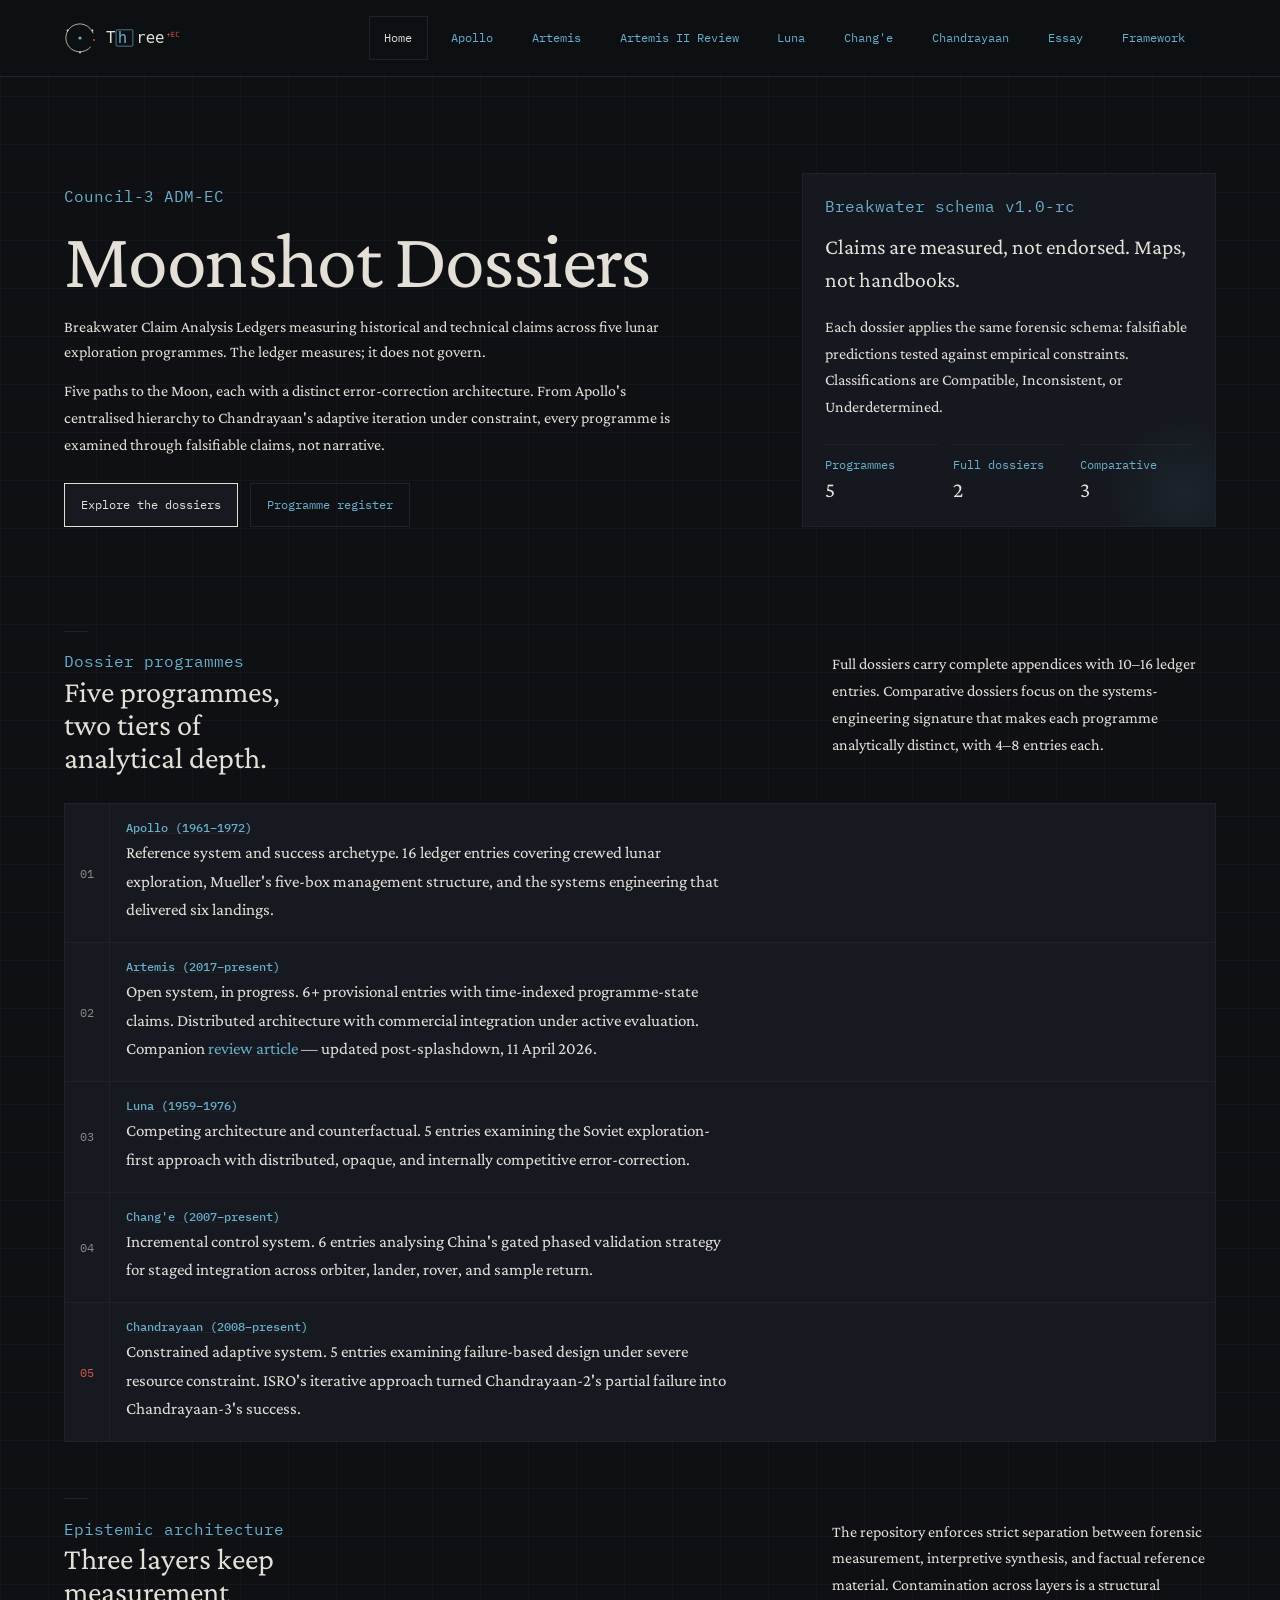
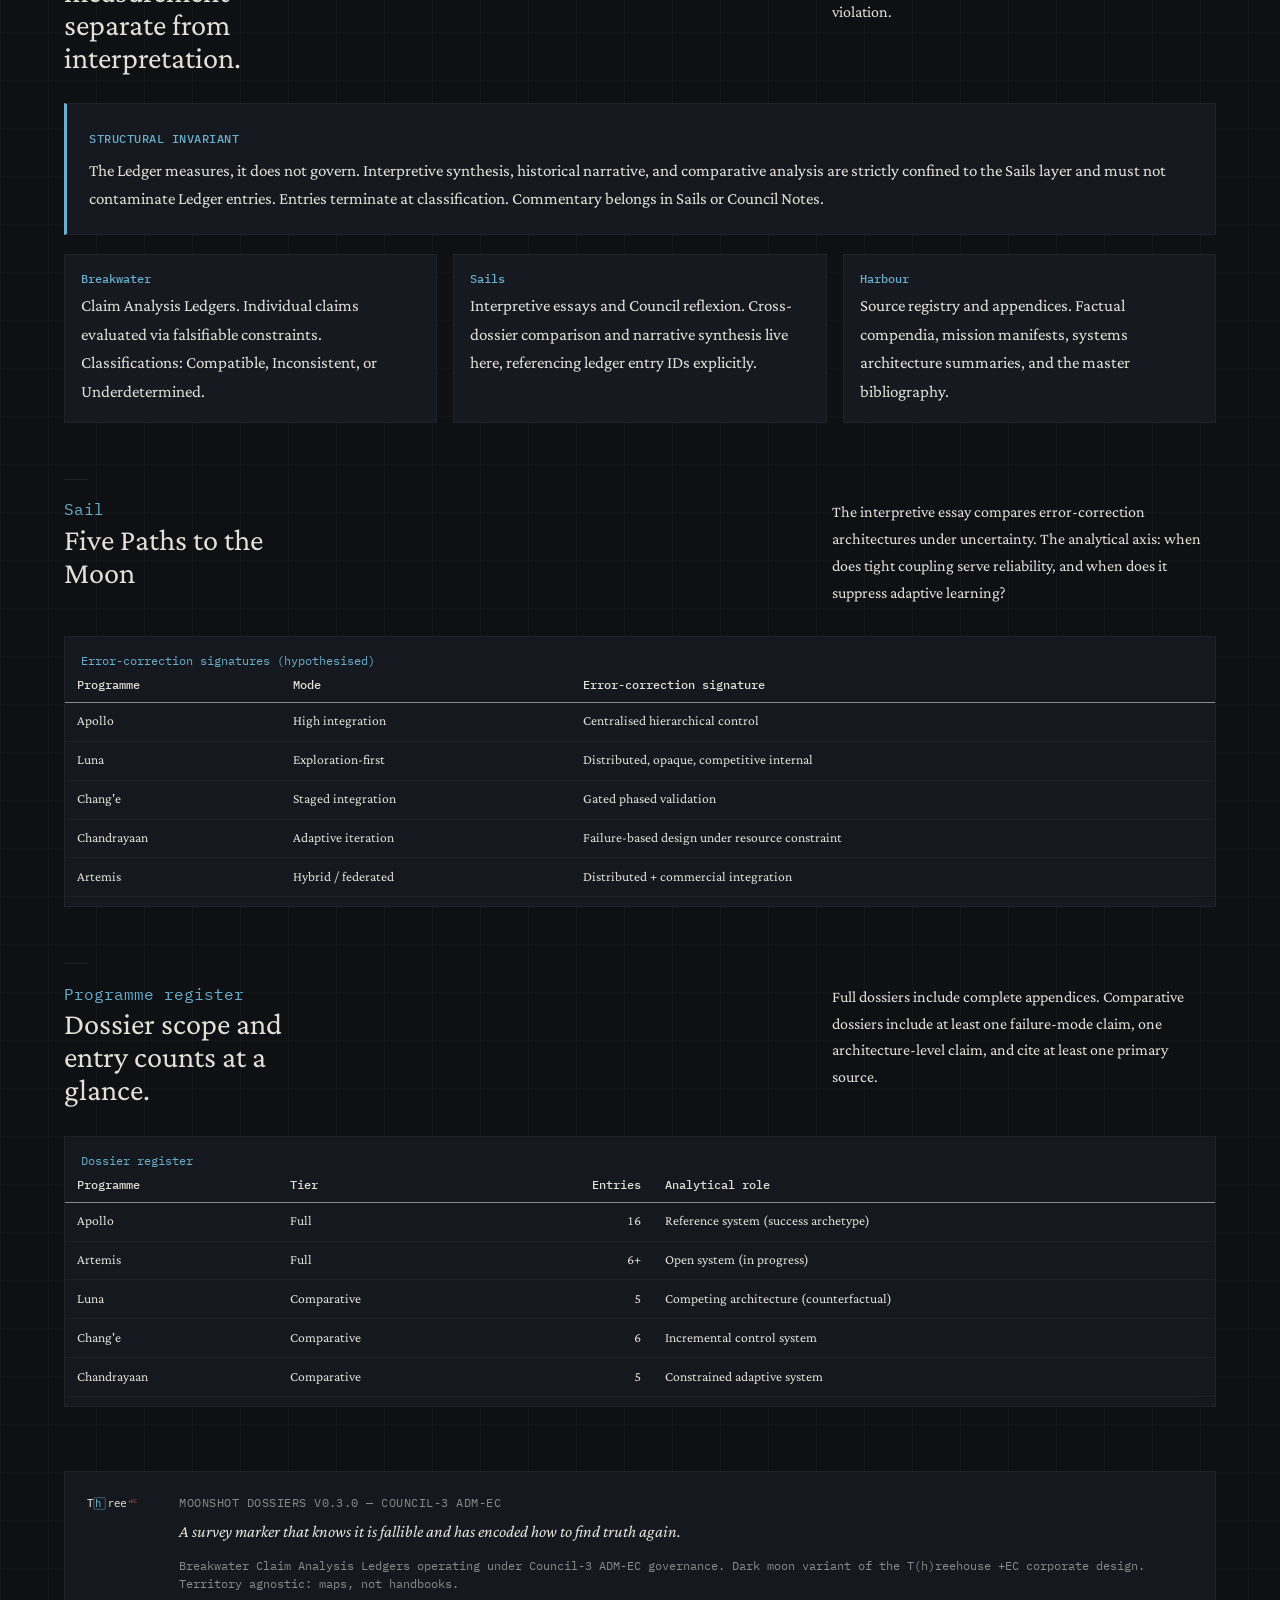
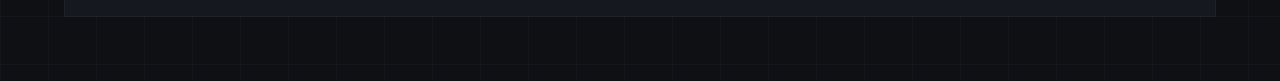
<file: docs/index.html>
<!DOCTYPE html>
<html lang="en">
<head>
  <meta charset="UTF-8">
  <meta name="viewport" content="width=device-width, initial-scale=1.0">
  <title>Moonshot Dossiers — Breakwater Claim Analysis</title>
  <link rel="icon" type="image/svg+xml" href="emblem-16.svg">
  <link rel="preconnect" href="https://fonts.googleapis.com">
  <link rel="preconnect" href="https://fonts.gstatic.com" crossorigin>
  <link rel="stylesheet" href="tokens.css">
  <style>
    :root {
      color-scheme: dark;
    }

    * {
      box-sizing: border-box;
    }

    html,
    body {
      margin: 0;
      min-height: 100%;
      background: var(--parchment);
      color: var(--ink);
    }

    body {
      font-family: var(--font-serif);
      font-size: 17px;
      line-height: 1.68;
      background-image:
        linear-gradient(to right, rgba(31, 34, 40, 0.35) 1px, transparent 1px),
        linear-gradient(to bottom, rgba(31, 34, 40, 0.35) 1px, transparent 1px);
      background-size: 3rem 3rem;
    }

    @media (max-width: 640px) {
      body {
        font-size: 16px;
      }
    }

    a,
    button,
    [role="button"],
    input,
    select,
    textarea {
      min-height: var(--min-target-aa);
    }

    a {
      color: var(--sea);
      text-decoration-color: var(--grid);
    }

    a:hover {
      text-decoration-color: var(--sea);
    }

    :focus-visible {
      outline: var(--focus-ring);
      outline-offset: var(--focus-offset);
    }

    @media (prefers-reduced-motion: no-preference) {
      html {
        scroll-behavior: smooth;
      }

      .reveal {
        opacity: 0;
        transform: translateY(1.1rem);
        animation: rise 720ms cubic-bezier(0.22, 1, 0.36, 1) forwards;
      }

      .reveal-delay-1 {
        animation-delay: 100ms;
      }

      .reveal-delay-2 {
        animation-delay: 200ms;
      }

      .reveal-delay-3 {
        animation-delay: 300ms;
      }
    }

    @media (prefers-reduced-motion: reduce) {
      *,
      *::before,
      *::after {
        animation-duration: 0.01ms !important;
        animation-iteration-count: 1 !important;
        transition-duration: 0.01ms !important;
        scroll-behavior: auto !important;
      }
    }

    @keyframes rise {
      from {
        opacity: 0;
        transform: translateY(1.1rem);
      }

      to {
        opacity: 1;
        transform: translateY(0);
      }
    }

    .skip-link {
      position: absolute;
      top: -100%;
      left: 0;
      padding: 0.75rem 1.5rem;
      background: var(--ink);
      color: var(--parchment);
      font-family: var(--font-mono);
      font-size: 0.75rem;
      z-index: 1000;
    }

    .skip-link:focus {
      top: 0;
    }

    .site-shell {
      width: min(calc(100% - 3rem), 72rem);
      margin: 0 auto;
    }

    .site-header {
      position: sticky;
      top: 0;
      z-index: 20;
      backdrop-filter: blur(10px);
      background: rgba(14, 16, 20, 0.88);
      border-bottom: 1px solid var(--grid);
    }

    @media (prefers-reduced-motion: no-preference) {
      .site-header {
        transition: transform 220ms ease;
      }
    }

    .site-header.is-hidden {
      transform: translateY(calc(-100% - 1px));
    }

    .site-header__inner {
      width: min(calc(100% - 3rem), 72rem);
      margin: 0 auto;
      display: grid;
      grid-template-columns: auto 1fr auto;
      gap: 1rem;
      align-items: center;
      padding: 1rem 0;
    }

    .brand-lockup {
      display: inline-flex;
      align-items: center;
      gap: 0.6rem;
      min-height: 44px;
      text-decoration: none;
      color: inherit;
    }

    .brand-lockup img:first-child {
      width: 32px;
      height: 32px;
      flex: none;
    }

    .brand-lockup img:last-child {
      width: 7.05rem;
      height: auto;
      flex: none;
    }

    .site-nav {
      justify-self: end;
    }

    .site-nav__list {
      display: flex;
      gap: 0.5rem;
      list-style: none;
      margin: 0;
      padding: 0;
    }

    .site-nav a,
    .nav-toggle {
      display: inline-flex;
      align-items: center;
      justify-content: center;
      min-height: var(--min-target);
      padding: 0.5rem 0.9rem;
      font-family: var(--font-mono);
      font-size: 0.75rem;
      line-height: 1.3;
      color: var(--sea);
      text-decoration: none;
      border: 1px solid transparent;
      background: transparent;
    }

    .site-nav a:hover,
    .site-nav a:focus-visible,
    .nav-toggle:hover,
    .nav-toggle:focus-visible {
      border-color: var(--grid);
      background: rgba(22, 25, 32, 0.88);
    }

    .site-nav a[aria-current="page"] {
      color: var(--ink);
      border-color: var(--grid);
    }

    .nav-toggle {
      display: none;
      cursor: pointer;
      justify-self: end;
    }

    main {
      display: block;
      padding: 0 0 4rem;
    }

    .hero {
      padding: 6rem 0 3rem;
      display: grid;
      grid-template-columns: minmax(0, 1.45fr) minmax(16rem, 0.85fr);
      gap: 2rem;
      align-items: end;
    }

    .eyebrow,
    .section-heading,
    .label,
    .research-callout__label,
    .hero-metrics dt,
    .table-caption {
      font-family: var(--font-mono);
      font-size: 0.75rem;
      line-height: 1.3;
    }

    .eyebrow,
    .section-heading,
    .label,
    .hero-metrics dt,
    .table-caption {
      color: var(--sea);
    }

    .hero h1 {
      max-width: 16ch;
      margin: 1rem 0 1rem;
      font-family: var(--font-serif);
      font-size: clamp(2.6rem, 7vw, 5rem);
      line-height: 0.96;
      font-weight: 400;
      letter-spacing: -0.02em;
    }

    .hero p {
      max-width: var(--measure);
      margin: 0 0 0.85rem;
      font-size: 1rem;
    }

    .hero-intro {
      font-size: 1.15rem;
      line-height: 1.55;
    }

    .hero-actions {
      display: flex;
      flex-wrap: wrap;
      gap: 0.75rem;
      margin-top: 1.5rem;
    }

    .button-link {
      display: inline-flex;
      align-items: center;
      justify-content: center;
      min-height: var(--min-target);
      padding: 0.65rem 1rem;
      border: 1px solid var(--ink);
      background: var(--warm-white);
      color: var(--ink);
      font-family: var(--font-mono);
      font-size: 0.75rem;
      line-height: 1.3;
      text-decoration: none;
    }

    .button-link--secondary {
      border-color: var(--grid);
      color: var(--sea);
      background: transparent;
    }

    .hero-panel,
    .research-callout,
    .demonstrator-table,
    .colophon {
      background: rgba(22, 25, 32, 0.92);
      border: 1px solid var(--grid);
    }

    .hero-panel {
      padding: 1.4rem;
      position: relative;
      overflow: clip;
    }

    .hero-panel::before {
      content: "";
      position: absolute;
      inset: auto -3rem -3rem auto;
      width: 10rem;
      height: 10rem;
      border-radius: 50%;
      background:
        radial-gradient(circle, rgba(106, 175, 204, 0.08) 0%, rgba(106, 175, 204, 0) 72%);
      pointer-events: none;
    }

    .hero-panel h2,
    .section-header p,
    .layer-copy p,
    .research-callout p,
    td {
      margin: 0;
    }

    .hero-panel h2 {
      font-family: var(--font-serif);
      font-size: 1.35rem;
      line-height: 1.55;
      font-weight: 400;
      margin-top: 0.4rem;
      margin-bottom: 1rem;
    }

    .hero-metrics {
      display: grid;
      grid-template-columns: repeat(3, minmax(0, 1fr));
      gap: 0.9rem;
      margin: 1.4rem 0 0;
    }

    .hero-metrics div {
      padding-top: 0.8rem;
      border-top: 1px solid var(--grid);
    }

    .hero-metrics dt {
      margin-bottom: 0.3rem;
    }

    .hero-metrics dd {
      margin: 0;
      font-family: var(--font-serif);
      font-size: 1.35rem;
      line-height: 1.2;
      color: var(--ink);
    }

    section {
      padding-top: 3.5rem;
    }

    .section-rule {
      width: 1.5rem;
      height: 1px;
      margin: 0 0 1.2rem;
      border: 0;
      background: var(--grid);
    }

    .section-header {
      display: grid;
      grid-template-columns: minmax(0, 1fr) minmax(15rem, 24rem);
      gap: 2rem;
      align-items: start;
      margin-bottom: 1.8rem;
    }

    .section-header h2 {
      margin: 0.25rem 0 0;
      font-family: var(--font-serif);
      font-size: 1.9rem;
      line-height: 1.08;
      font-weight: 400;
      max-width: 14ch;
    }

    .section-header p {
      max-width: 32rem;
      font-size: 1rem;
    }

    .layer-stack {
      display: grid;
      gap: 1px;
      border: 1px solid var(--grid);
      background: var(--grid);
    }

    .layer-row {
      display: grid;
      grid-template-columns: 2.8rem minmax(0, 1fr);
      background: var(--warm-white);
    }

    .layer-marker {
      display: flex;
      align-items: center;
      justify-content: center;
      border-right: 1px solid var(--grid);
      font-family: var(--font-mono);
      font-size: 0.75rem;
      line-height: 1.3;
      color: var(--stone);
    }

    .layer-row--gate .layer-marker,
    .layer-row--gate .label {
      color: var(--signal);
    }

    .layer-copy {
      padding: 1rem 1rem 1.1rem;
    }

    .layer-copy h3 {
      margin: 0 0 0.2rem;
      font-family: var(--font-mono);
      font-size: 0.75rem;
      line-height: 1.3;
      font-weight: 500;
    }

    .layer-copy p + p {
      margin-top: 0.55rem;
    }

    .layer-copy p {
      max-width: var(--measure);
    }

    .research-callout {
      padding: 1.25rem 1.25rem 1.25rem 1.4rem;
      border-left: 3px solid var(--sea);
    }

    .research-callout__label {
      display: inline-block;
      margin-bottom: 0.6rem;
      color: var(--sea);
      font-weight: 500;
      letter-spacing: 0.04em;
      text-transform: uppercase;
    }

    .evidence-grid {
      display: grid;
      grid-template-columns: repeat(3, minmax(0, 1fr));
      gap: 1rem;
      margin-top: 1.2rem;
    }

    .evidence-card {
      padding: 1rem;
      background: var(--warm-white);
      border: 1px solid var(--grid);
    }

    .evidence-card h3 {
      margin: 0 0 0.35rem;
      font-family: var(--font-mono);
      font-size: 0.75rem;
      line-height: 1.3;
      font-weight: 500;
      color: var(--sea);
    }

    .evidence-card p {
      margin: 0;
    }

    .table-wrap {
      overflow-x: auto;
      -webkit-overflow-scrolling: touch;
      margin-inline: calc(-1 * var(--gutter));
      padding-inline: var(--gutter);
    }

    .table-wrap:focus-visible {
      outline: var(--focus-ring);
      outline-offset: 0.25rem;
    }

    .table-wrap::after {
      content: "";
      position: sticky;
      right: 0;
      display: block;
      width: 1.5rem;
      height: 1px;
      margin-left: auto;
      background: linear-gradient(to left, var(--parchment), transparent);
      pointer-events: none;
    }

    .table-caption {
      display: block;
      padding: 1rem 1rem 0;
      color: var(--sea);
    }

    table {
      width: 100%;
      border-collapse: collapse;
      border-spacing: 0;
      font-variant-numeric: tabular-nums;
      margin: 0;
    }

    thead th {
      font-family: var(--font-mono);
      font-weight: 500;
      font-size: 0.75rem;
      line-height: 1.3;
      color: var(--ink);
      text-align: left;
      padding: 0.55rem 0.75rem;
      border-bottom: 1px solid var(--stone);
      vertical-align: bottom;
    }

    tbody td {
      font-family: var(--font-serif);
      font-size: 0.85rem;
      line-height: 1.5;
      color: var(--ink);
      padding: 0.55rem 0.75rem;
      border-bottom: 1px solid var(--grid);
      vertical-align: top;
    }

    th.num,
    td.num {
      text-align: right;
      font-variant-numeric: tabular-nums;
    }

    @media (hover: hover) {
      tbody tr:hover {
        background: var(--warm-white);
      }
    }

    .demonstrator-table {
      padding-bottom: 0.5rem;
    }

    .colophon {
      margin-top: 4rem;
      padding: 1.4rem;
      display: grid;
      grid-template-columns: auto 1fr;
      gap: 1rem;
      align-items: start;
    }

    .colophon img {
      width: 4.75rem;
      height: auto;
    }

    .colophon p {
      margin: 0;
    }

    .colophon .status {
      font-family: var(--font-mono);
      font-size: 0.75rem;
      line-height: 1.3;
      letter-spacing: 0.04em;
      text-transform: uppercase;
      color: var(--stone);
    }

    .colophon .maxim {
      margin-top: 0.45rem;
      font-style: italic;
    }

    .colophon .meta {
      margin-top: 0.7rem;
      font-family: var(--font-mono);
      font-size: 0.75rem;
      line-height: 1.5;
      color: var(--stone);
    }

    @media (max-width: 880px) {
      .hero,
      .section-header,
      .evidence-grid {
        grid-template-columns: 1fr;
      }
    }

    @media (max-width: 640px) {
      .site-shell,
      .site-header__inner {
        width: min(calc(100% - 2.5rem), 72rem);
      }

      .site-header__inner {
        padding: 0.7rem 0;
      }

      .site-header__inner {
        grid-template-columns: auto auto;
      }

      .site-nav {
        grid-column: 1 / -1;
        justify-self: stretch;
      }

      .site-nav[data-open="false"] {
        display: none;
      }

      .site-nav__list {
        flex-direction: column;
        gap: 0.35rem;
        padding-top: 0.4rem;
      }

      .site-nav a {
        justify-content: flex-start;
      }

      .nav-toggle {
        display: inline-flex;
      }

      .hero {
        padding-top: 4rem;
      }

      section {
        padding-top: 2.5rem;
      }

      .section-rule {
        margin-bottom: 1rem;
      }

      .layer-row {
        grid-template-columns: 2.2rem minmax(0, 1fr);
      }

      .hero-metrics {
        grid-template-columns: 1fr;
      }

      table.stackable thead {
        display: none;
      }

      table.stackable tr {
        display: block;
        padding: 0.75rem 0;
        border-bottom: 1px solid var(--grid);
      }

      table.stackable td {
        display: block;
        padding: 0.4rem 0.75rem;
        border: none;
        font-size: 0.85rem;
      }

      table.stackable td::before {
        content: attr(data-label);
        display: block;
        font-family: var(--font-mono);
        font-size: 0.75rem;
        line-height: 1.3;
        font-weight: 500;
        color: var(--stone);
        margin-bottom: 0.15rem;
      }

      .colophon {
        grid-template-columns: 1fr;
      }
    }
  </style>
</head>
<body>
  <a href="#content" class="skip-link">Skip to content</a>
  <header class="site-header">
    <div class="site-header__inner">
      <a class="brand-lockup" href="#top" aria-label="Moonshot Dossiers home">
        <img src="emblem-64.svg" alt="T(h)reehouse +EC emblem">
        <img src="wordmark-full.svg" alt="T[h]ree +EC wordmark">
      </a>
      <button
        class="nav-toggle"
        type="button"
        aria-expanded="false"
        aria-controls="site-nav"
        aria-label="Toggle navigation"
      >
        Menu
      </button>
      <nav class="site-nav" id="site-nav" aria-label="Primary" data-open="true">
        <ul class="site-nav__list">
          <li><a href="index.html" aria-current="page">Home</a></li>
          <li><a href="apollo.html">Apollo</a></li>
          <li><a href="artemis.html">Artemis</a></li>
          <li><a href="artemis-review.html">Artemis II Review</a></li>
          <li><a href="luna.html">Luna</a></li>
          <li><a href="change.html">Chang'e</a></li>
          <li><a href="chandrayaan.html">Chandrayaan</a></li>
          <li><a href="five-paths.html">Essay</a></li>
          <li><a href="framework.html">Framework</a></li>
        </ul>
      </nav>
    </div>
  </header>

  <main id="content">
    <div class="site-shell">
      <section class="hero" id="top" aria-labelledby="hero-title">
        <div class="reveal">
          <p class="eyebrow">Council-3 ADM-EC</p>
          <h1 id="hero-title">Moonshot Dossiers</h1>
          <p class="hero-intro">
            Breakwater Claim Analysis Ledgers measuring historical and technical claims
            across five lunar exploration programmes. The ledger measures; it does not govern.
          </p>
          <p>
            Five paths to the Moon, each with a distinct error-correction architecture.
            From Apollo's centralised hierarchy to Chandrayaan's adaptive iteration under constraint,
            every programme is examined through falsifiable claims, not narrative.
          </p>
          <div class="hero-actions">
            <a class="button-link" href="#dossiers">Explore the dossiers</a>
            <a class="button-link button-link--secondary" href="#register">Programme register</a>
          </div>
        </div>

        <aside class="hero-panel reveal reveal-delay-1" aria-labelledby="hero-panel-title">
          <p class="label">Breakwater schema v1.0-rc</p>
          <h2 id="hero-panel-title">Claims are measured, not endorsed. Maps, not handbooks.</h2>
          <p>
            Each dossier applies the same forensic schema: falsifiable predictions tested against
            empirical constraints. Classifications are Compatible, Inconsistent, or Underdetermined.
          </p>
          <dl class="hero-metrics" aria-label="Dossier metrics">
            <div>
              <dt>Programmes</dt>
              <dd>5</dd>
            </div>
            <div>
              <dt>Full dossiers</dt>
              <dd>2</dd>
            </div>
            <div>
              <dt>Comparative</dt>
              <dd>3</dd>
            </div>
          </dl>
        </aside>
      </section>

      <section id="dossiers" aria-labelledby="dossiers-title">
        <hr class="section-rule">
        <div class="section-header reveal reveal-delay-1">
          <div>
            <p class="section-heading">Dossier programmes</p>
            <h2 id="dossiers-title">Five programmes, two tiers of analytical depth.</h2>
          </div>
          <p>
            Full dossiers carry complete appendices with 10&ndash;16 ledger entries.
            Comparative dossiers focus on the systems-engineering signature that makes each
            programme analytically distinct, with 4&ndash;8 entries each.
          </p>
        </div>

        <div class="layer-stack reveal reveal-delay-2" aria-label="Programme layer stack">
          <article class="layer-row">
            <div class="layer-marker">01</div>
            <div class="layer-copy">
              <h3 class="label"><a href="apollo.html">Apollo (1961&ndash;1972)</a></h3>
              <p>
                Reference system and success archetype. 16 ledger entries covering crewed lunar exploration,
                Mueller's five-box management structure, and the systems engineering that delivered six landings.
              </p>
            </div>
          </article>
          <article class="layer-row">
            <div class="layer-marker">02</div>
            <div class="layer-copy">
              <h3 class="label"><a href="artemis.html">Artemis (2017&ndash;present)</a></h3>
              <p>
                Open system, in progress. 6+ provisional entries with time-indexed programme-state claims.
                Distributed architecture with commercial integration under active evaluation.
                Companion <a href="artemis-review.html">review article</a> &mdash; updated post-splashdown,
                11 April 2026.
              </p>
            </div>
          </article>
          <article class="layer-row">
            <div class="layer-marker">03</div>
            <div class="layer-copy">
              <h3 class="label"><a href="luna.html">Luna (1959&ndash;1976)</a></h3>
              <p>
                Competing architecture and counterfactual. 5 entries examining the Soviet exploration-first
                approach with distributed, opaque, and internally competitive error-correction.
              </p>
            </div>
          </article>
          <article class="layer-row">
            <div class="layer-marker">04</div>
            <div class="layer-copy">
              <h3 class="label"><a href="change.html">Chang'e (2007&ndash;present)</a></h3>
              <p>
                Incremental control system. 6 entries analysing China's gated phased validation
                strategy for staged integration across orbiter, lander, rover, and sample return.
              </p>
            </div>
          </article>
          <article class="layer-row layer-row--gate">
            <div class="layer-marker">05</div>
            <div class="layer-copy">
              <h3 class="label"><a href="chandrayaan.html">Chandrayaan (2008&ndash;present)</a></h3>
              <p>
                Constrained adaptive system. 5 entries examining failure-based design under severe resource
                constraint. ISRO's iterative approach turned Chandrayaan-2's partial failure into
                Chandrayaan-3's success.
              </p>
            </div>
          </article>
        </div>
      </section>

      <section id="architecture" aria-labelledby="architecture-title">
        <hr class="section-rule">
        <div class="section-header reveal">
          <div>
            <p class="section-heading">Epistemic architecture</p>
            <h2 id="architecture-title">Three layers keep measurement separate from interpretation.</h2>
          </div>
          <p>
            The repository enforces strict separation between forensic measurement, interpretive
            synthesis, and factual reference material. Contamination across layers is a structural violation.
          </p>
        </div>

        <div class="research-callout reveal reveal-delay-1">
          <span class="research-callout__label">Structural invariant</span>
          <p>
            The Ledger measures, it does not govern. Interpretive synthesis, historical narrative, and
            comparative analysis are strictly confined to the Sails layer and must not contaminate
            Ledger entries. Entries terminate at classification. Commentary belongs in Sails or Council Notes.
          </p>
        </div>

        <div class="evidence-grid reveal reveal-delay-2" id="layers">
          <article class="evidence-card">
            <h3>Breakwater</h3>
            <p>
              Claim Analysis Ledgers. Individual claims evaluated via falsifiable constraints.
              Classifications: Compatible, Inconsistent, or Underdetermined.
            </p>
          </article>
          <article class="evidence-card">
            <h3>Sails</h3>
            <p>
              Interpretive essays and Council reflexion. Cross-dossier comparison and narrative
              synthesis live here, referencing ledger entry IDs explicitly.
            </p>
          </article>
          <article class="evidence-card">
            <h3>Harbour</h3>
            <p>
              Source registry and appendices. Factual compendia, mission manifests, systems architecture
              summaries, and the master bibliography.
            </p>
          </article>
        </div>
      </section>

      <section id="essay" aria-labelledby="essay-title">
        <hr class="section-rule">
        <div class="section-header reveal">
          <div>
            <p class="section-heading">Sail</p>
            <h2 id="essay-title">Five Paths to the Moon</h2>
          </div>
          <p>
            The interpretive essay compares error-correction architectures under uncertainty.
            The analytical axis: when does tight coupling serve reliability, and when does it suppress adaptive learning?
          </p>
        </div>

        <div class="demonstrator-table reveal reveal-delay-1">
          <span class="table-caption" id="ec-caption">Error-correction signatures (hypothesised)</span>
          <div class="table-wrap" role="region" aria-labelledby="ec-caption" tabindex="0">
            <table class="stackable">
              <thead>
                <tr>
                  <th scope="col">Programme</th>
                  <th scope="col">Mode</th>
                  <th scope="col">Error-correction signature</th>
                </tr>
              </thead>
              <tbody>
                <tr>
                  <td data-label="Programme">Apollo</td>
                  <td data-label="Mode">High integration</td>
                  <td data-label="EC signature">Centralised hierarchical control</td>
                </tr>
                <tr>
                  <td data-label="Programme">Luna</td>
                  <td data-label="Mode">Exploration-first</td>
                  <td data-label="EC signature">Distributed, opaque, competitive internal</td>
                </tr>
                <tr>
                  <td data-label="Programme">Chang'e</td>
                  <td data-label="Mode">Staged integration</td>
                  <td data-label="EC signature">Gated phased validation</td>
                </tr>
                <tr>
                  <td data-label="Programme">Chandrayaan</td>
                  <td data-label="Mode">Adaptive iteration</td>
                  <td data-label="EC signature">Failure-based design under resource constraint</td>
                </tr>
                <tr>
                  <td data-label="Programme">Artemis</td>
                  <td data-label="Mode">Hybrid / federated</td>
                  <td data-label="EC signature">Distributed + commercial integration</td>
                </tr>
              </tbody>
            </table>
          </div>
        </div>
      </section>

      <section id="register" aria-labelledby="register-title">
        <hr class="section-rule">
        <div class="section-header reveal">
          <div>
            <p class="section-heading">Programme register</p>
            <h2 id="register-title">Dossier scope and entry counts at a glance.</h2>
          </div>
          <p>
            Full dossiers include complete appendices. Comparative dossiers include at least one
            failure-mode claim, one architecture-level claim, and cite at least one primary source.
          </p>
        </div>

        <div class="demonstrator-table reveal reveal-delay-1">
          <span class="table-caption" id="register-caption">Dossier register</span>
          <div class="table-wrap" role="region" aria-labelledby="register-caption" tabindex="0">
            <table class="stackable">
              <thead>
                <tr>
                  <th scope="col">Programme</th>
                  <th scope="col">Tier</th>
                  <th scope="col" class="num">Entries</th>
                  <th scope="col">Analytical role</th>
                </tr>
              </thead>
              <tbody>
                <tr>
                  <td data-label="Programme">Apollo</td>
                  <td data-label="Tier">Full</td>
                  <td data-label="Entries" class="num">16</td>
                  <td data-label="Role">Reference system (success archetype)</td>
                </tr>
                <tr>
                  <td data-label="Programme">Artemis</td>
                  <td data-label="Tier">Full</td>
                  <td data-label="Entries" class="num">6+</td>
                  <td data-label="Role">Open system (in progress)</td>
                </tr>
                <tr>
                  <td data-label="Programme">Luna</td>
                  <td data-label="Tier">Comparative</td>
                  <td data-label="Entries" class="num">5</td>
                  <td data-label="Role">Competing architecture (counterfactual)</td>
                </tr>
                <tr>
                  <td data-label="Programme">Chang'e</td>
                  <td data-label="Tier">Comparative</td>
                  <td data-label="Entries" class="num">6</td>
                  <td data-label="Role">Incremental control system</td>
                </tr>
                <tr>
                  <td data-label="Programme">Chandrayaan</td>
                  <td data-label="Tier">Comparative</td>
                  <td data-label="Entries" class="num">5</td>
                  <td data-label="Role">Constrained adaptive system</td>
                </tr>
              </tbody>
            </table>
          </div>
        </div>
      </section>

      <footer class="colophon reveal reveal-delay-2">
        <img src="wordmark-full.svg" alt="T[h]ree +EC wordmark">
        <div>
          <p class="status">Moonshot Dossiers v0.3.0 &mdash; Council-3 ADM-EC</p>
          <p class="maxim">A survey marker that knows it is fallible and has encoded how to find truth again.</p>
          <p class="meta">
            Breakwater Claim Analysis Ledgers operating under Council-3 ADM-EC governance.
            Dark moon variant of the T(h)reehouse +EC corporate design.
            Territory agnostic: maps, not handbooks.
          </p>
        </div>
      </footer>
    </div>
  </main>

  <script>
    const header = document.querySelector(".site-header");
    const toggle = document.querySelector(".nav-toggle");
    const nav = document.querySelector("#site-nav");
    const mobileQuery = window.matchMedia("(max-width: 640px)");
    let lastScrollY = window.scrollY;

    const syncNavState = () => {
      const mobile = mobileQuery.matches;
      const expanded = toggle.getAttribute("aria-expanded") === "true";

      if (!mobile) {
        nav.dataset.open = "true";
        header.classList.remove("is-hidden");
        return;
      }

      nav.dataset.open = expanded ? "true" : "false";

      if (expanded) {
        header.classList.remove("is-hidden");
      }
    };

    toggle.addEventListener("click", () => {
      const expanded = toggle.getAttribute("aria-expanded") === "true";
      toggle.setAttribute("aria-expanded", String(!expanded));
      syncNavState();
    });

    const revealHeader = () => {
      header.classList.remove("is-hidden");
    };

    nav.addEventListener("focusin", revealHeader);
    toggle.addEventListener("focus", revealHeader);

    window.addEventListener("scroll", () => {
      if (!mobileQuery.matches) {
        lastScrollY = window.scrollY;
        return;
      }

      const expanded = toggle.getAttribute("aria-expanded") === "true";
      const currentScrollY = window.scrollY;

      if (expanded || currentScrollY <= 8 || currentScrollY < lastScrollY) {
        header.classList.remove("is-hidden");
      } else if (currentScrollY > lastScrollY + 8) {
        header.classList.add("is-hidden");
      }

      lastScrollY = currentScrollY;
    }, { passive: true });

    window.addEventListener("resize", syncNavState);
    syncNavState();
  </script>
</body>
</html>
</file>
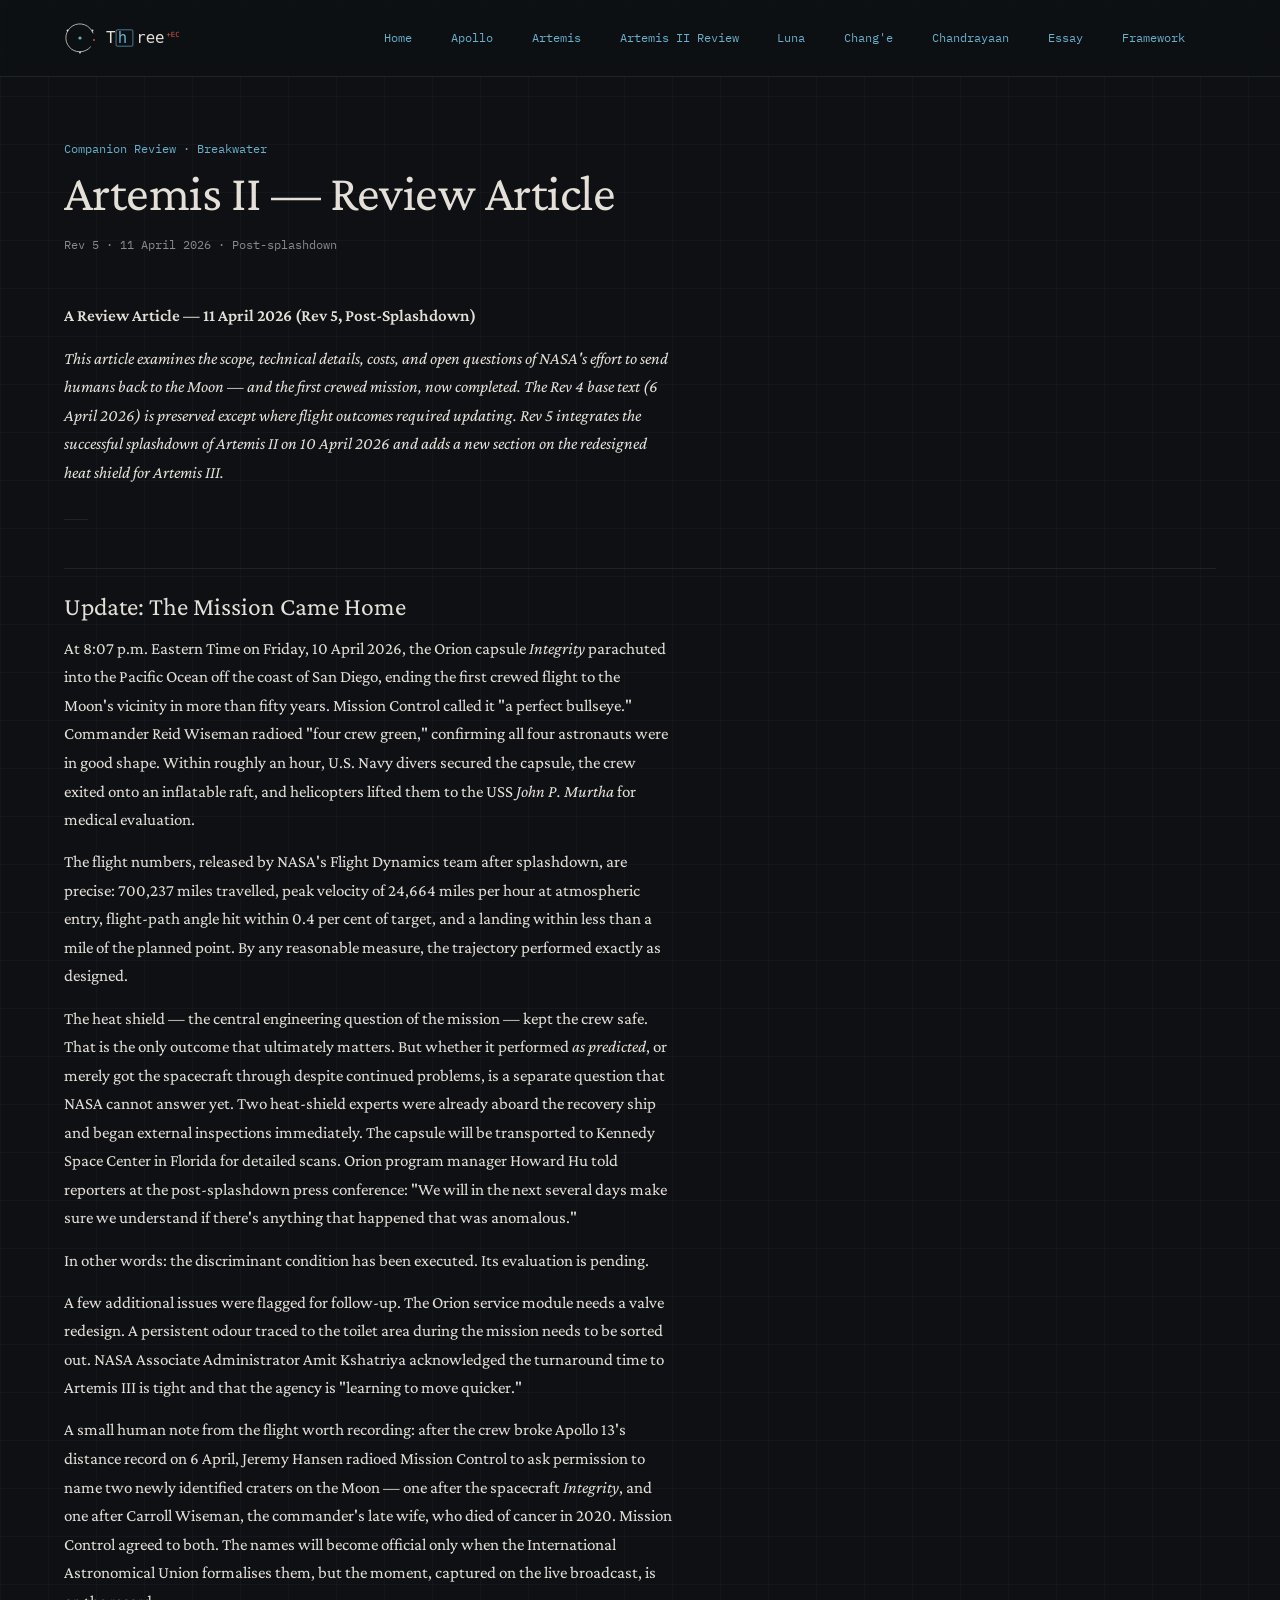
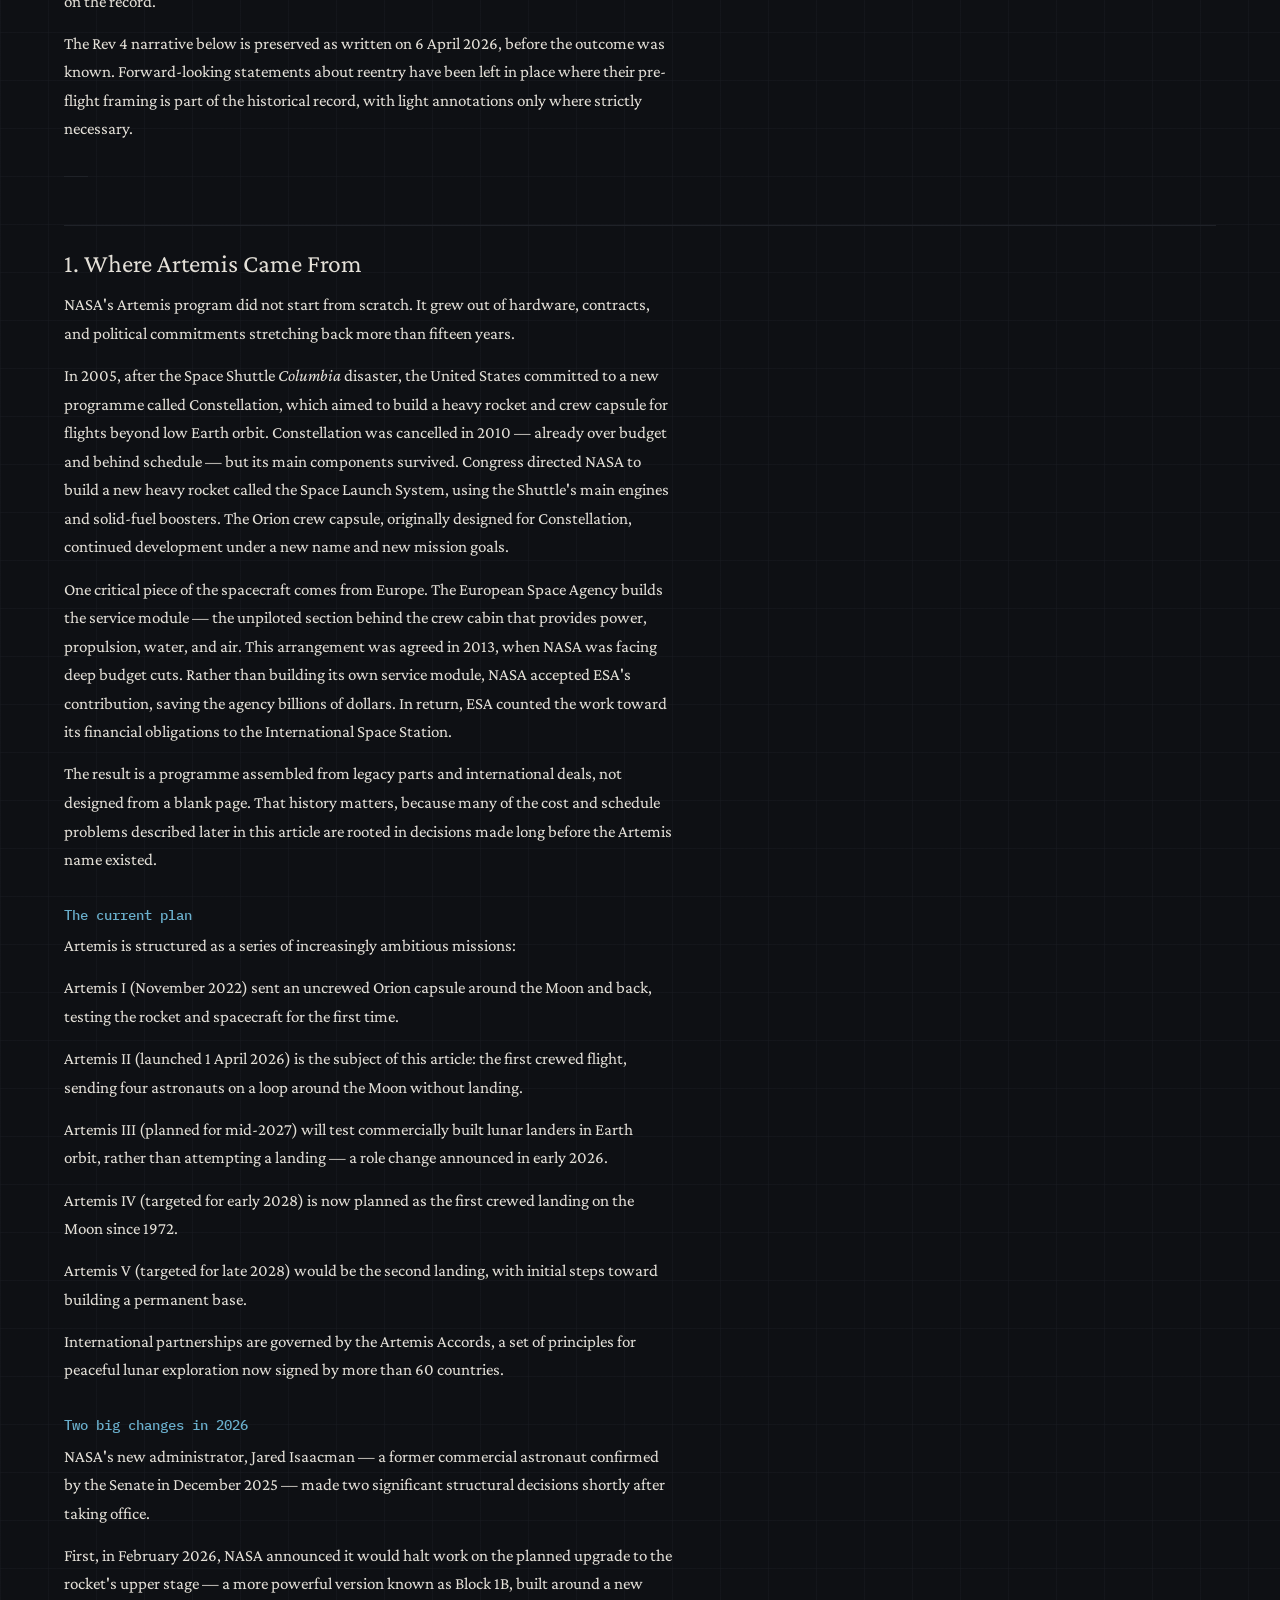
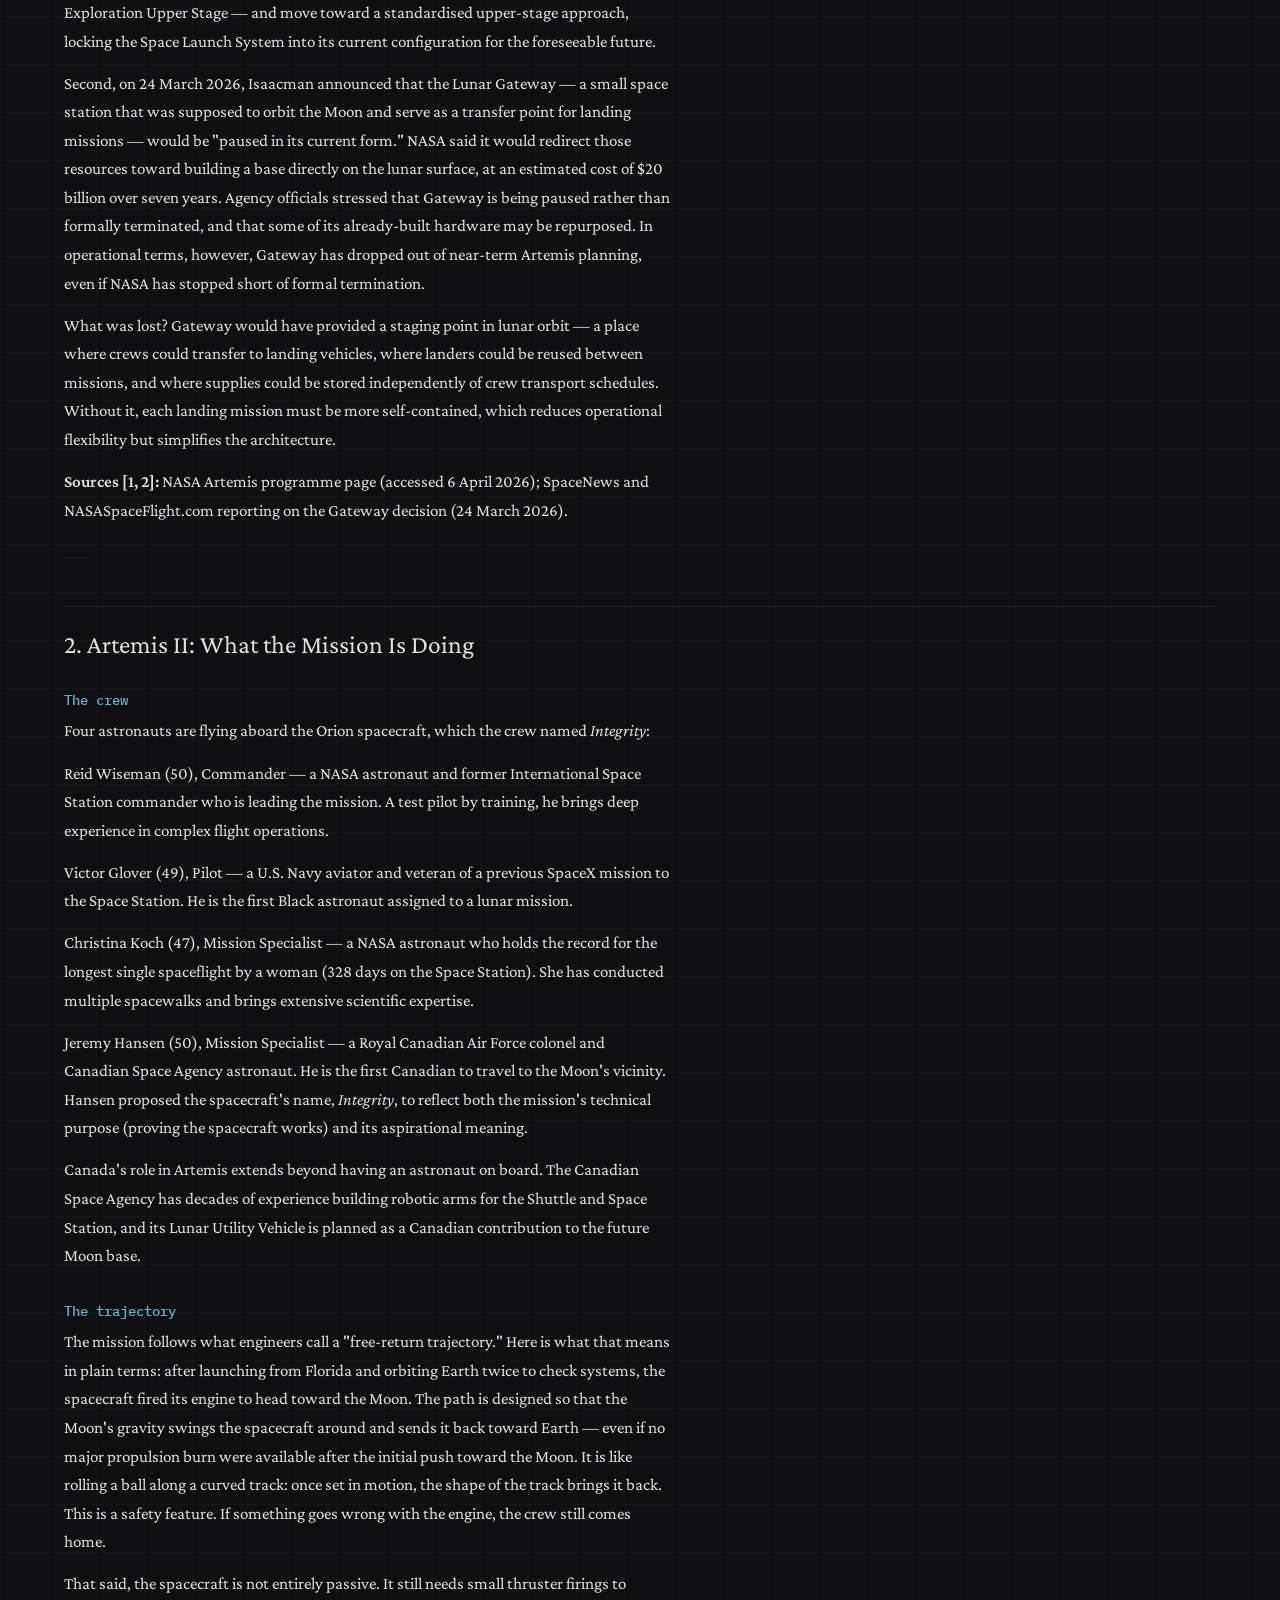
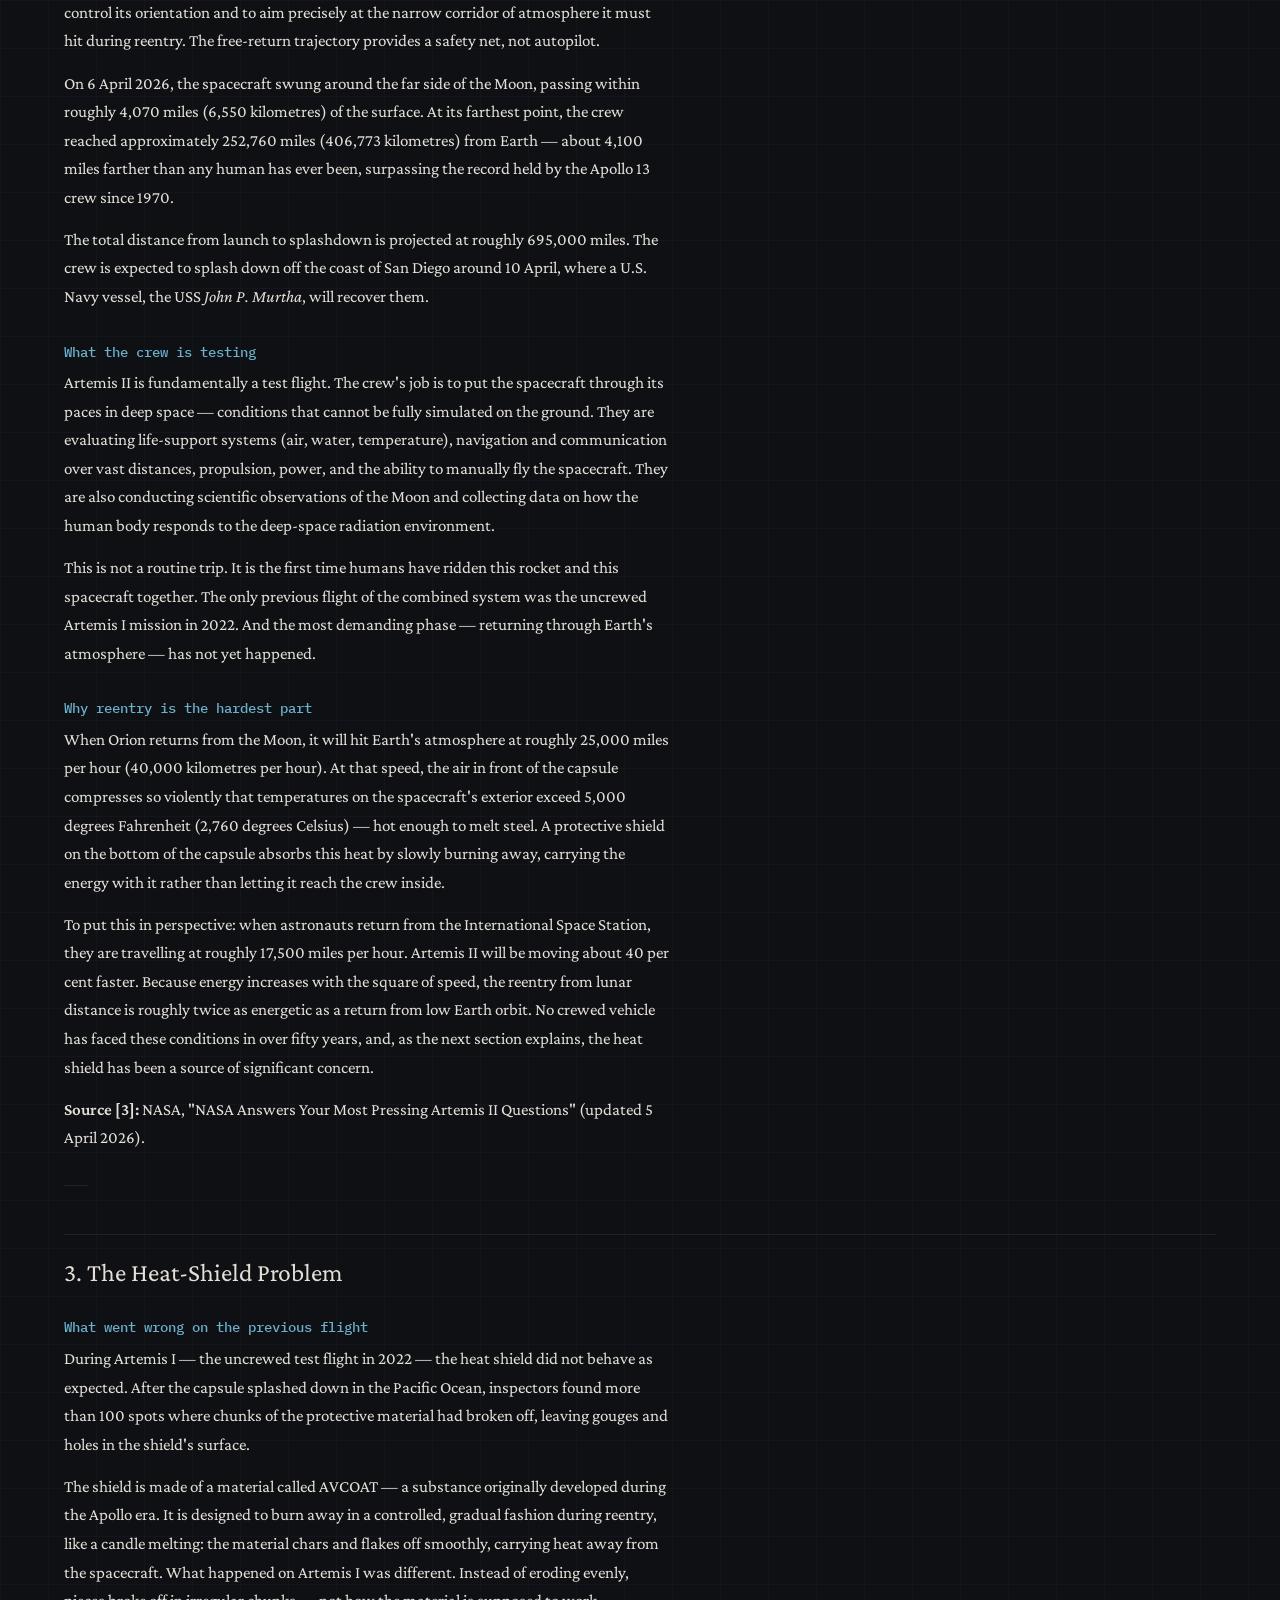
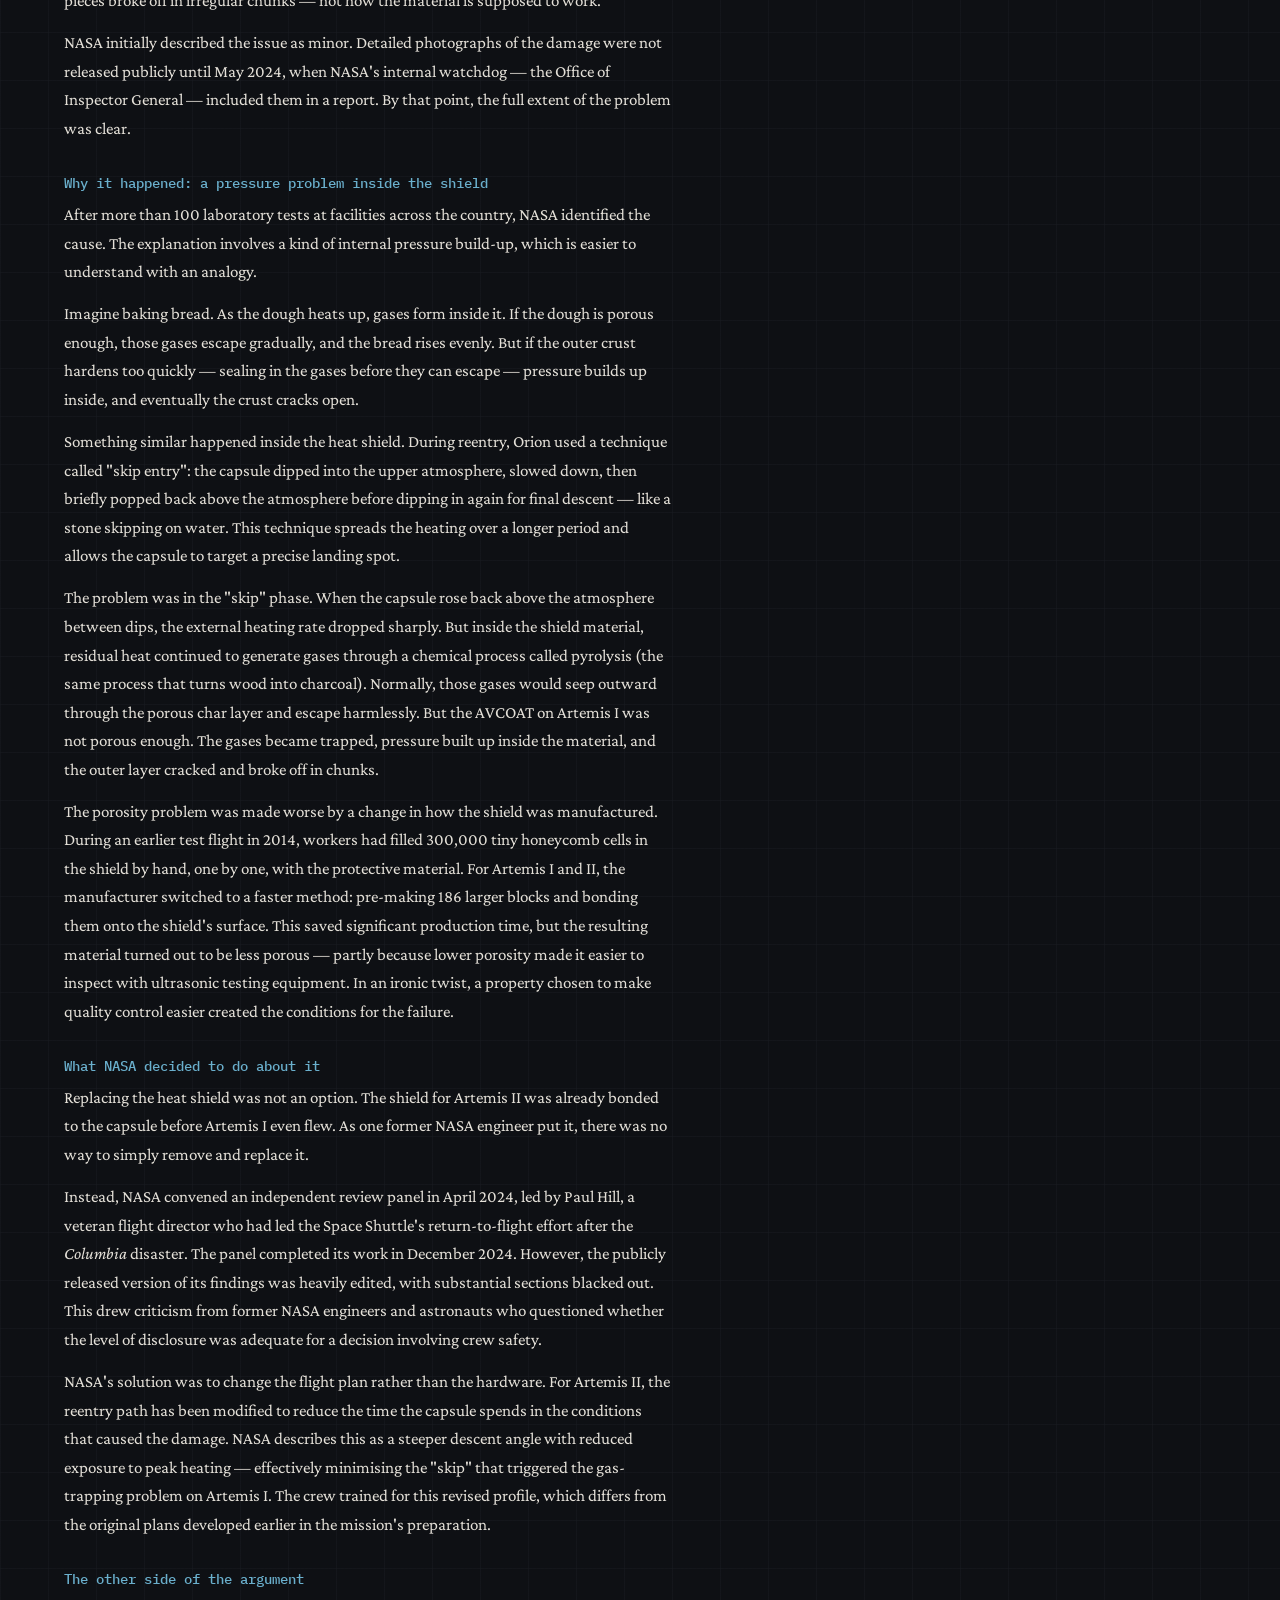
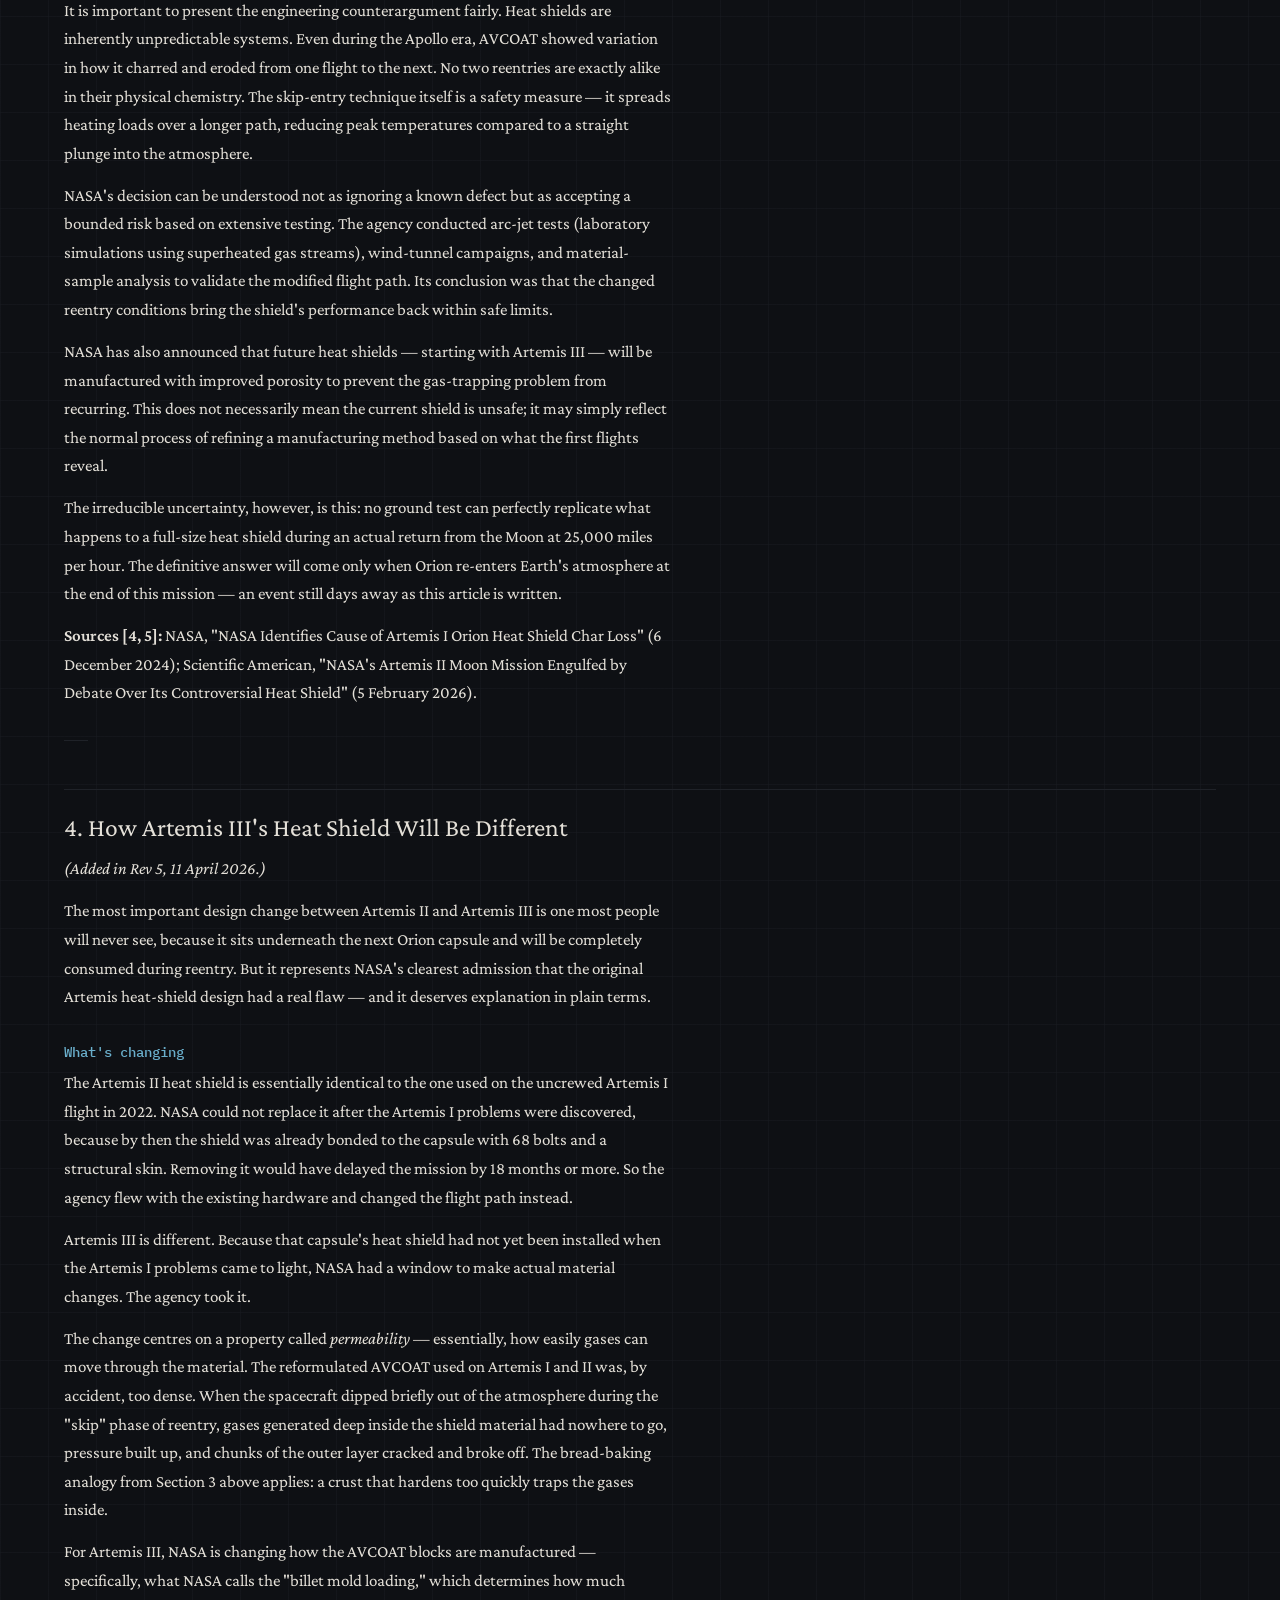
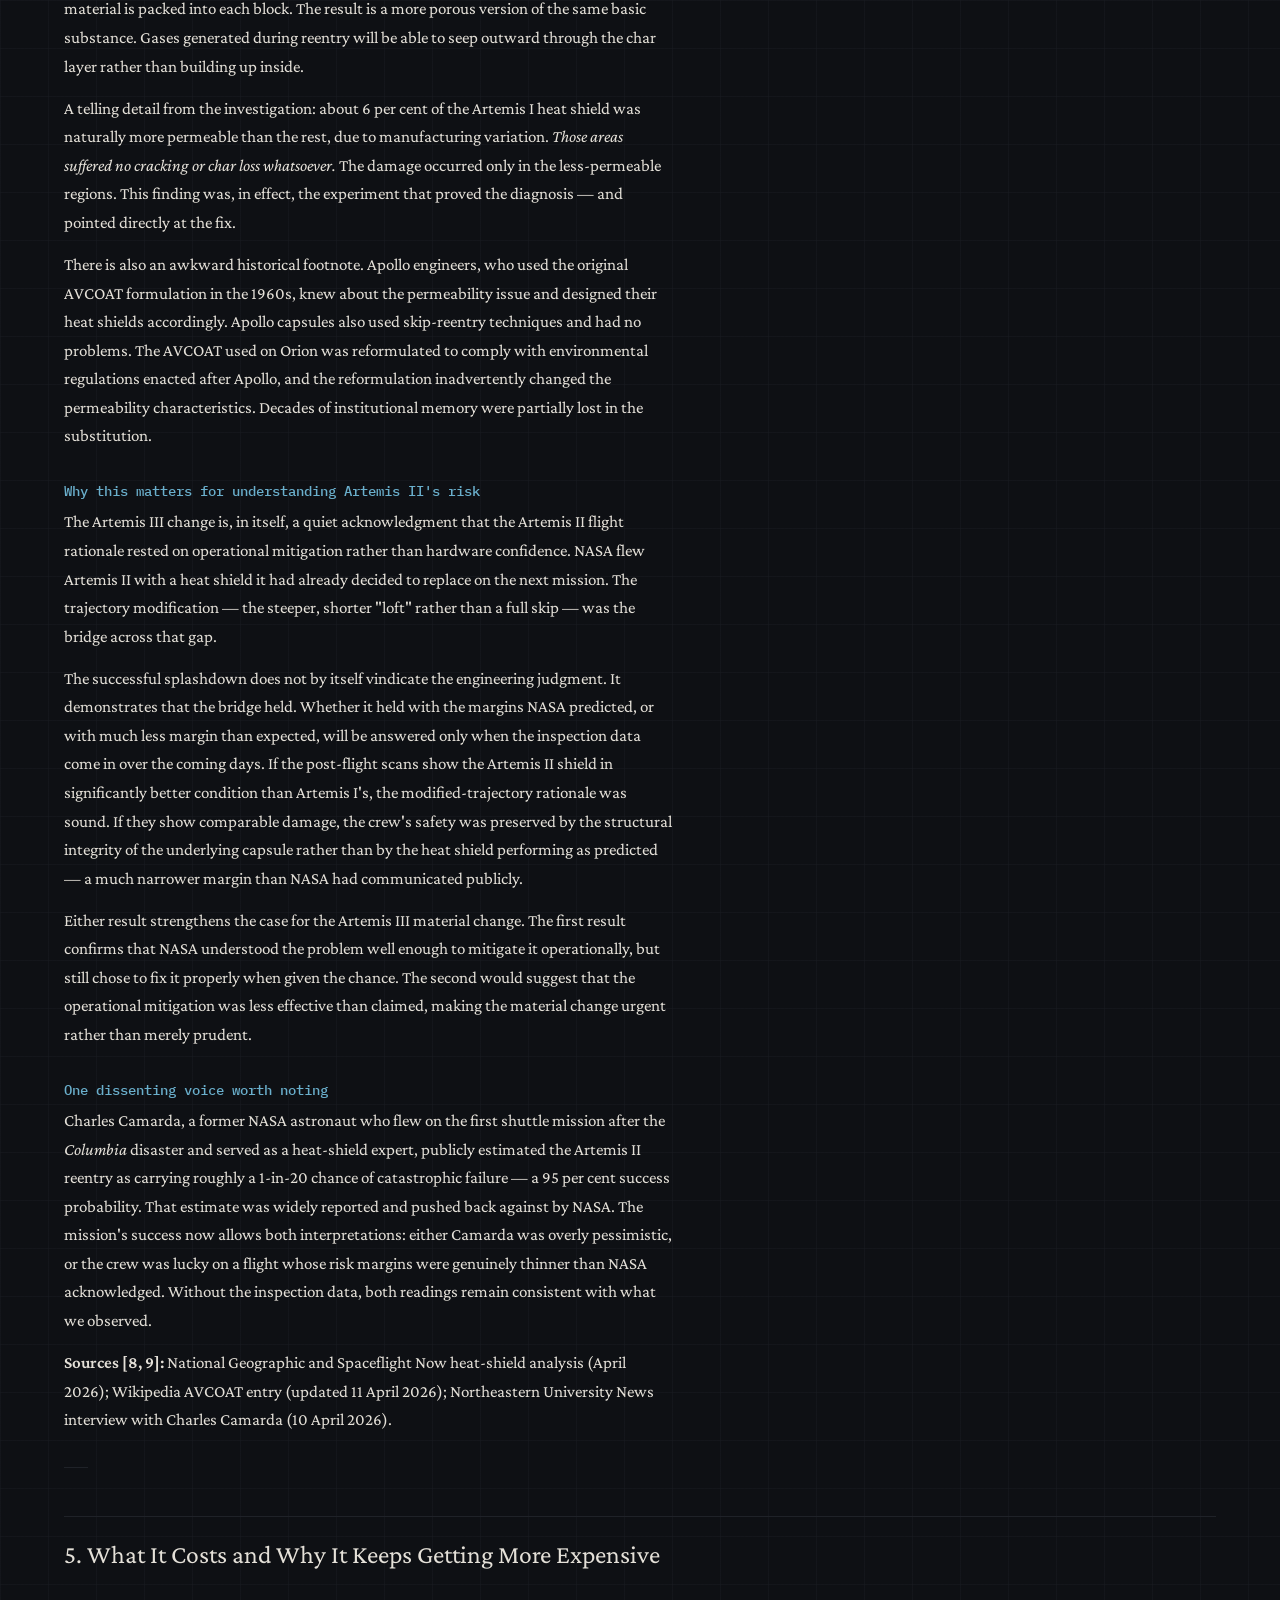
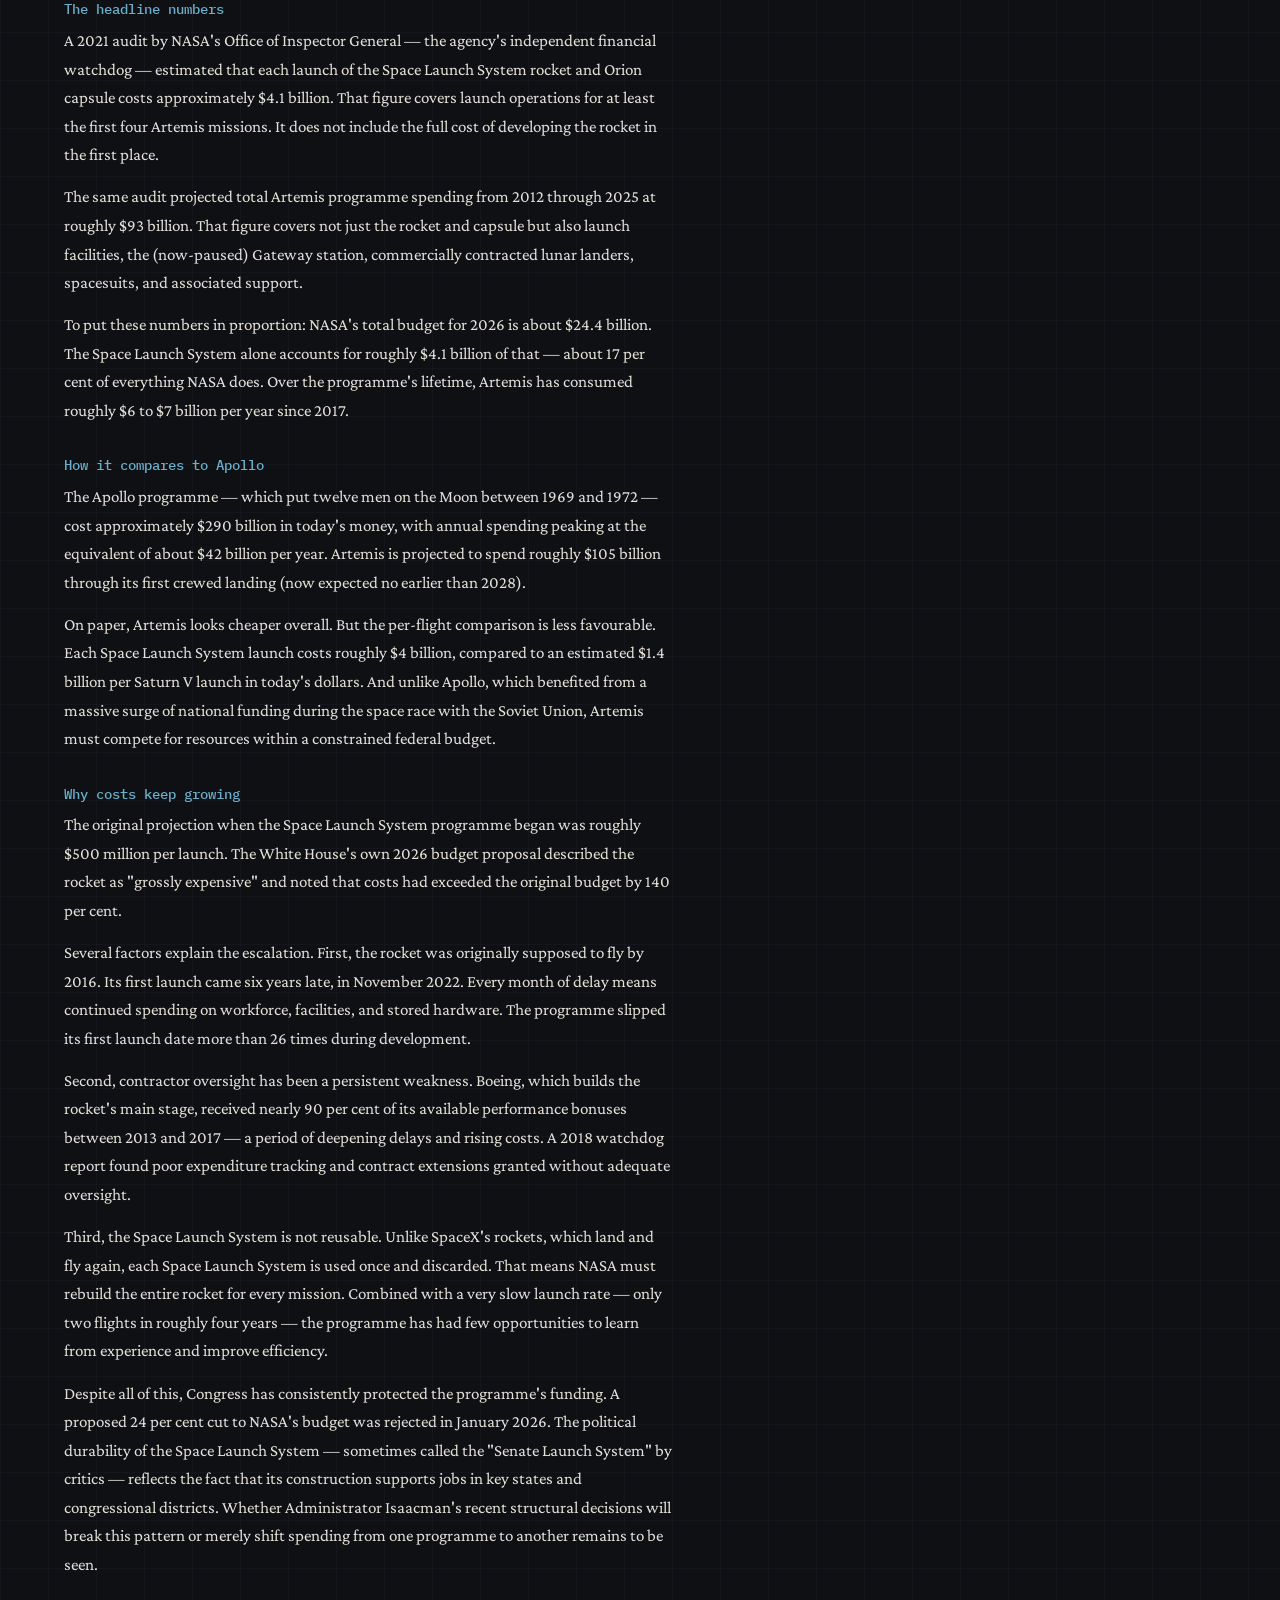
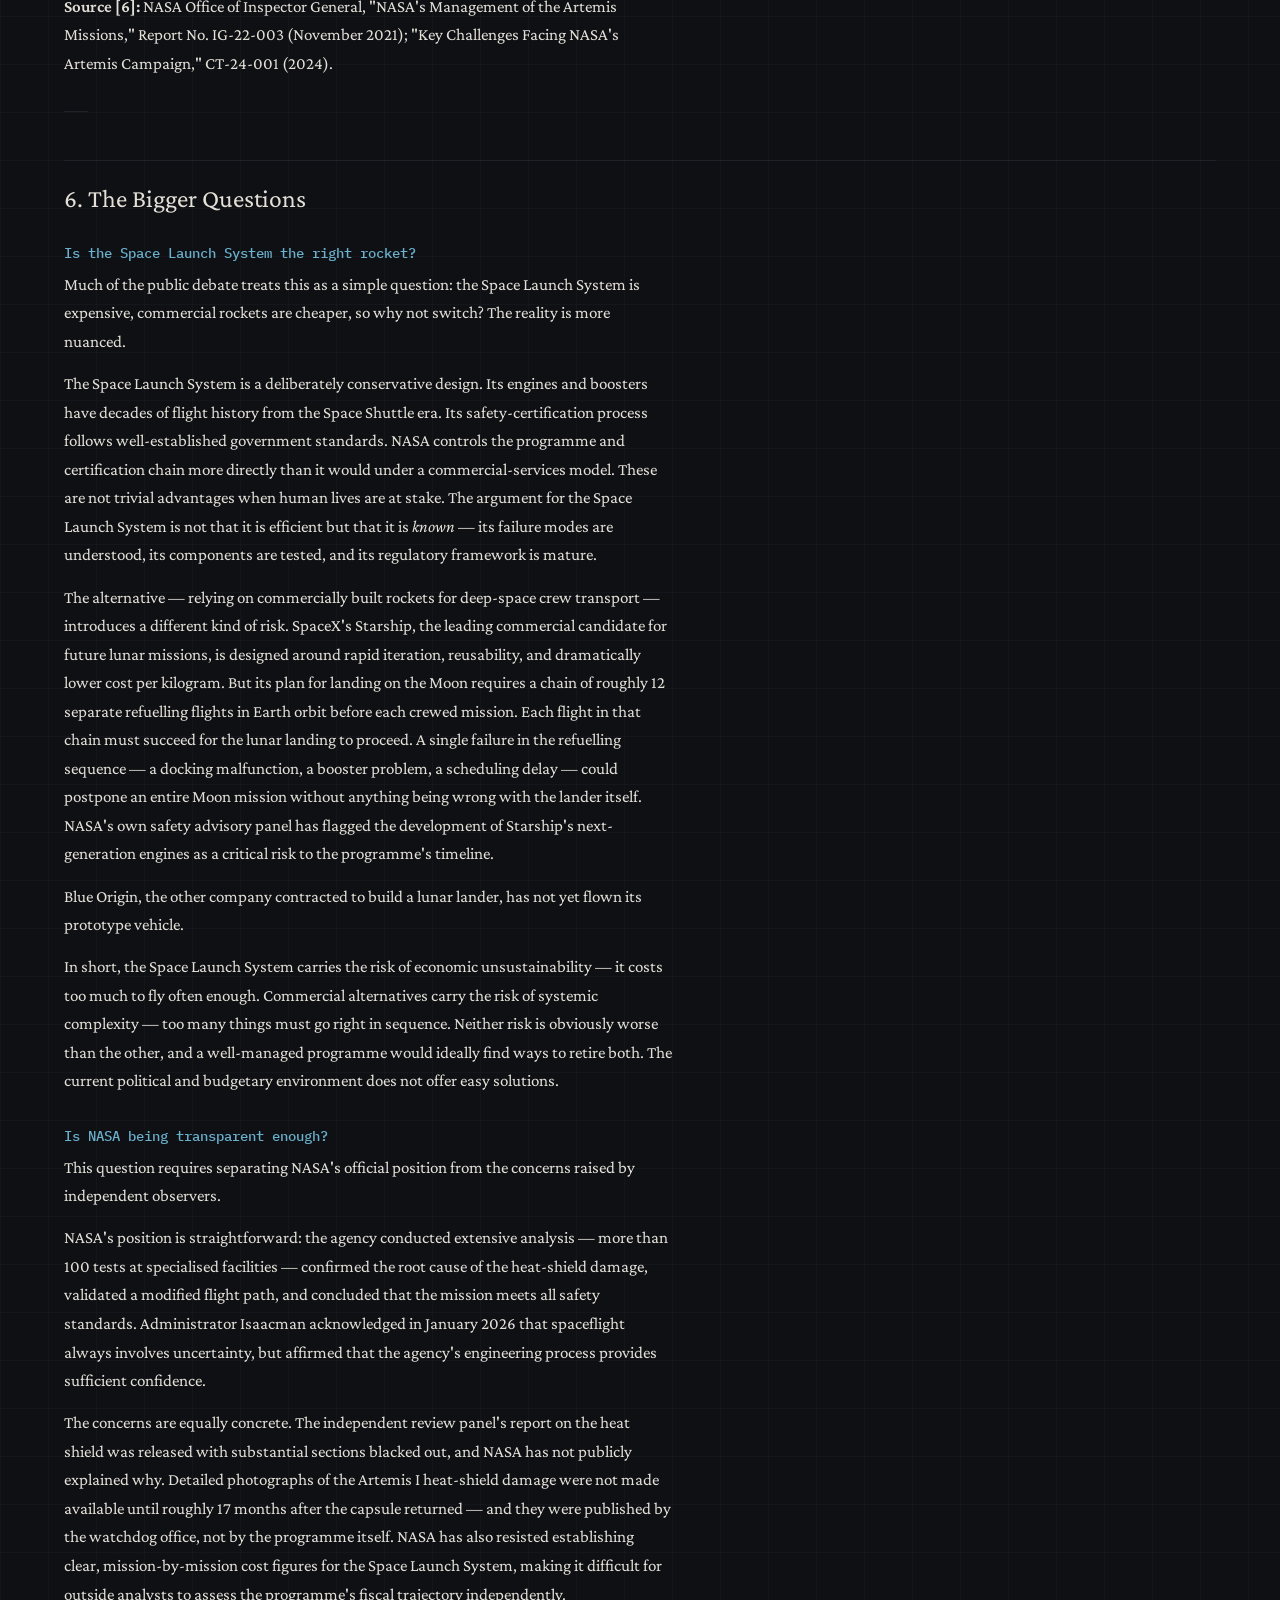
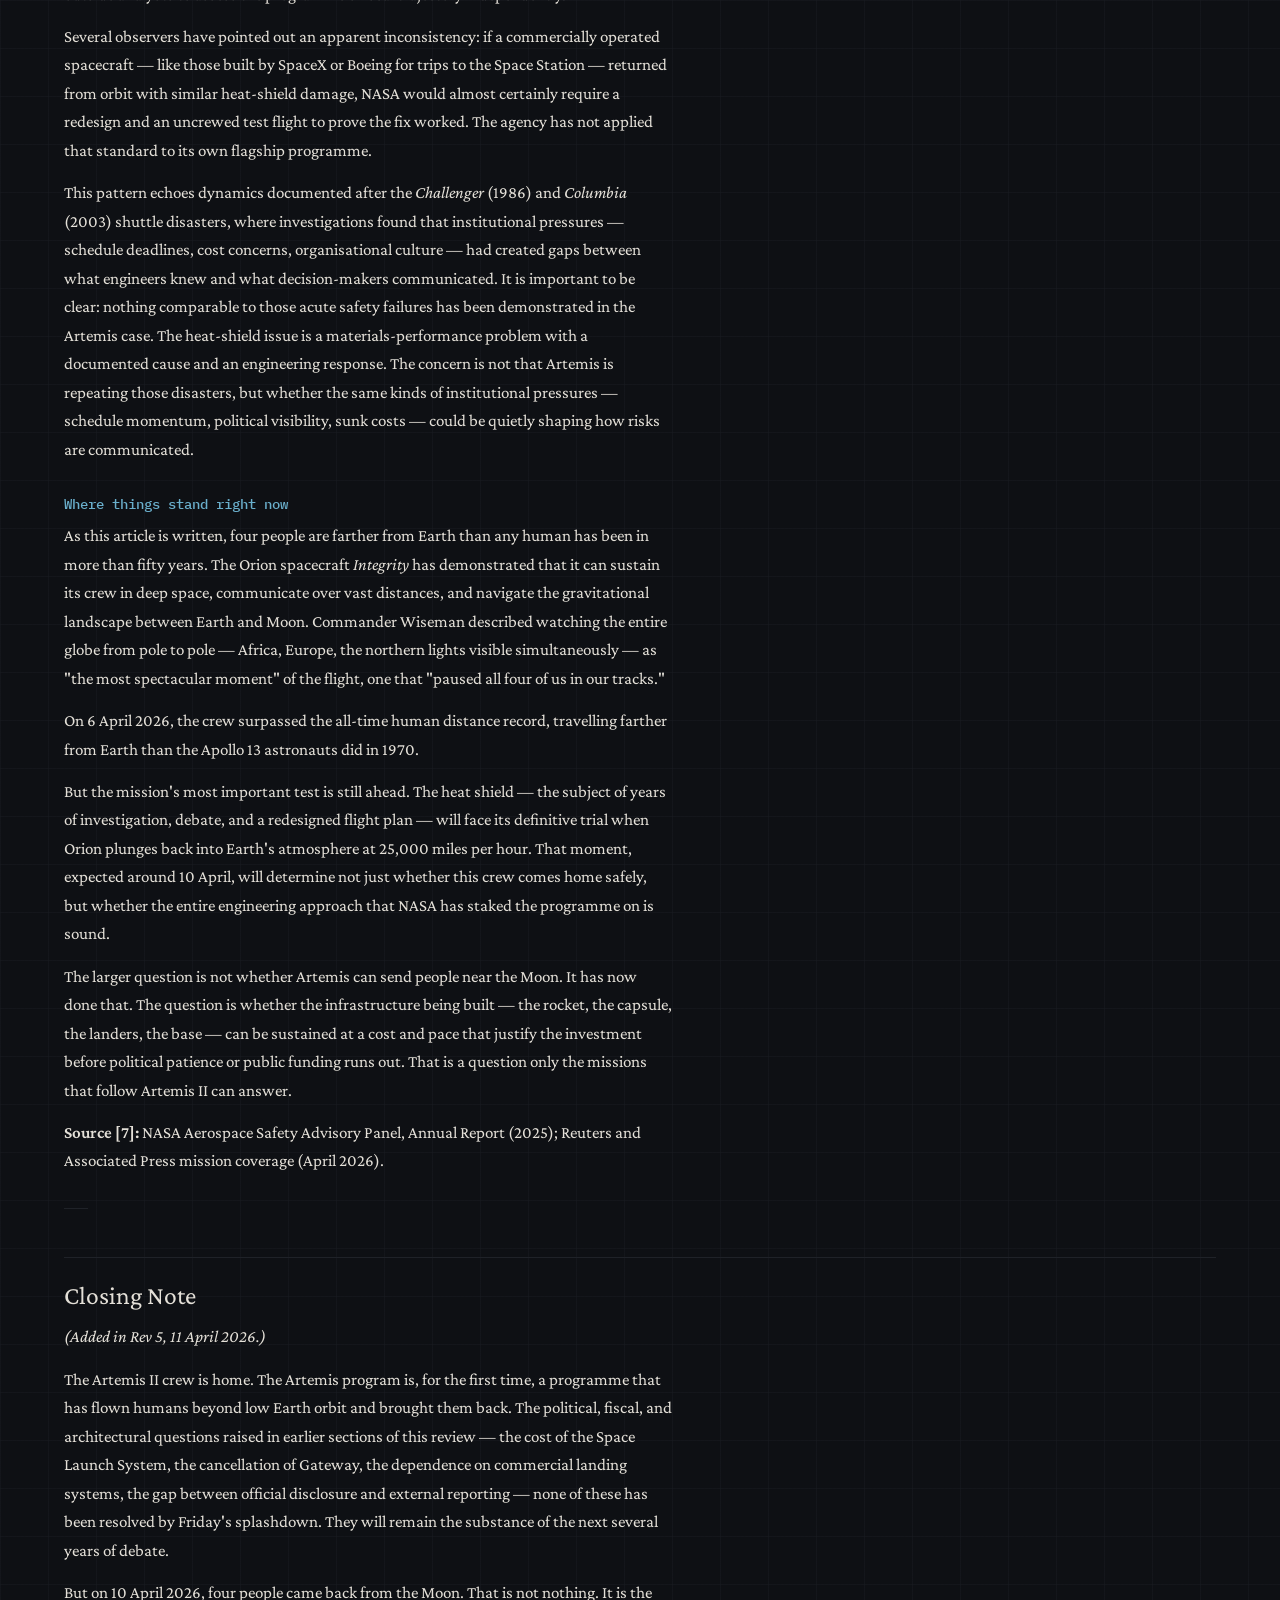
<file: docs/artemis-review.html>
<!DOCTYPE html>
<html lang="en">
<head>
  <meta charset="UTF-8">
  <meta name="viewport" content="width=device-width, initial-scale=1.0">
  <title>Artemis II — Review Article — Moonshot Dossiers</title>
  <link rel="icon" type="image/svg+xml" href="emblem-16.svg">
  <link rel="preconnect" href="https://fonts.googleapis.com">
  <link rel="preconnect" href="https://fonts.gstatic.com" crossorigin>
  <link rel="stylesheet" href="tokens.css">
  <style>
    :root {
      color-scheme: dark;
    }

    * {
      box-sizing: border-box;
    }

    html,
    body {
      margin: 0;
      min-height: 100%;
      background: var(--parchment);
      color: var(--ink);
    }

    body {
      font-family: var(--font-serif);
      font-size: 17px;
      line-height: 1.68;
      background-image:
        linear-gradient(to right, rgba(31, 34, 40, 0.35) 1px, transparent 1px),
        linear-gradient(to bottom, rgba(31, 34, 40, 0.35) 1px, transparent 1px);
      background-size: 3rem 3rem;
    }

    @media (max-width: 640px) {
      body {
        font-size: 16px;
      }
    }

    a {
      color: var(--sea);
      text-decoration-color: var(--grid);
    }

    a:hover {
      text-decoration-color: var(--sea);
    }

    a,
    button,
    [role="button"],
    input,
    select,
    textarea {
      min-height: var(--min-target-aa);
    }

    :focus-visible {
      outline: var(--focus-ring);
      outline-offset: var(--focus-offset);
    }

    @media (prefers-reduced-motion: no-preference) {
      html {
        scroll-behavior: smooth;
      }

      .reveal {
        opacity: 0;
        transform: translateY(1.1rem);
        animation: rise 720ms cubic-bezier(0.22, 1, 0.36, 1) forwards;
      }

      .reveal-delay-1 {
        animation-delay: 100ms;
      }

      .reveal-delay-2 {
        animation-delay: 200ms;
      }
    }

    @media (prefers-reduced-motion: reduce) {
      *,
      *::before,
      *::after {
        animation-duration: 0.01ms !important;
        animation-iteration-count: 1 !important;
        transition-duration: 0.01ms !important;
        scroll-behavior: auto !important;
      }
    }

    @keyframes rise {
      from {
        opacity: 0;
        transform: translateY(1.1rem);
      }

      to {
        opacity: 1;
        transform: translateY(0);
      }
    }

    .skip-link {
      position: absolute;
      top: -100%;
      left: 0;
      padding: 0.75rem 1.5rem;
      background: var(--ink);
      color: var(--parchment);
      font-family: var(--font-mono);
      font-size: 0.75rem;
      z-index: 1000;
    }

    .skip-link:focus {
      top: 0;
    }

    .site-shell {
      width: min(calc(100% - 3rem), 72rem);
      margin: 0 auto;
    }

    .site-header {
      position: sticky;
      top: 0;
      z-index: 20;
      backdrop-filter: blur(10px);
      background: rgba(14, 16, 20, 0.88);
      border-bottom: 1px solid var(--grid);
    }

    @media (prefers-reduced-motion: no-preference) {
      .site-header {
        transition: transform 220ms ease;
      }
    }

    .site-header.is-hidden {
      transform: translateY(calc(-100% - 1px));
    }

    .site-header__inner {
      width: min(calc(100% - 3rem), 72rem);
      margin: 0 auto;
      display: grid;
      grid-template-columns: auto 1fr auto;
      gap: 1rem;
      align-items: center;
      padding: 1rem 0;
    }

    .brand-lockup {
      display: inline-flex;
      align-items: center;
      gap: 0.6rem;
      min-height: 44px;
      text-decoration: none;
      color: inherit;
    }

    .brand-lockup img:first-child {
      width: 32px;
      height: 32px;
      flex: none;
    }

    .brand-lockup img:last-child {
      width: 7.05rem;
      height: auto;
      flex: none;
    }

    .site-nav {
      justify-self: end;
    }

    .site-nav__list {
      display: flex;
      gap: 0.5rem;
      list-style: none;
      margin: 0;
      padding: 0;
    }

    .site-nav a,
    .nav-toggle {
      display: inline-flex;
      align-items: center;
      justify-content: center;
      min-height: var(--min-target);
      padding: 0.5rem 0.9rem;
      font-family: var(--font-mono);
      font-size: 0.75rem;
      line-height: 1.3;
      color: var(--sea);
      text-decoration: none;
      border: 1px solid transparent;
      background: transparent;
    }

    .site-nav a:hover,
    .site-nav a:focus-visible,
    .nav-toggle:hover,
    .nav-toggle:focus-visible {
      border-color: var(--grid);
      background: rgba(22, 25, 32, 0.88);
    }

    .site-nav a[aria-current="page"] {
      color: var(--ink);
      border-color: var(--grid);
    }

    .nav-toggle {
      display: none;
      cursor: pointer;
      justify-self: end;
    }

    main {
      display: block;
      padding: 0 0 4rem;
    }

    /* --- Page header for sub-pages --- */

    .page-header {
      padding: 4rem 0 2rem;
    }

    .page-header .eyebrow {
      font-family: var(--font-mono);
      font-size: 0.75rem;
      line-height: 1.3;
      color: var(--sea);
      margin: 0 0 0.6rem;
    }

    .page-header h1 {
      margin: 0;
      font-family: var(--font-serif);
      font-size: clamp(2rem, 5vw, 3.2rem);
      line-height: 1.06;
      font-weight: 400;
      letter-spacing: -0.01em;
    }

    .page-header .page-meta {
      margin-top: 1rem;
      font-family: var(--font-mono);
      font-size: 0.75rem;
      line-height: 1.5;
      color: var(--stone);
    }

    .page-header .page-meta span + span::before {
      content: " · ";
    }

    /* --- Markdown content area --- */

    .md-content {
      padding-top: 1rem;
    }

    .md-content h1 {
      display: none; /* Title already in page-header */
    }

    .md-content h2 {
      font-family: var(--font-serif);
      font-size: 1.6rem;
      line-height: 1.12;
      font-weight: 400;
      margin: 3rem 0 0.8rem;
      padding-top: 1.5rem;
      border-top: 1px solid var(--grid);
    }

    .md-content h3 {
      font-family: var(--font-mono);
      font-size: 0.85rem;
      line-height: 1.3;
      font-weight: 500;
      color: var(--sea);
      margin: 2rem 0 0.5rem;
    }

    .md-content h4 {
      font-family: var(--font-mono);
      font-size: 0.75rem;
      line-height: 1.3;
      font-weight: 500;
      color: var(--stone);
      margin: 1.5rem 0 0.4rem;
      text-transform: uppercase;
      letter-spacing: 0.04em;
    }

    .md-content p {
      max-width: var(--measure);
      margin: 0 0 0.85rem;
    }

    .md-content ul,
    .md-content ol {
      max-width: var(--measure);
      padding-left: 1.4rem;
      margin: 0 0 0.85rem;
    }

    .md-content li {
      margin-bottom: 0.3rem;
    }

    .md-content li p {
      margin: 0;
    }

    .md-content strong {
      font-weight: 600;
    }

    .md-content em {
      font-style: italic;
    }

    .md-content code {
      font-family: var(--font-mono);
      font-size: 0.82em;
      background: var(--warm-white);
      border: 1px solid var(--grid);
      padding: 0.1em 0.35em;
      border-radius: 2px;
    }

    .md-content pre {
      background: var(--warm-white);
      border: 1px solid var(--grid);
      padding: 1rem;
      overflow-x: auto;
      margin: 0 0 1rem;
      font-family: var(--font-mono);
      font-size: 0.8rem;
      line-height: 1.5;
    }

    .md-content pre code {
      background: none;
      border: none;
      padding: 0;
    }

    .md-content blockquote {
      margin: 1.2rem 0;
      padding: 0.8rem 1.2rem;
      border-left: 3px solid var(--sea);
      background: rgba(22, 25, 32, 0.92);
      font-style: italic;
    }

    .md-content blockquote p {
      margin: 0;
    }

    .md-content hr {
      width: 1.5rem;
      height: 1px;
      margin: 2rem 0 1.2rem;
      border: 0;
      background: var(--grid);
    }

    /* --- Tables in markdown --- */

    .md-content table {
      width: 100%;
      border-collapse: collapse;
      border-spacing: 0;
      font-variant-numeric: tabular-nums;
      margin: 1.2rem 0;
    }

    .md-content thead th {
      font-family: var(--font-mono);
      font-weight: 500;
      font-size: 0.75rem;
      line-height: 1.3;
      color: var(--ink);
      text-align: left;
      padding: 0.55rem 0.75rem;
      border-bottom: 1px solid var(--stone);
      vertical-align: bottom;
    }

    .md-content tbody td {
      font-family: var(--font-serif);
      font-size: 0.85rem;
      line-height: 1.5;
      color: var(--ink);
      padding: 0.55rem 0.75rem;
      border-bottom: 1px solid var(--grid);
      vertical-align: top;
    }

    @media (hover: hover) {
      .md-content tbody tr:hover {
        background: var(--warm-white);
      }
    }

    /* --- Task list checkboxes --- */

    .md-content input[type="checkbox"] {
      margin-right: 0.4rem;
      accent-color: var(--sea);
    }

    /* --- Colophon --- */

    .colophon {
      margin-top: 4rem;
      padding: 1.4rem;
      background: rgba(22, 25, 32, 0.92);
      border: 1px solid var(--grid);
      display: grid;
      grid-template-columns: auto 1fr;
      gap: 1rem;
      align-items: start;
    }

    .colophon img {
      width: 4.75rem;
      height: auto;
    }

    .colophon p {
      margin: 0;
    }

    .colophon .status {
      font-family: var(--font-mono);
      font-size: 0.75rem;
      line-height: 1.3;
      letter-spacing: 0.04em;
      text-transform: uppercase;
      color: var(--stone);
    }

    .colophon .maxim {
      margin-top: 0.45rem;
      font-style: italic;
    }

    .colophon .meta {
      margin-top: 0.7rem;
      font-family: var(--font-mono);
      font-size: 0.75rem;
      line-height: 1.5;
      color: var(--stone);
    }

    @media (max-width: 640px) {
      .site-shell,
      .site-header__inner {
        width: min(calc(100% - 2.5rem), 72rem);
      }

      .site-header__inner {
        padding: 0.7rem 0;
        grid-template-columns: auto auto;
      }

      .site-nav {
        grid-column: 1 / -1;
        justify-self: stretch;
      }

      .site-nav[data-open="false"] {
        display: none;
      }

      .site-nav__list {
        flex-direction: column;
        gap: 0.35rem;
        padding-top: 0.4rem;
      }

      .site-nav a {
        justify-content: flex-start;
      }

      .nav-toggle {
        display: inline-flex;
      }

      .page-header {
        padding-top: 2.5rem;
      }

      .colophon {
        grid-template-columns: 1fr;
      }
    }
  </style>
</head>
<body>
  <a href="#content" class="skip-link">Skip to content</a>
  <header class="site-header">
    <div class="site-header__inner">
      <a class="brand-lockup" href="index.html" aria-label="Moonshot Dossiers home">
        <img src="emblem-64.svg" alt="T(h)reehouse +EC emblem">
        <img src="wordmark-full.svg" alt="T[h]ree +EC wordmark">
      </a>
      <button
        class="nav-toggle"
        type="button"
        aria-expanded="false"
        aria-controls="site-nav"
        aria-label="Toggle navigation"
      >
        Menu
      </button>
      <nav class="site-nav" id="site-nav" aria-label="Primary" data-open="true">
        <ul class="site-nav__list">
          <li><a href="index.html">Home</a></li>
          <li><a href="apollo.html">Apollo</a></li>
          <li><a href="artemis.html">Artemis</a></li>
          <li><a href="artemis-review.html">Artemis II Review</a></li>
          <li><a href="luna.html">Luna</a></li>
          <li><a href="change.html">Chang'e</a></li>
          <li><a href="chandrayaan.html">Chandrayaan</a></li>
          <li><a href="five-paths.html">Essay</a></li>
          <li><a href="framework.html">Framework</a></li>
        </ul>
      </nav>
    </div>
  </header>

  <main id="content">
    <div class="site-shell">
      <div class="page-header reveal">
        <p class="eyebrow">Companion Review · Breakwater</p>
        <h1>Artemis II — Review Article</h1>
        <div class="page-meta">
          <span>Rev 5 · 11 April 2026 · Post-splashdown</span>
        </div>
      </div>

      <article class="md-content reveal reveal-delay-1">
<h1
id="return-to-the-moon-nasas-artemis-program-and-its-first-crewed-flight">Return
to the Moon: NASA's Artemis Program and Its First Crewed Flight</h1>
<p><strong>A Review Article — 11 April 2026 (Rev 5,
Post-Splashdown)</strong></p>
<p><em>This article examines the scope, technical details, costs, and
open questions of NASA's effort to send humans back to the Moon — and
the first crewed mission, now completed. The Rev 4 base text (6 April
2026) is preserved except where flight outcomes required updating. Rev 5
integrates the successful splashdown of Artemis II on 10 April 2026 and
adds a new section on the redesigned heat shield for Artemis
III.</em></p>
<hr />
<h2 id="update-the-mission-came-home">Update: The Mission Came Home</h2>
<p>At 8:07 p.m. Eastern Time on Friday, 10 April 2026, the Orion capsule
<em>Integrity</em> parachuted into the Pacific Ocean off the coast of
San Diego, ending the first crewed flight to the Moon's vicinity in more
than fifty years. Mission Control called it "a perfect bullseye."
Commander Reid Wiseman radioed "four crew green," confirming all four
astronauts were in good shape. Within roughly an hour, U.S. Navy divers
secured the capsule, the crew exited onto an inflatable raft, and
helicopters lifted them to the USS <em>John P. Murtha</em> for medical
evaluation.</p>
<p>The flight numbers, released by NASA's Flight Dynamics team after
splashdown, are precise: 700,237 miles travelled, peak velocity of
24,664 miles per hour at atmospheric entry, flight-path angle hit within
0.4 per cent of target, and a landing within less than a mile of the
planned point. By any reasonable measure, the trajectory performed
exactly as designed.</p>
<p>The heat shield — the central engineering question of the mission —
kept the crew safe. That is the only outcome that ultimately matters.
But whether it performed <em>as predicted</em>, or merely got the
spacecraft through despite continued problems, is a separate question
that NASA cannot answer yet. Two heat-shield experts were already aboard
the recovery ship and began external inspections immediately. The
capsule will be transported to Kennedy Space Center in Florida for
detailed scans. Orion program manager Howard Hu told reporters at the
post-splashdown press conference: "We will in the next several days make
sure we understand if there's anything that happened that was
anomalous."</p>
<p>In other words: the discriminant condition has been executed. Its
evaluation is pending.</p>
<p>A few additional issues were flagged for follow-up. The Orion service
module needs a valve redesign. A persistent odour traced to the toilet
area during the mission needs to be sorted out. NASA Associate
Administrator Amit Kshatriya acknowledged the turnaround time to Artemis
III is tight and that the agency is "learning to move quicker."</p>
<p>A small human note from the flight worth recording: after the crew
broke Apollo 13's distance record on 6 April, Jeremy Hansen radioed
Mission Control to ask permission to name two newly identified craters
on the Moon — one after the spacecraft <em>Integrity</em>, and one after
Carroll Wiseman, the commander's late wife, who died of cancer in 2020.
Mission Control agreed to both. The names will become official only when
the International Astronomical Union formalises them, but the moment,
captured on the live broadcast, is on the record.</p>
<p>The Rev 4 narrative below is preserved as written on 6 April 2026,
before the outcome was known. Forward-looking statements about reentry
have been left in place where their pre-flight framing is part of the
historical record, with light annotations only where strictly
necessary.</p>
<hr />
<h2 id="1-where-artemis-came-from">1. Where Artemis Came From</h2>
<p>NASA's Artemis program did not start from scratch. It grew out of
hardware, contracts, and political commitments stretching back more than
fifteen years.</p>
<p>In 2005, after the Space Shuttle <em>Columbia</em> disaster, the
United States committed to a new programme called Constellation, which
aimed to build a heavy rocket and crew capsule for flights beyond low
Earth orbit. Constellation was cancelled in 2010 — already over budget
and behind schedule — but its main components survived. Congress
directed NASA to build a new heavy rocket called the Space Launch
System, using the Shuttle's main engines and solid-fuel boosters. The
Orion crew capsule, originally designed for Constellation, continued
development under a new name and new mission goals.</p>
<p>One critical piece of the spacecraft comes from Europe. The European
Space Agency builds the service module — the unpiloted section behind
the crew cabin that provides power, propulsion, water, and air. This
arrangement was agreed in 2013, when NASA was facing deep budget cuts.
Rather than building its own service module, NASA accepted ESA's
contribution, saving the agency billions of dollars. In return, ESA
counted the work toward its financial obligations to the International
Space Station.</p>
<p>The result is a programme assembled from legacy parts and
international deals, not designed from a blank page. That history
matters, because many of the cost and schedule problems described later
in this article are rooted in decisions made long before the Artemis
name existed.</p>
<h3 id="the-current-plan">The current plan</h3>
<p>Artemis is structured as a series of increasingly ambitious
missions:</p>
<p>Artemis I (November 2022) sent an uncrewed Orion capsule around the
Moon and back, testing the rocket and spacecraft for the first time.</p>
<p>Artemis II (launched 1 April 2026) is the subject of this article:
the first crewed flight, sending four astronauts on a loop around the
Moon without landing.</p>
<p>Artemis III (planned for mid-2027) will test commercially built lunar
landers in Earth orbit, rather than attempting a landing — a role change
announced in early 2026.</p>
<p>Artemis IV (targeted for early 2028) is now planned as the first
crewed landing on the Moon since 1972.</p>
<p>Artemis V (targeted for late 2028) would be the second landing, with
initial steps toward building a permanent base.</p>
<p>International partnerships are governed by the Artemis Accords, a set
of principles for peaceful lunar exploration now signed by more than 60
countries.</p>
<h3 id="two-big-changes-in-2026">Two big changes in 2026</h3>
<p>NASA's new administrator, Jared Isaacman — a former commercial
astronaut confirmed by the Senate in December 2025 — made two
significant structural decisions shortly after taking office.</p>
<p>First, in February 2026, NASA announced it would halt work on the
planned upgrade to the rocket's upper stage — a more powerful version
known as Block 1B, built around a new Exploration Upper Stage — and move
toward a standardised upper-stage approach, locking the Space Launch
System into its current configuration for the foreseeable future.</p>
<p>Second, on 24 March 2026, Isaacman announced that the Lunar Gateway —
a small space station that was supposed to orbit the Moon and serve as a
transfer point for landing missions — would be "paused in its current
form." NASA said it would redirect those resources toward building a
base directly on the lunar surface, at an estimated cost of $20 billion
over seven years. Agency officials stressed that Gateway is being paused
rather than formally terminated, and that some of its already-built
hardware may be repurposed. In operational terms, however, Gateway has
dropped out of near-term Artemis planning, even if NASA has stopped
short of formal termination.</p>
<p>What was lost? Gateway would have provided a staging point in lunar
orbit — a place where crews could transfer to landing vehicles, where
landers could be reused between missions, and where supplies could be
stored independently of crew transport schedules. Without it, each
landing mission must be more self-contained, which reduces operational
flexibility but simplifies the architecture.</p>
<p><strong>Sources [1, 2]:</strong> NASA Artemis programme page
(accessed 6 April 2026); SpaceNews and NASASpaceFlight.com reporting on
the Gateway decision (24 March 2026).</p>
<hr />
<h2 id="2-artemis-ii-what-the-mission-is-doing">2. Artemis II: What the
Mission Is Doing</h2>
<h3 id="the-crew">The crew</h3>
<p>Four astronauts are flying aboard the Orion spacecraft, which the
crew named <em>Integrity</em>:</p>
<p>Reid Wiseman (50), Commander — a NASA astronaut and former
International Space Station commander who is leading the mission. A test
pilot by training, he brings deep experience in complex flight
operations.</p>
<p>Victor Glover (49), Pilot — a U.S. Navy aviator and veteran of a
previous SpaceX mission to the Space Station. He is the first Black
astronaut assigned to a lunar mission.</p>
<p>Christina Koch (47), Mission Specialist — a NASA astronaut who holds
the record for the longest single spaceflight by a woman (328 days on
the Space Station). She has conducted multiple spacewalks and brings
extensive scientific expertise.</p>
<p>Jeremy Hansen (50), Mission Specialist — a Royal Canadian Air Force
colonel and Canadian Space Agency astronaut. He is the first Canadian to
travel to the Moon's vicinity. Hansen proposed the spacecraft's name,
<em>Integrity</em>, to reflect both the mission's technical purpose
(proving the spacecraft works) and its aspirational meaning.</p>
<p>Canada's role in Artemis extends beyond having an astronaut on board.
The Canadian Space Agency has decades of experience building robotic
arms for the Shuttle and Space Station, and its Lunar Utility Vehicle is
planned as a Canadian contribution to the future Moon base.</p>
<h3 id="the-trajectory">The trajectory</h3>
<p>The mission follows what engineers call a "free-return trajectory."
Here is what that means in plain terms: after launching from Florida and
orbiting Earth twice to check systems, the spacecraft fired its engine
to head toward the Moon. The path is designed so that the Moon's gravity
swings the spacecraft around and sends it back toward Earth — even if no
major propulsion burn were available after the initial push toward the
Moon. It is like rolling a ball along a curved track: once set in
motion, the shape of the track brings it back. This is a safety feature.
If something goes wrong with the engine, the crew still comes home.</p>
<p>That said, the spacecraft is not entirely passive. It still needs
small thruster firings to control its orientation and to aim precisely
at the narrow corridor of atmosphere it must hit during reentry. The
free-return trajectory provides a safety net, not autopilot.</p>
<p>On 6 April 2026, the spacecraft swung around the far side of the
Moon, passing within roughly 4,070 miles (6,550 kilometres) of the
surface. At its farthest point, the crew reached approximately 252,760
miles (406,773 kilometres) from Earth — about 4,100 miles farther than
any human has ever been, surpassing the record held by the Apollo 13
crew since 1970.</p>
<p>The total distance from launch to splashdown is projected at roughly
695,000 miles. The crew is expected to splash down off the coast of San
Diego around 10 April, where a U.S. Navy vessel, the USS <em>John P.
Murtha</em>, will recover them.</p>
<h3 id="what-the-crew-is-testing">What the crew is testing</h3>
<p>Artemis II is fundamentally a test flight. The crew's job is to put
the spacecraft through its paces in deep space — conditions that cannot
be fully simulated on the ground. They are evaluating life-support
systems (air, water, temperature), navigation and communication over
vast distances, propulsion, power, and the ability to manually fly the
spacecraft. They are also conducting scientific observations of the Moon
and collecting data on how the human body responds to the deep-space
radiation environment.</p>
<p>This is not a routine trip. It is the first time humans have ridden
this rocket and this spacecraft together. The only previous flight of
the combined system was the uncrewed Artemis I mission in 2022. And the
most demanding phase — returning through Earth's atmosphere — has not
yet happened.</p>
<h3 id="why-reentry-is-the-hardest-part">Why reentry is the hardest
part</h3>
<p>When Orion returns from the Moon, it will hit Earth's atmosphere at
roughly 25,000 miles per hour (40,000 kilometres per hour). At that
speed, the air in front of the capsule compresses so violently that
temperatures on the spacecraft's exterior exceed 5,000 degrees
Fahrenheit (2,760 degrees Celsius) — hot enough to melt steel. A
protective shield on the bottom of the capsule absorbs this heat by
slowly burning away, carrying the energy with it rather than letting it
reach the crew inside.</p>
<p>To put this in perspective: when astronauts return from the
International Space Station, they are travelling at roughly 17,500 miles
per hour. Artemis II will be moving about 40 per cent faster. Because
energy increases with the square of speed, the reentry from lunar
distance is roughly twice as energetic as a return from low Earth orbit.
No crewed vehicle has faced these conditions in over fifty years, and,
as the next section explains, the heat shield has been a source of
significant concern.</p>
<p><strong>Source [3]:</strong> NASA, "NASA Answers Your Most Pressing
Artemis II Questions" (updated 5 April 2026).</p>
<hr />
<h2 id="3-the-heat-shield-problem">3. The Heat-Shield Problem</h2>
<h3 id="what-went-wrong-on-the-previous-flight">What went wrong on the
previous flight</h3>
<p>During Artemis I — the uncrewed test flight in 2022 — the heat shield
did not behave as expected. After the capsule splashed down in the
Pacific Ocean, inspectors found more than 100 spots where chunks of the
protective material had broken off, leaving gouges and holes in the
shield's surface.</p>
<p>The shield is made of a material called AVCOAT — a substance
originally developed during the Apollo era. It is designed to burn away
in a controlled, gradual fashion during reentry, like a candle melting:
the material chars and flakes off smoothly, carrying heat away from the
spacecraft. What happened on Artemis I was different. Instead of eroding
evenly, pieces broke off in irregular chunks — not how the material is
supposed to work.</p>
<p>NASA initially described the issue as minor. Detailed photographs of
the damage were not released publicly until May 2024, when NASA's
internal watchdog — the Office of Inspector General — included them in a
report. By that point, the full extent of the problem was clear.</p>
<h3 id="why-it-happened-a-pressure-problem-inside-the-shield">Why it
happened: a pressure problem inside the shield</h3>
<p>After more than 100 laboratory tests at facilities across the
country, NASA identified the cause. The explanation involves a kind of
internal pressure build-up, which is easier to understand with an
analogy.</p>
<p>Imagine baking bread. As the dough heats up, gases form inside it. If
the dough is porous enough, those gases escape gradually, and the bread
rises evenly. But if the outer crust hardens too quickly — sealing in
the gases before they can escape — pressure builds up inside, and
eventually the crust cracks open.</p>
<p>Something similar happened inside the heat shield. During reentry,
Orion used a technique called "skip entry": the capsule dipped into the
upper atmosphere, slowed down, then briefly popped back above the
atmosphere before dipping in again for final descent — like a stone
skipping on water. This technique spreads the heating over a longer
period and allows the capsule to target a precise landing spot.</p>
<p>The problem was in the "skip" phase. When the capsule rose back above
the atmosphere between dips, the external heating rate dropped sharply.
But inside the shield material, residual heat continued to generate
gases through a chemical process called pyrolysis (the same process that
turns wood into charcoal). Normally, those gases would seep outward
through the porous char layer and escape harmlessly. But the AVCOAT on
Artemis I was not porous enough. The gases became trapped, pressure
built up inside the material, and the outer layer cracked and broke off
in chunks.</p>
<p>The porosity problem was made worse by a change in how the shield was
manufactured. During an earlier test flight in 2014, workers had filled
300,000 tiny honeycomb cells in the shield by hand, one by one, with the
protective material. For Artemis I and II, the manufacturer switched to
a faster method: pre-making 186 larger blocks and bonding them onto the
shield's surface. This saved significant production time, but the
resulting material turned out to be less porous — partly because lower
porosity made it easier to inspect with ultrasonic testing equipment. In
an ironic twist, a property chosen to make quality control easier
created the conditions for the failure.</p>
<h3 id="what-nasa-decided-to-do-about-it">What NASA decided to do about
it</h3>
<p>Replacing the heat shield was not an option. The shield for Artemis
II was already bonded to the capsule before Artemis I even flew. As one
former NASA engineer put it, there was no way to simply remove and
replace it.</p>
<p>Instead, NASA convened an independent review panel in April 2024, led
by Paul Hill, a veteran flight director who had led the Space Shuttle's
return-to-flight effort after the <em>Columbia</em> disaster. The panel
completed its work in December 2024. However, the publicly released
version of its findings was heavily edited, with substantial sections
blacked out. This drew criticism from former NASA engineers and
astronauts who questioned whether the level of disclosure was adequate
for a decision involving crew safety.</p>
<p>NASA's solution was to change the flight plan rather than the
hardware. For Artemis II, the reentry path has been modified to reduce
the time the capsule spends in the conditions that caused the damage.
NASA describes this as a steeper descent angle with reduced exposure to
peak heating — effectively minimising the "skip" that triggered the
gas-trapping problem on Artemis I. The crew trained for this revised
profile, which differs from the original plans developed earlier in the
mission's preparation.</p>
<h3 id="the-other-side-of-the-argument">The other side of the
argument</h3>
<p>It is important to present the engineering counterargument fairly.
Heat shields are inherently unpredictable systems. Even during the
Apollo era, AVCOAT showed variation in how it charred and eroded from
one flight to the next. No two reentries are exactly alike in their
physical chemistry. The skip-entry technique itself is a safety measure
— it spreads heating loads over a longer path, reducing peak
temperatures compared to a straight plunge into the atmosphere.</p>
<p>NASA's decision can be understood not as ignoring a known defect but
as accepting a bounded risk based on extensive testing. The agency
conducted arc-jet tests (laboratory simulations using superheated gas
streams), wind-tunnel campaigns, and material-sample analysis to
validate the modified flight path. Its conclusion was that the changed
reentry conditions bring the shield's performance back within safe
limits.</p>
<p>NASA has also announced that future heat shields — starting with
Artemis III — will be manufactured with improved porosity to prevent the
gas-trapping problem from recurring. This does not necessarily mean the
current shield is unsafe; it may simply reflect the normal process of
refining a manufacturing method based on what the first flights
reveal.</p>
<p>The irreducible uncertainty, however, is this: no ground test can
perfectly replicate what happens to a full-size heat shield during an
actual return from the Moon at 25,000 miles per hour. The definitive
answer will come only when Orion re-enters Earth's atmosphere at the end
of this mission — an event still days away as this article is
written.</p>
<p><strong>Sources [4, 5]:</strong> NASA, "NASA Identifies Cause of
Artemis I Orion Heat Shield Char Loss" (6 December 2024); Scientific
American, "NASA's Artemis II Moon Mission Engulfed by Debate Over Its
Controversial Heat Shield" (5 February 2026).</p>
<hr />
<h2 id="4-how-artemis-iiis-heat-shield-will-be-different">4. How Artemis
III's Heat Shield Will Be Different</h2>
<p><em>(Added in Rev 5, 11 April 2026.)</em></p>
<p>The most important design change between Artemis II and Artemis III
is one most people will never see, because it sits underneath the next
Orion capsule and will be completely consumed during reentry. But it
represents NASA's clearest admission that the original Artemis
heat-shield design had a real flaw — and it deserves explanation in
plain terms.</p>
<h3 id="whats-changing">What's changing</h3>
<p>The Artemis II heat shield is essentially identical to the one used
on the uncrewed Artemis I flight in 2022. NASA could not replace it
after the Artemis I problems were discovered, because by then the shield
was already bonded to the capsule with 68 bolts and a structural skin.
Removing it would have delayed the mission by 18 months or more. So the
agency flew with the existing hardware and changed the flight path
instead.</p>
<p>Artemis III is different. Because that capsule's heat shield had not
yet been installed when the Artemis I problems came to light, NASA had a
window to make actual material changes. The agency took it.</p>
<p>The change centres on a property called <em>permeability</em> —
essentially, how easily gases can move through the material. The
reformulated AVCOAT used on Artemis I and II was, by accident, too
dense. When the spacecraft dipped briefly out of the atmosphere during
the "skip" phase of reentry, gases generated deep inside the shield
material had nowhere to go, pressure built up, and chunks of the outer
layer cracked and broke off. The bread-baking analogy from Section 3
above applies: a crust that hardens too quickly traps the gases
inside.</p>
<p>For Artemis III, NASA is changing how the AVCOAT blocks are
manufactured — specifically, what NASA calls the "billet mold loading,"
which determines how much material is packed into each block. The result
is a more porous version of the same basic substance. Gases generated
during reentry will be able to seep outward through the char layer
rather than building up inside.</p>
<p>A telling detail from the investigation: about 6 per cent of the
Artemis I heat shield was naturally more permeable than the rest, due to
manufacturing variation. <em>Those areas suffered no cracking or char
loss whatsoever.</em> The damage occurred only in the less-permeable
regions. This finding was, in effect, the experiment that proved the
diagnosis — and pointed directly at the fix.</p>
<p>There is also an awkward historical footnote. Apollo engineers, who
used the original AVCOAT formulation in the 1960s, knew about the
permeability issue and designed their heat shields accordingly. Apollo
capsules also used skip-reentry techniques and had no problems. The
AVCOAT used on Orion was reformulated to comply with environmental
regulations enacted after Apollo, and the reformulation inadvertently
changed the permeability characteristics. Decades of institutional
memory were partially lost in the substitution.</p>
<h3 id="why-this-matters-for-understanding-artemis-iis-risk">Why this
matters for understanding Artemis II's risk</h3>
<p>The Artemis III change is, in itself, a quiet acknowledgment that the
Artemis II flight rationale rested on operational mitigation rather than
hardware confidence. NASA flew Artemis II with a heat shield it had
already decided to replace on the next mission. The trajectory
modification — the steeper, shorter "loft" rather than a full skip — was
the bridge across that gap.</p>
<p>The successful splashdown does not by itself vindicate the
engineering judgment. It demonstrates that the bridge held. Whether it
held with the margins NASA predicted, or with much less margin than
expected, will be answered only when the inspection data come in over
the coming days. If the post-flight scans show the Artemis II shield in
significantly better condition than Artemis I's, the modified-trajectory
rationale was sound. If they show comparable damage, the crew's safety
was preserved by the structural integrity of the underlying capsule
rather than by the heat shield performing as predicted — a much narrower
margin than NASA had communicated publicly.</p>
<p>Either result strengthens the case for the Artemis III material
change. The first result confirms that NASA understood the problem well
enough to mitigate it operationally, but still chose to fix it properly
when given the chance. The second would suggest that the operational
mitigation was less effective than claimed, making the material change
urgent rather than merely prudent.</p>
<h3 id="one-dissenting-voice-worth-noting">One dissenting voice worth
noting</h3>
<p>Charles Camarda, a former NASA astronaut who flew on the first
shuttle mission after the <em>Columbia</em> disaster and served as a
heat-shield expert, publicly estimated the Artemis II reentry as
carrying roughly a 1-in-20 chance of catastrophic failure — a 95 per
cent success probability. That estimate was widely reported and pushed
back against by NASA. The mission's success now allows both
interpretations: either Camarda was overly pessimistic, or the crew was
lucky on a flight whose risk margins were genuinely thinner than NASA
acknowledged. Without the inspection data, both readings remain
consistent with what we observed.</p>
<p><strong>Sources [8, 9]:</strong> National Geographic and Spaceflight
Now heat-shield analysis (April 2026); Wikipedia AVCOAT entry (updated
11 April 2026); Northeastern University News interview with Charles
Camarda (10 April 2026).</p>
<hr />
<h2 id="5-what-it-costs-and-why-it-keeps-getting-more-expensive">5. What
It Costs and Why It Keeps Getting More Expensive</h2>
<h3 id="the-headline-numbers">The headline numbers</h3>
<p>A 2021 audit by NASA's Office of Inspector General — the agency's
independent financial watchdog — estimated that each launch of the Space
Launch System rocket and Orion capsule costs approximately $4.1 billion.
That figure covers launch operations for at least the first four Artemis
missions. It does not include the full cost of developing the rocket in
the first place.</p>
<p>The same audit projected total Artemis programme spending from 2012
through 2025 at roughly $93 billion. That figure covers not just the
rocket and capsule but also launch facilities, the (now-paused) Gateway
station, commercially contracted lunar landers, spacesuits, and
associated support.</p>
<p>To put these numbers in proportion: NASA's total budget for 2026 is
about $24.4 billion. The Space Launch System alone accounts for roughly
$4.1 billion of that — about 17 per cent of everything NASA does. Over
the programme's lifetime, Artemis has consumed roughly $6 to $7 billion
per year since 2017.</p>
<h3 id="how-it-compares-to-apollo">How it compares to Apollo</h3>
<p>The Apollo programme — which put twelve men on the Moon between 1969
and 1972 — cost approximately $290 billion in today's money, with annual
spending peaking at the equivalent of about $42 billion per year.
Artemis is projected to spend roughly $105 billion through its first
crewed landing (now expected no earlier than 2028).</p>
<p>On paper, Artemis looks cheaper overall. But the per-flight
comparison is less favourable. Each Space Launch System launch costs
roughly $4 billion, compared to an estimated $1.4 billion per Saturn V
launch in today's dollars. And unlike Apollo, which benefited from a
massive surge of national funding during the space race with the Soviet
Union, Artemis must compete for resources within a constrained federal
budget.</p>
<h3 id="why-costs-keep-growing">Why costs keep growing</h3>
<p>The original projection when the Space Launch System programme began
was roughly $500 million per launch. The White House's own 2026 budget
proposal described the rocket as "grossly expensive" and noted that
costs had exceeded the original budget by 140 per cent.</p>
<p>Several factors explain the escalation. First, the rocket was
originally supposed to fly by 2016. Its first launch came six years
late, in November 2022. Every month of delay means continued spending on
workforce, facilities, and stored hardware. The programme slipped its
first launch date more than 26 times during development.</p>
<p>Second, contractor oversight has been a persistent weakness. Boeing,
which builds the rocket's main stage, received nearly 90 per cent of its
available performance bonuses between 2013 and 2017 — a period of
deepening delays and rising costs. A 2018 watchdog report found poor
expenditure tracking and contract extensions granted without adequate
oversight.</p>
<p>Third, the Space Launch System is not reusable. Unlike SpaceX's
rockets, which land and fly again, each Space Launch System is used once
and discarded. That means NASA must rebuild the entire rocket for every
mission. Combined with a very slow launch rate — only two flights in
roughly four years — the programme has had few opportunities to learn
from experience and improve efficiency.</p>
<p>Despite all of this, Congress has consistently protected the
programme's funding. A proposed 24 per cent cut to NASA's budget was
rejected in January 2026. The political durability of the Space Launch
System — sometimes called the "Senate Launch System" by critics —
reflects the fact that its construction supports jobs in key states and
congressional districts. Whether Administrator Isaacman's recent
structural decisions will break this pattern or merely shift spending
from one programme to another remains to be seen.</p>
<p><strong>Source [6]:</strong> NASA Office of Inspector General,
"NASA's Management of the Artemis Missions," Report No. IG-22-003
(November 2021); "Key Challenges Facing NASA's Artemis Campaign,"
CT-24-001 (2024).</p>
<hr />
<h2 id="6-the-bigger-questions">6. The Bigger Questions</h2>
<h3 id="is-the-space-launch-system-the-right-rocket">Is the Space Launch
System the right rocket?</h3>
<p>Much of the public debate treats this as a simple question: the Space
Launch System is expensive, commercial rockets are cheaper, so why not
switch? The reality is more nuanced.</p>
<p>The Space Launch System is a deliberately conservative design. Its
engines and boosters have decades of flight history from the Space
Shuttle era. Its safety-certification process follows well-established
government standards. NASA controls the programme and certification
chain more directly than it would under a commercial-services model.
These are not trivial advantages when human lives are at stake. The
argument for the Space Launch System is not that it is efficient but
that it is <em>known</em> — its failure modes are understood, its
components are tested, and its regulatory framework is mature.</p>
<p>The alternative — relying on commercially built rockets for
deep-space crew transport — introduces a different kind of risk.
SpaceX's Starship, the leading commercial candidate for future lunar
missions, is designed around rapid iteration, reusability, and
dramatically lower cost per kilogram. But its plan for landing on the
Moon requires a chain of roughly 12 separate refuelling flights in Earth
orbit before each crewed mission. Each flight in that chain must succeed
for the lunar landing to proceed. A single failure in the refuelling
sequence — a docking malfunction, a booster problem, a scheduling delay
— could postpone an entire Moon mission without anything being wrong
with the lander itself. NASA's own safety advisory panel has flagged the
development of Starship's next-generation engines as a critical risk to
the programme's timeline.</p>
<p>Blue Origin, the other company contracted to build a lunar lander,
has not yet flown its prototype vehicle.</p>
<p>In short, the Space Launch System carries the risk of economic
unsustainability — it costs too much to fly often enough. Commercial
alternatives carry the risk of systemic complexity — too many things
must go right in sequence. Neither risk is obviously worse than the
other, and a well-managed programme would ideally find ways to retire
both. The current political and budgetary environment does not offer
easy solutions.</p>
<h3 id="is-nasa-being-transparent-enough">Is NASA being transparent
enough?</h3>
<p>This question requires separating NASA's official position from the
concerns raised by independent observers.</p>
<p>NASA's position is straightforward: the agency conducted extensive
analysis — more than 100 tests at specialised facilities — confirmed the
root cause of the heat-shield damage, validated a modified flight path,
and concluded that the mission meets all safety standards. Administrator
Isaacman acknowledged in January 2026 that spaceflight always involves
uncertainty, but affirmed that the agency's engineering process provides
sufficient confidence.</p>
<p>The concerns are equally concrete. The independent review panel's
report on the heat shield was released with substantial sections blacked
out, and NASA has not publicly explained why. Detailed photographs of
the Artemis I heat-shield damage were not made available until roughly
17 months after the capsule returned — and they were published by the
watchdog office, not by the programme itself. NASA has also resisted
establishing clear, mission-by-mission cost figures for the Space Launch
System, making it difficult for outside analysts to assess the
programme's fiscal trajectory independently.</p>
<p>Several observers have pointed out an apparent inconsistency: if a
commercially operated spacecraft — like those built by SpaceX or Boeing
for trips to the Space Station — returned from orbit with similar
heat-shield damage, NASA would almost certainly require a redesign and
an uncrewed test flight to prove the fix worked. The agency has not
applied that standard to its own flagship programme.</p>
<p>This pattern echoes dynamics documented after the <em>Challenger</em>
(1986) and <em>Columbia</em> (2003) shuttle disasters, where
investigations found that institutional pressures — schedule deadlines,
cost concerns, organisational culture — had created gaps between what
engineers knew and what decision-makers communicated. It is important to
be clear: nothing comparable to those acute safety failures has been
demonstrated in the Artemis case. The heat-shield issue is a
materials-performance problem with a documented cause and an engineering
response. The concern is not that Artemis is repeating those disasters,
but whether the same kinds of institutional pressures — schedule
momentum, political visibility, sunk costs — could be quietly shaping
how risks are communicated.</p>
<h3 id="where-things-stand-right-now">Where things stand right now</h3>
<p>As this article is written, four people are farther from Earth than
any human has been in more than fifty years. The Orion spacecraft
<em>Integrity</em> has demonstrated that it can sustain its crew in deep
space, communicate over vast distances, and navigate the gravitational
landscape between Earth and Moon. Commander Wiseman described watching
the entire globe from pole to pole — Africa, Europe, the northern lights
visible simultaneously — as "the most spectacular moment" of the flight,
one that "paused all four of us in our tracks."</p>
<p>On 6 April 2026, the crew surpassed the all-time human distance
record, travelling farther from Earth than the Apollo 13 astronauts did
in 1970.</p>
<p>But the mission's most important test is still ahead. The heat shield
— the subject of years of investigation, debate, and a redesigned flight
plan — will face its definitive trial when Orion plunges back into
Earth's atmosphere at 25,000 miles per hour. That moment, expected
around 10 April, will determine not just whether this crew comes home
safely, but whether the entire engineering approach that NASA has staked
the programme on is sound.</p>
<p>The larger question is not whether Artemis can send people near the
Moon. It has now done that. The question is whether the infrastructure
being built — the rocket, the capsule, the landers, the base — can be
sustained at a cost and pace that justify the investment before
political patience or public funding runs out. That is a question only
the missions that follow Artemis II can answer.</p>
<p><strong>Source [7]:</strong> NASA Aerospace Safety Advisory Panel,
Annual Report (2025); Reuters and Associated Press mission coverage
(April 2026).</p>
<hr />
<h2 id="closing-note">Closing Note</h2>
<p><em>(Added in Rev 5, 11 April 2026.)</em></p>
<p>The Artemis II crew is home. The Artemis program is, for the first
time, a programme that has flown humans beyond low Earth orbit and
brought them back. The political, fiscal, and architectural questions
raised in earlier sections of this review — the cost of the Space Launch
System, the cancellation of Gateway, the dependence on commercial
landing systems, the gap between official disclosure and external
reporting — none of these has been resolved by Friday's splashdown. They
will remain the substance of the next several years of debate.</p>
<p>But on 10 April 2026, four people came back from the Moon. That is
not nothing. It is the first thing in fifty-three years that lets the
rest of the conversation move forward at all.</p>
<hr />
<h2 id="sources">Sources</h2>
<table>
<thead>
<tr>
<th>#</th>
<th>Source</th>
<th>Date</th>
<th>Type</th>
</tr>
</thead>
<tbody>
<tr>
<td>1</td>
<td>NASA — Artemis programme page</td>
<td>Accessed 6 Apr 2026</td>
<td>NASA official</td>
</tr>
<tr>
<td>2</td>
<td>SpaceNews + NASASpaceFlight.com — Gateway decision</td>
<td>24 Mar 2026</td>
<td>Space-industry reporting</td>
</tr>
<tr>
<td>3</td>
<td>NASA — Artemis II FAQ and mission updates</td>
<td>Updated 5 Apr 2026</td>
<td>NASA official</td>
</tr>
<tr>
<td>4</td>
<td>NASA — Heat-shield root-cause findings</td>
<td>6 Dec 2024</td>
<td>NASA technical</td>
</tr>
<tr>
<td>5</td>
<td>Scientific American — Heat-shield controversy</td>
<td>5 Feb 2026</td>
<td>Science journalism</td>
</tr>
<tr>
<td>6</td>
<td>NASA Office of Inspector General — Artemis audits (IG-22-003,
CT-24-001)</td>
<td>2021 / 2024</td>
<td>Government audit</td>
</tr>
<tr>
<td>7</td>
<td>NASA safety advisory panel report; Reuters/AP wire coverage</td>
<td>2025 / Apr 2026</td>
<td>Advisory panel + news wire</td>
</tr>
<tr>
<td>8</td>
<td>National Geographic + Spaceflight Now — Artemis III heat-shield
analysis</td>
<td>Apr 2026</td>
<td>Science journalism</td>
</tr>
<tr>
<td>9</td>
<td>Wikipedia AVCOAT entry; Northeastern University News interview with
Charles Camarda</td>
<td>10–11 Apr 2026</td>
<td>Reference + interview</td>
</tr>
<tr>
<td>10</td>
<td>NASA Artemis II Flight Day 10 blog; CBS News and CNN post-splashdown
coverage</td>
<td>10–11 Apr 2026</td>
<td>NASA blog + news wire</td>
</tr>
</tbody>
</table>
<hr />
<h2 id="key-numbers-at-a-glance">Key Numbers at a Glance</h2>
<table>
<tbody>
<tr>
<td><strong>Launch</strong></td>
<td>1 April 2026, 6:35 p.m. Eastern Time</td>
</tr>
<tr>
<td><strong>Crew</strong></td>
<td>Wiseman (Commander), Glover (Pilot), Koch and Hansen (Mission
Specialists)</td>
</tr>
<tr>
<td><strong>Spacecraft name</strong></td>
<td><em>Integrity</em></td>
</tr>
<tr>
<td><strong>Mission length</strong></td>
<td>About 10 days</td>
</tr>
<tr>
<td><strong>Farthest distance from Earth</strong></td>
<td>~252,760 miles (406,773 km) — a new human record</td>
</tr>
<tr>
<td><strong>Closest approach to Moon</strong></td>
<td>~4,070 miles (6,550 km)</td>
</tr>
<tr>
<td><strong>Total distance travelled</strong></td>
<td>~695,000 miles</td>
</tr>
<tr>
<td><strong>Reentry speed</strong></td>
<td>~25,000 mph (40,000 km/h)</td>
</tr>
<tr>
<td><strong>Peak exterior temperature</strong></td>
<td>Over 5,000 °F (2,760 °C)</td>
</tr>
<tr>
<td><strong>Cost per launch</strong></td>
<td>~$4.1 billion (government estimate)</td>
</tr>
<tr>
<td><strong>Total programme cost (2012–2025)</strong></td>
<td>~$93 billion</td>
</tr>
<tr>
<td><strong>Splashdown</strong></td>
<td>10 April 2026, 8:07 p.m. ET, Pacific Ocean off San Diego
(confirmed)</td>
</tr>
<tr>
<td><strong>Total distance flown (final)</strong></td>
<td>700,237 miles</td>
</tr>
<tr>
<td><strong>Peak entry velocity (measured)</strong></td>
<td>24,664 mph</td>
</tr>
<tr>
<td><strong>Landing accuracy</strong></td>
<td>Within less than one mile of planned point</td>
</tr>
</tbody>
</table>
<hr />
<p><em>11 April 2026, Revision 5. Splashdown successful; heat-shield
post-flight inspection pending. New "Update: The Mission Came Home"
preface, new Section 4 on Artemis III heat-shield material redesign, and
new Closing Note added; subsequent sections renumbered (4 → 5, 5 → 6).
Sources table extended with three Rev 5 entries; Key Numbers table
updated to reflect confirmed splashdown and final flight figures. All
other Rev 4 content preserved as written on 6 April 2026, before the
outcome was known. The next substantive revision should follow Howard
Hu's inspection report from Kennedy Space Center, expected within
several days.</em></p>
<p><em>Rev 4 metadata (6 April 2026, preserved for record): Final-pass
edits — Gateway formulation tightened ("dropped out of near-term
planning" rather than "cancellation in all but name"); Block 1B passage
softened to "halt work on the planned upgrade" with
standardised-approach framing; free-return trajectory qualified ("no
major propulsion burn" rather than "engine never fires again");
supply-chain claim narrowed to "programme and certification chain."
Broad-audience accessibility, source discipline, and analytical
structure maintained from Rev 3.</em></p>
      </article>

      <footer class="colophon reveal reveal-delay-2">
        <img src="wordmark-full.svg" alt="T[h]ree +EC wordmark">
        <div>
          <p class="status">Moonshot Dossiers — Council-3 ADM-EC</p>
          <p class="maxim">A survey marker that knows it is fallible and has encoded how to find truth again.</p>
          <p class="meta">
            Auto-generated from Markdown source. Dark moon variant of the T(h)reehouse +EC corporate design.
          </p>
        </div>
      </footer>
    </div>
  </main>

  <script>
    const header = document.querySelector(".site-header");
    const toggle = document.querySelector(".nav-toggle");
    const nav = document.querySelector("#site-nav");
    const mobileQuery = window.matchMedia("(max-width: 640px)");
    let lastScrollY = window.scrollY;

    const syncNavState = () => {
      const mobile = mobileQuery.matches;
      const expanded = toggle.getAttribute("aria-expanded") === "true";
      if (!mobile) {
        nav.dataset.open = "true";
        header.classList.remove("is-hidden");
        return;
      }
      nav.dataset.open = expanded ? "true" : "false";
      if (expanded) header.classList.remove("is-hidden");
    };

    toggle.addEventListener("click", () => {
      const expanded = toggle.getAttribute("aria-expanded") === "true";
      toggle.setAttribute("aria-expanded", String(!expanded));
      syncNavState();
    });

    const revealHeader = () => header.classList.remove("is-hidden");
    nav.addEventListener("focusin", revealHeader);
    toggle.addEventListener("focus", revealHeader);

    window.addEventListener("scroll", () => {
      if (!mobileQuery.matches) { lastScrollY = window.scrollY; return; }
      const expanded = toggle.getAttribute("aria-expanded") === "true";
      const currentScrollY = window.scrollY;
      if (expanded || currentScrollY <= 8 || currentScrollY < lastScrollY) {
        header.classList.remove("is-hidden");
      } else if (currentScrollY > lastScrollY + 8) {
        header.classList.add("is-hidden");
      }
      lastScrollY = currentScrollY;
    }, { passive: true });

    window.addEventListener("resize", syncNavState);
    syncNavState();
  </script>
</body>
</html>
</file>
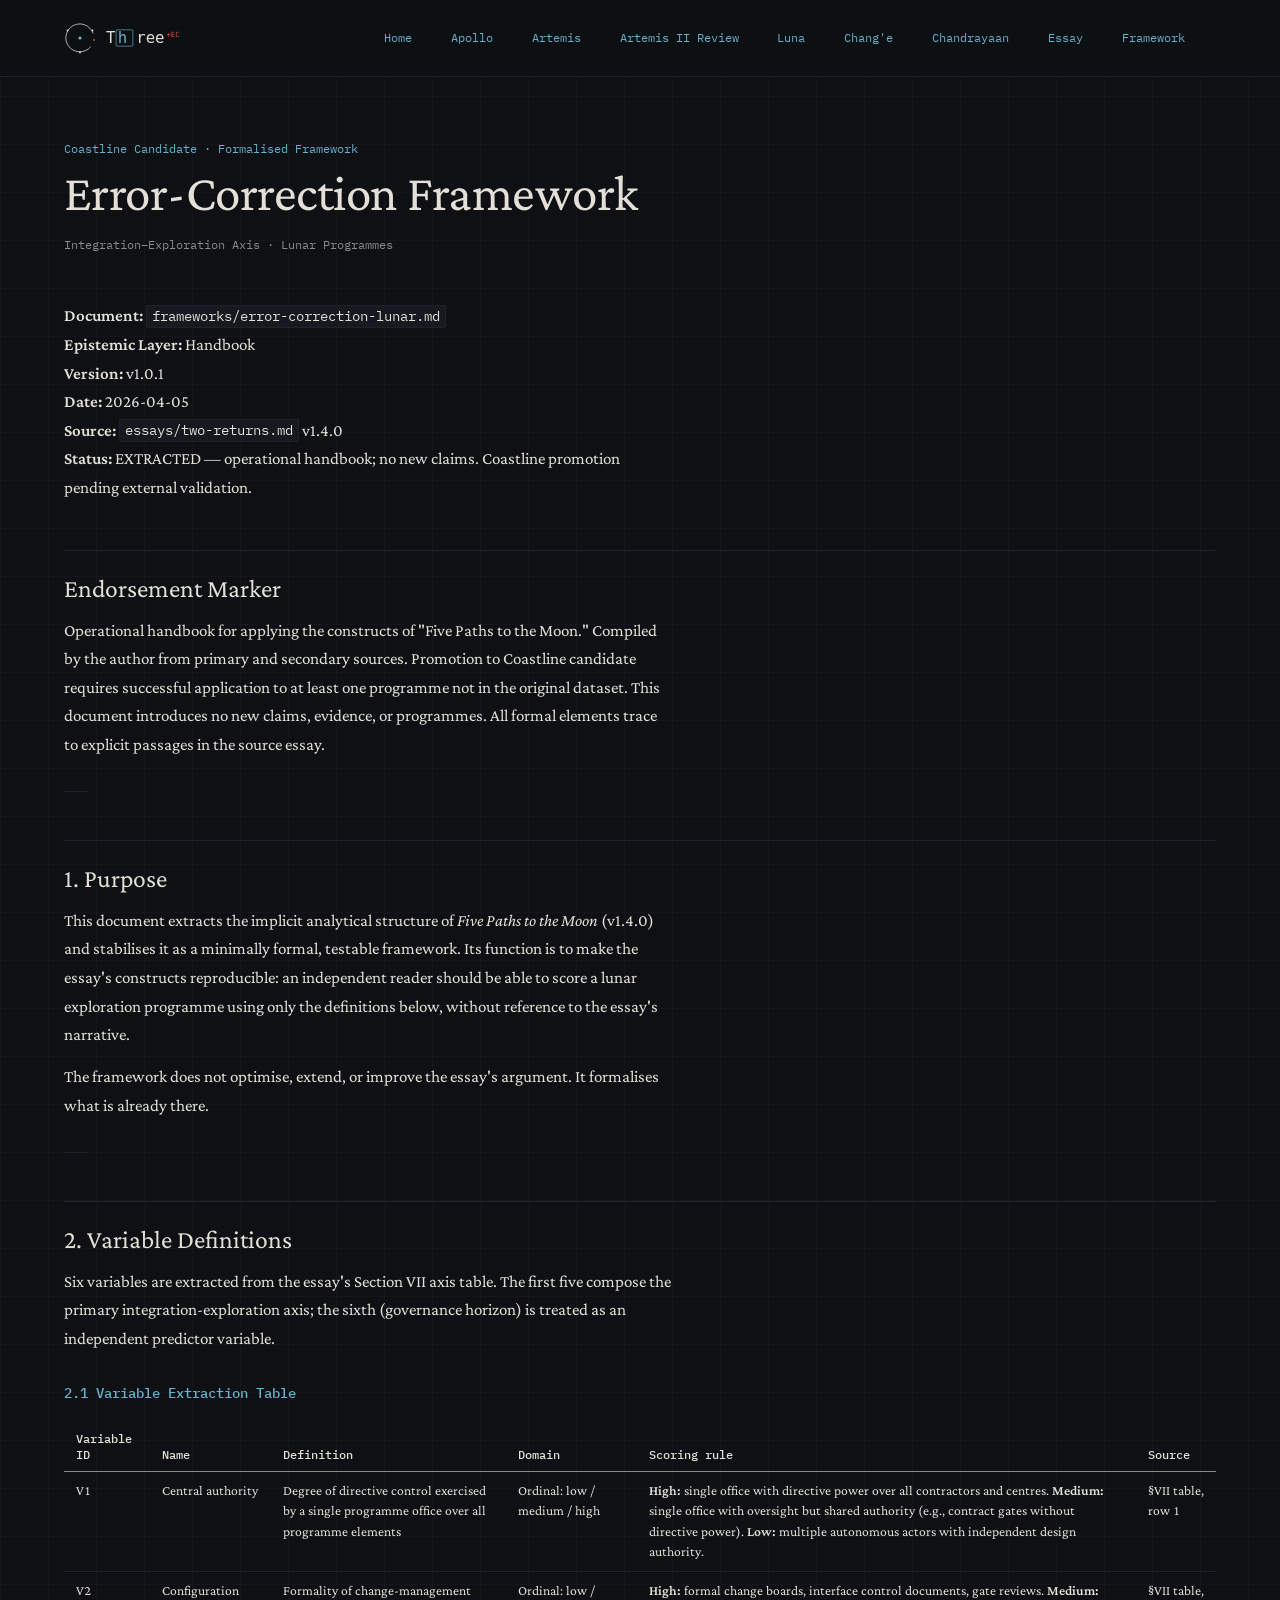
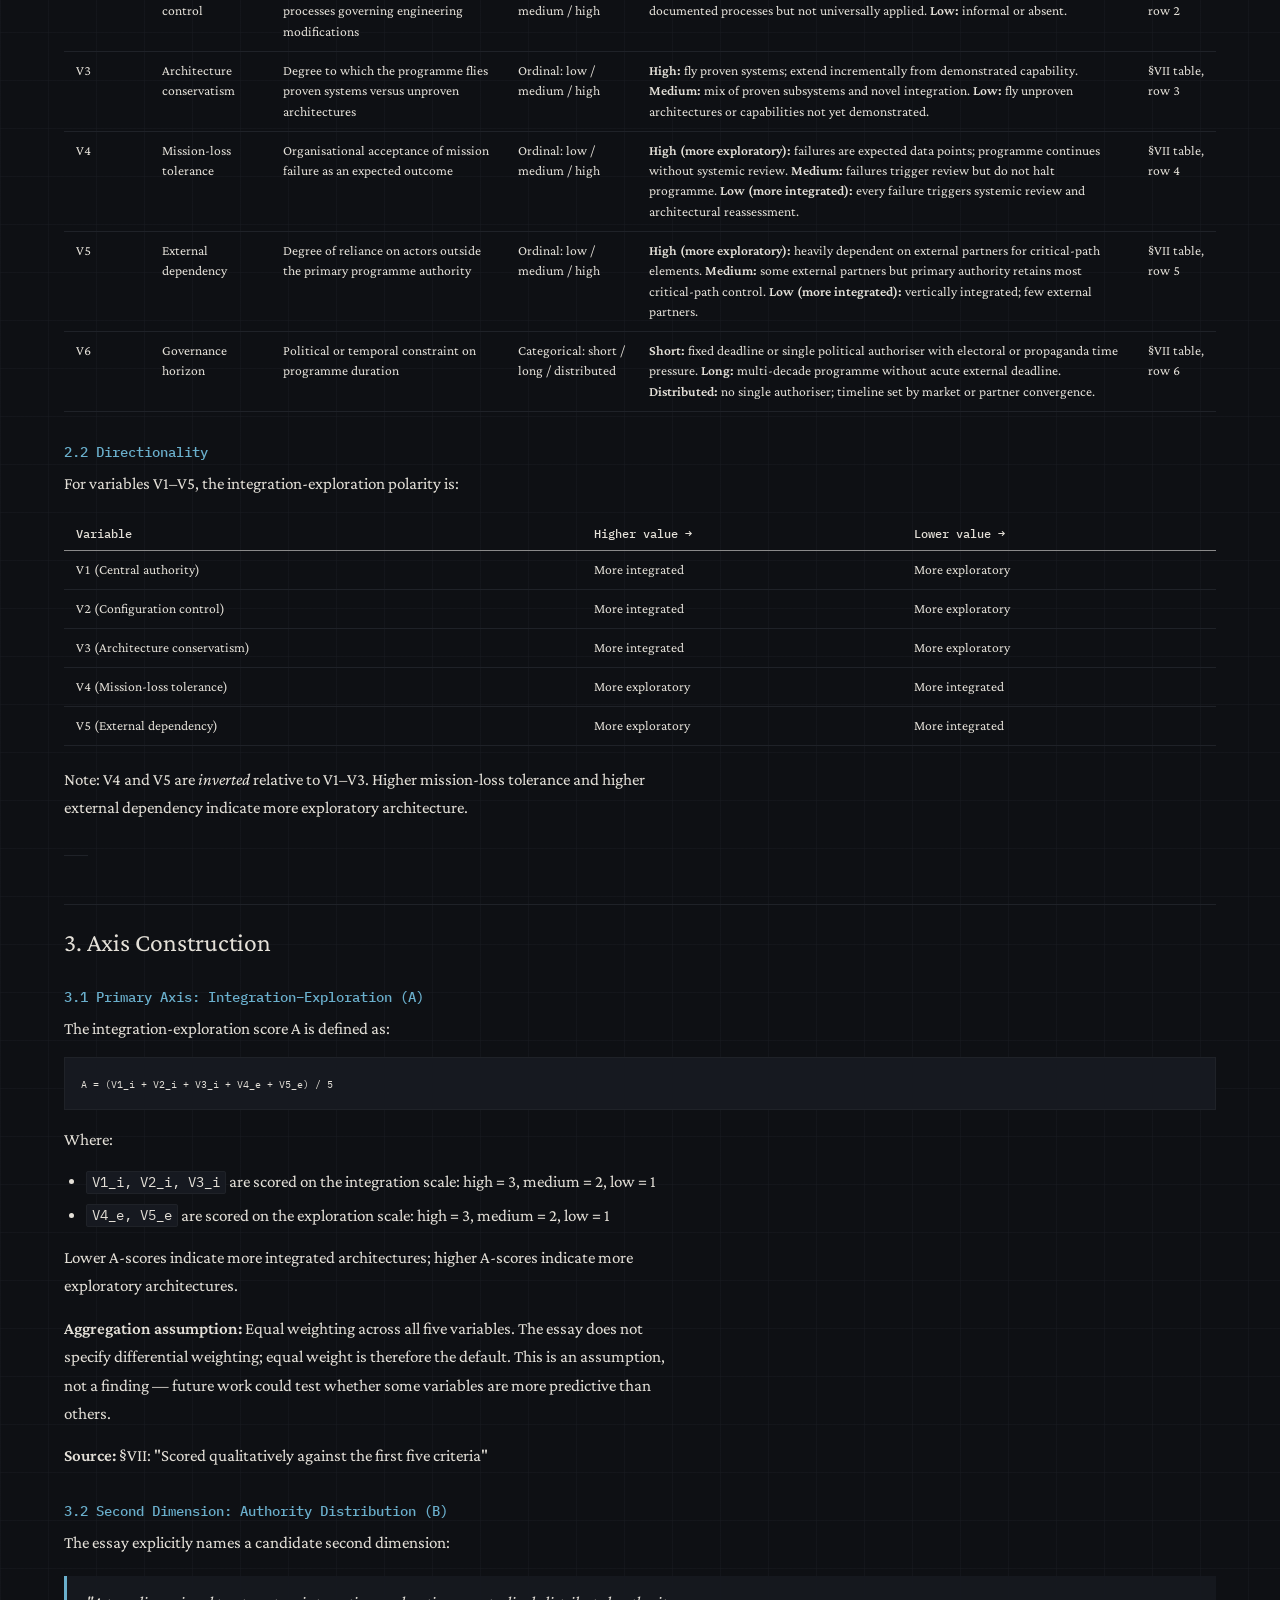
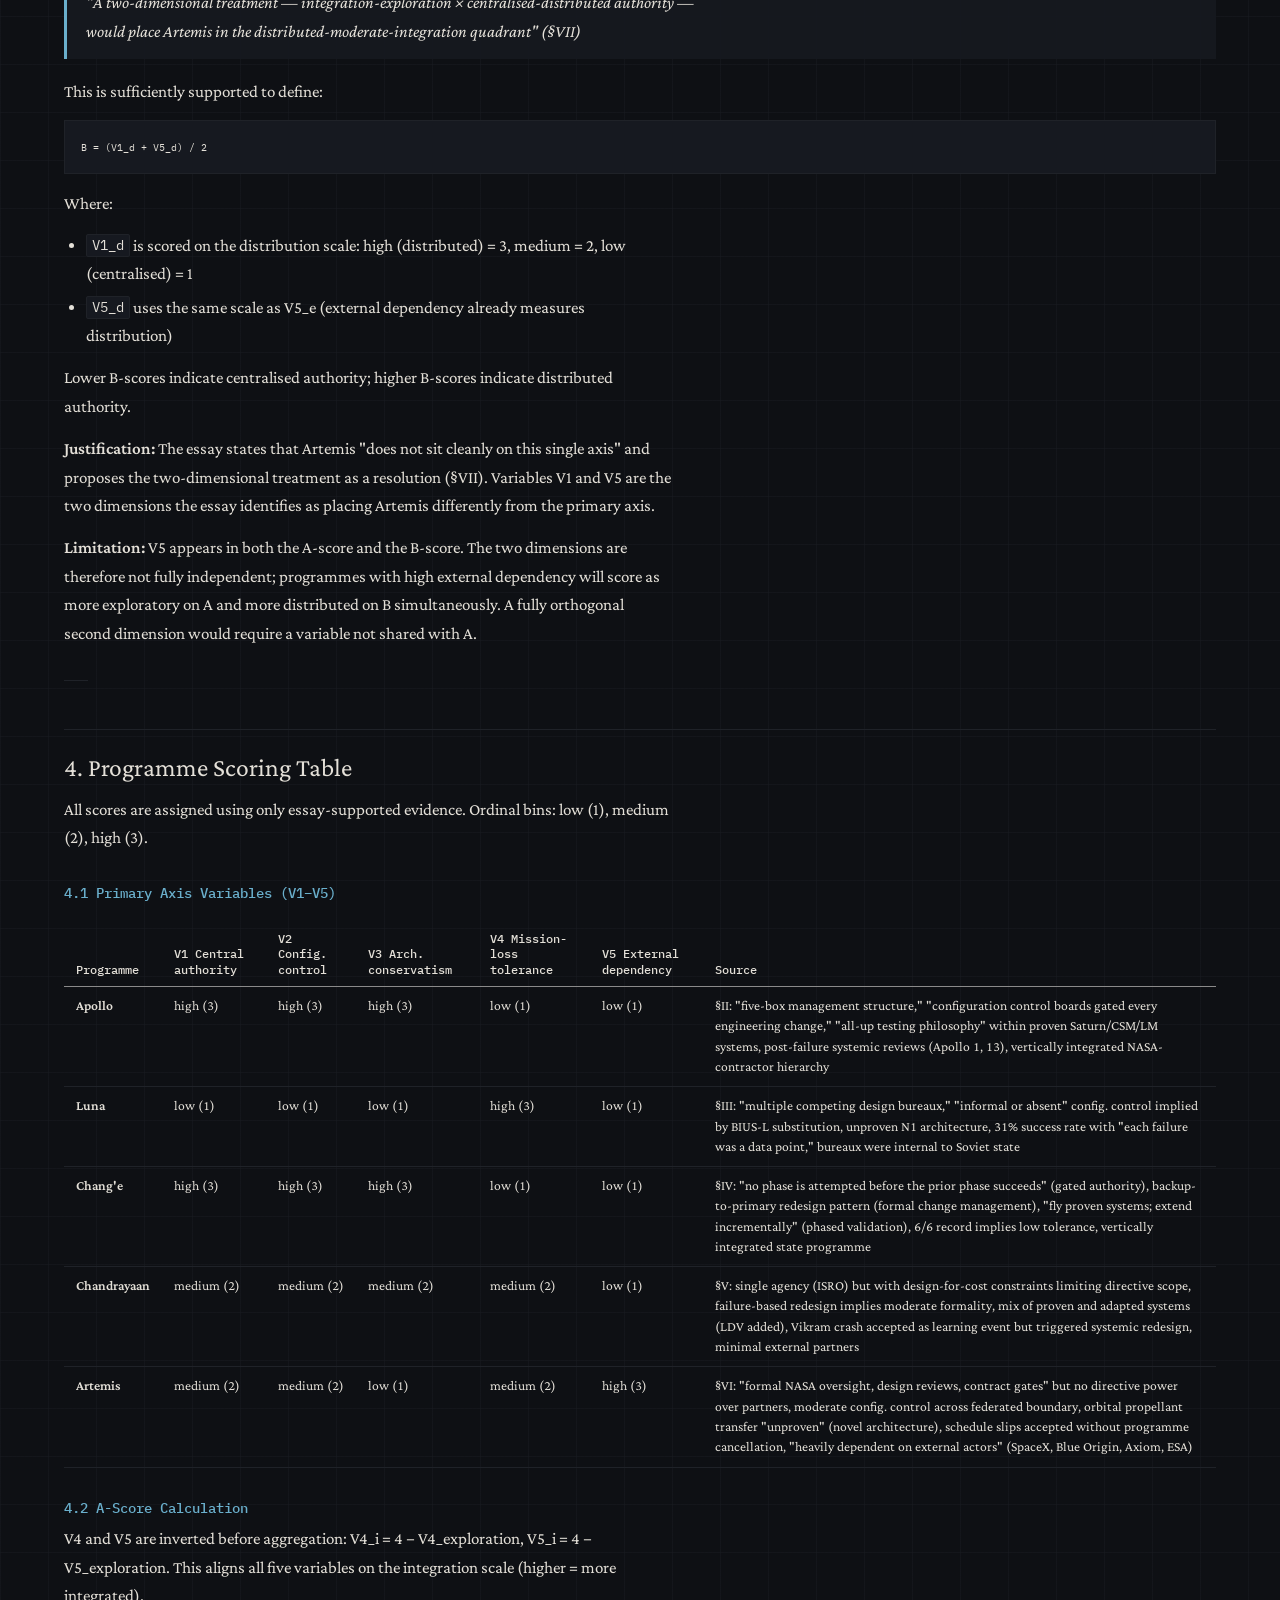
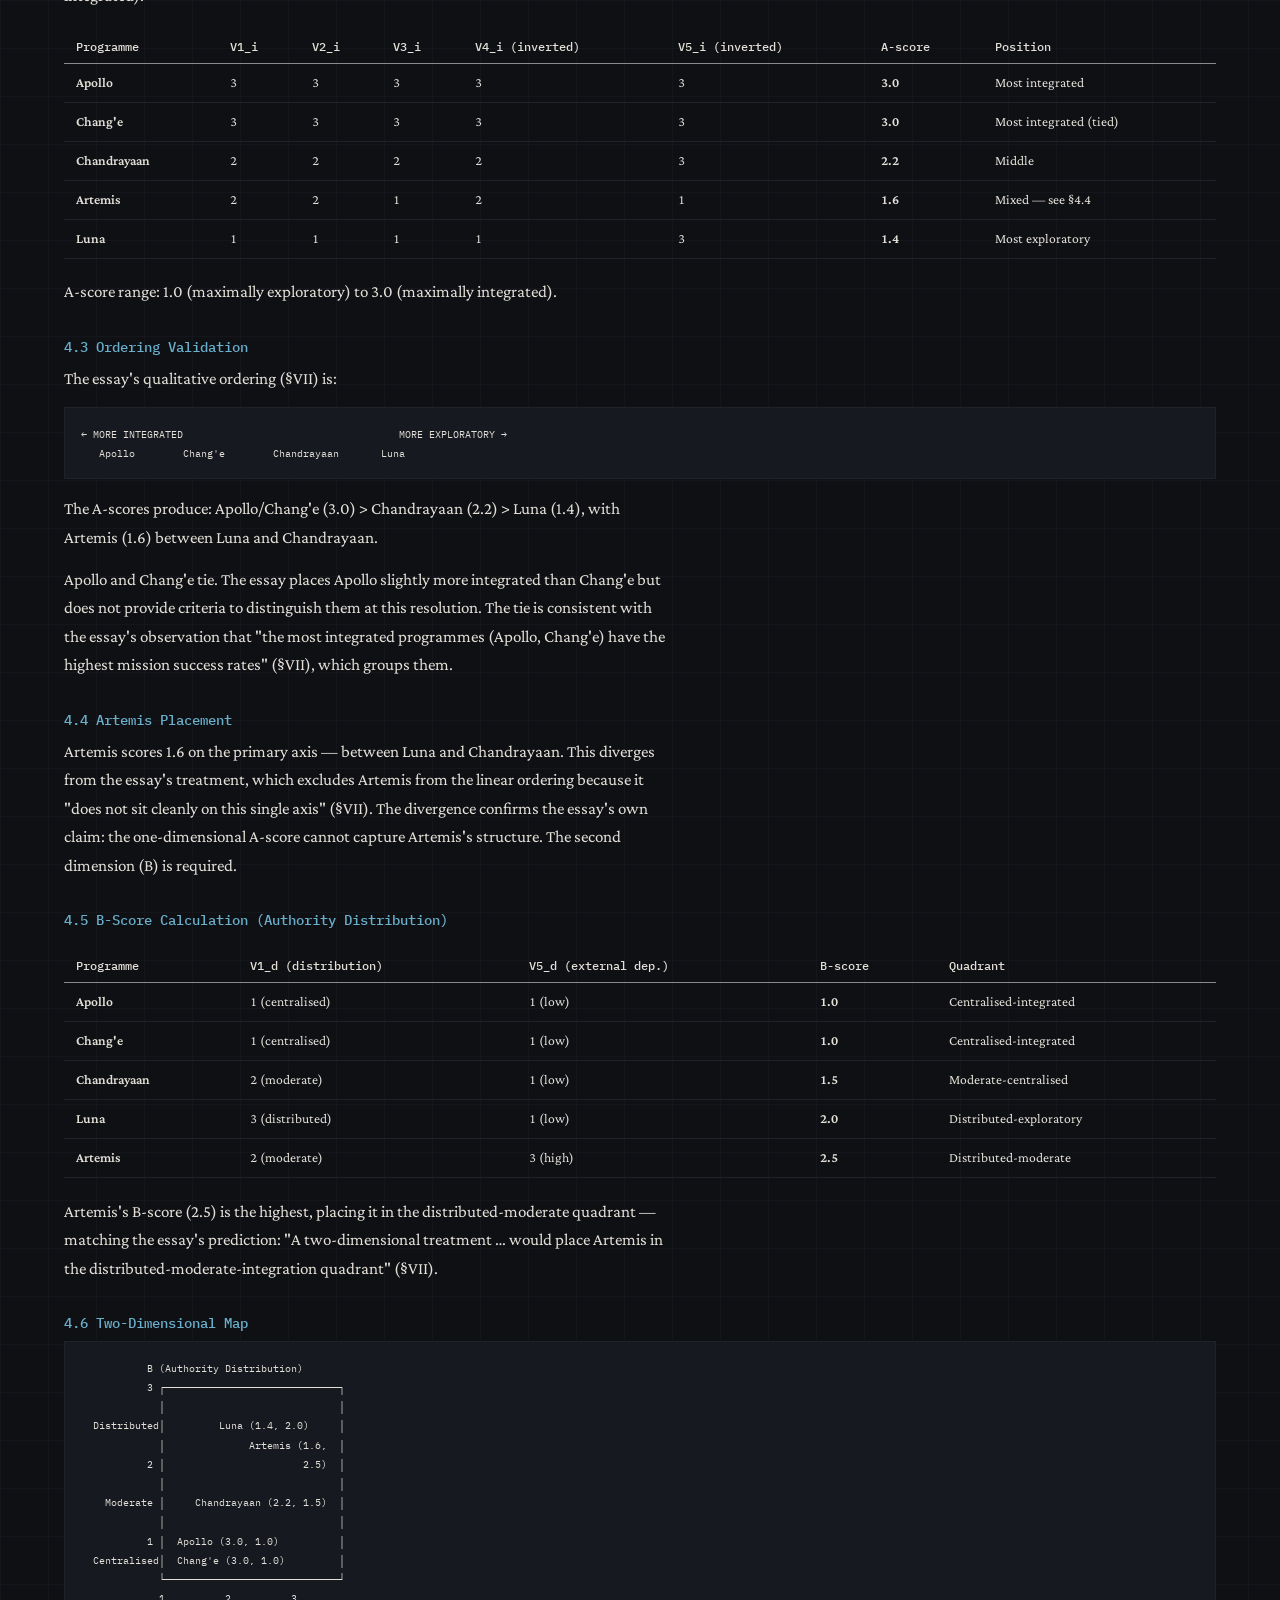
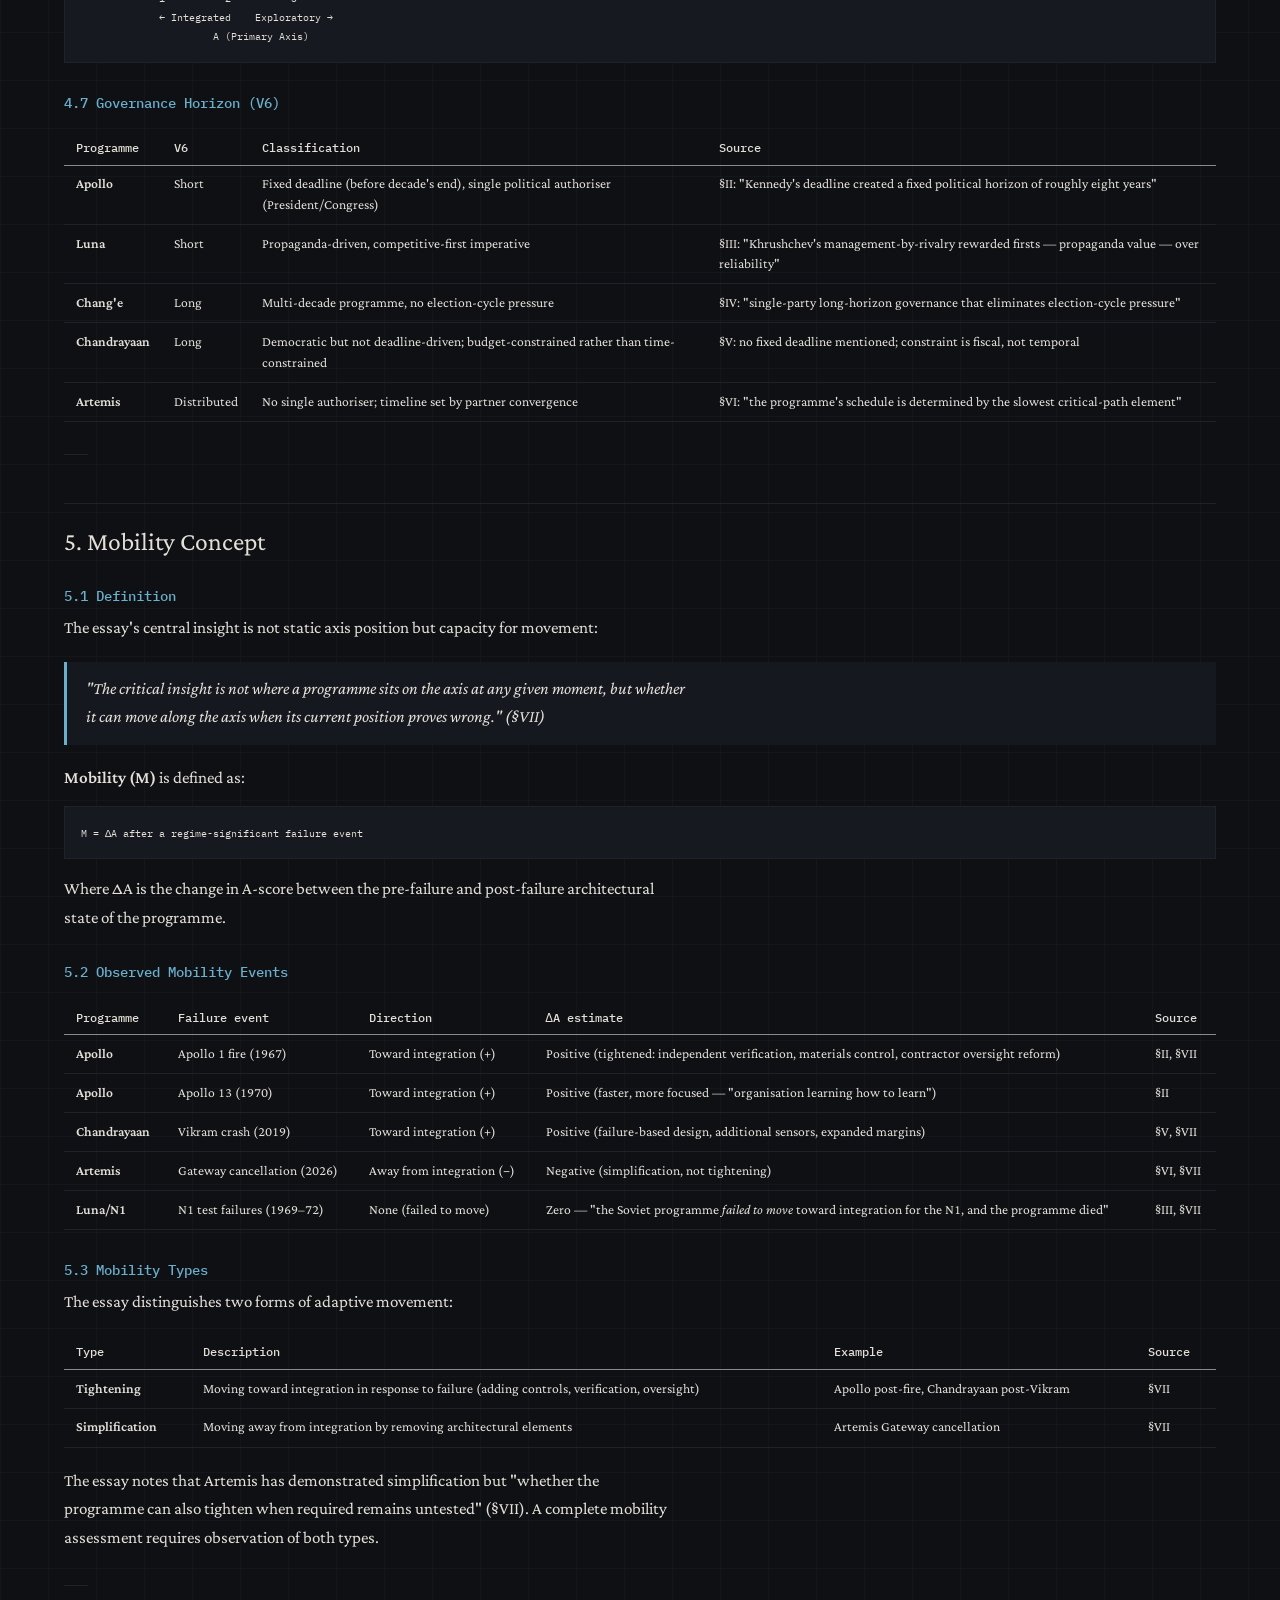
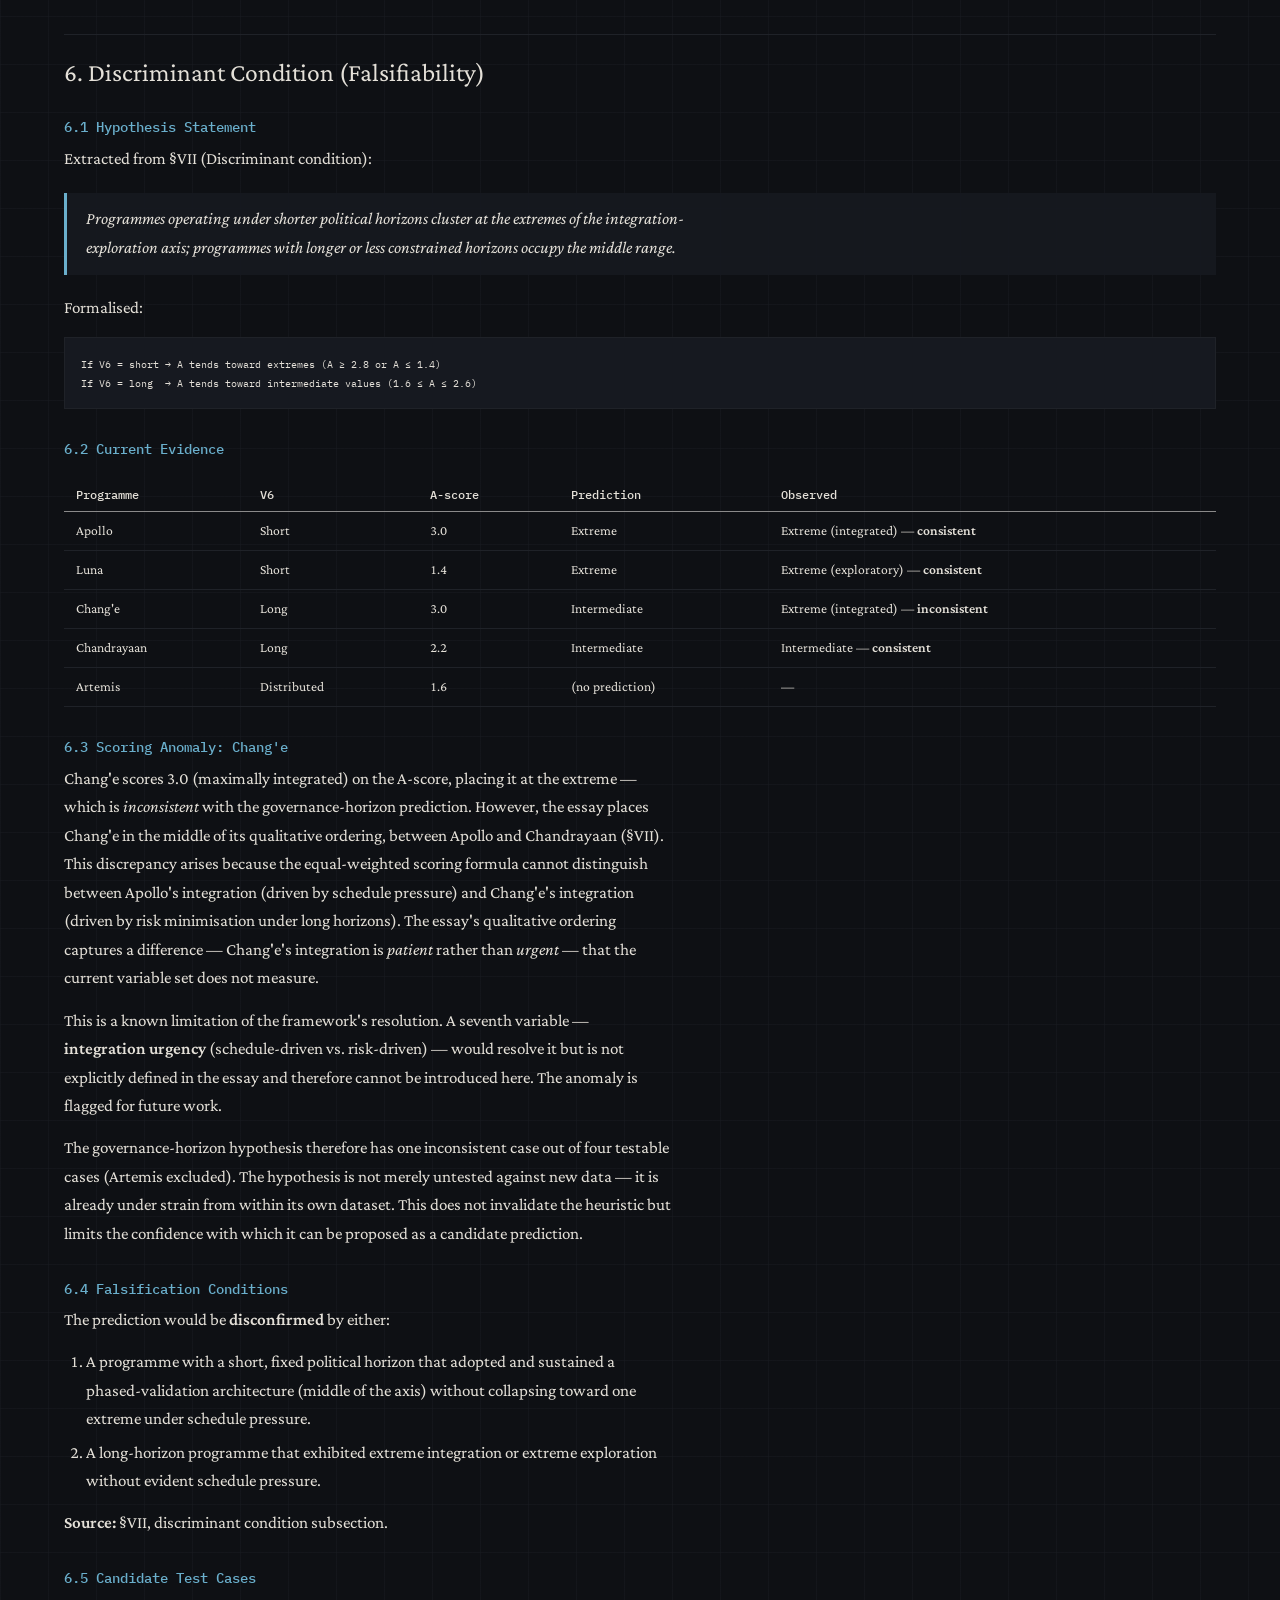
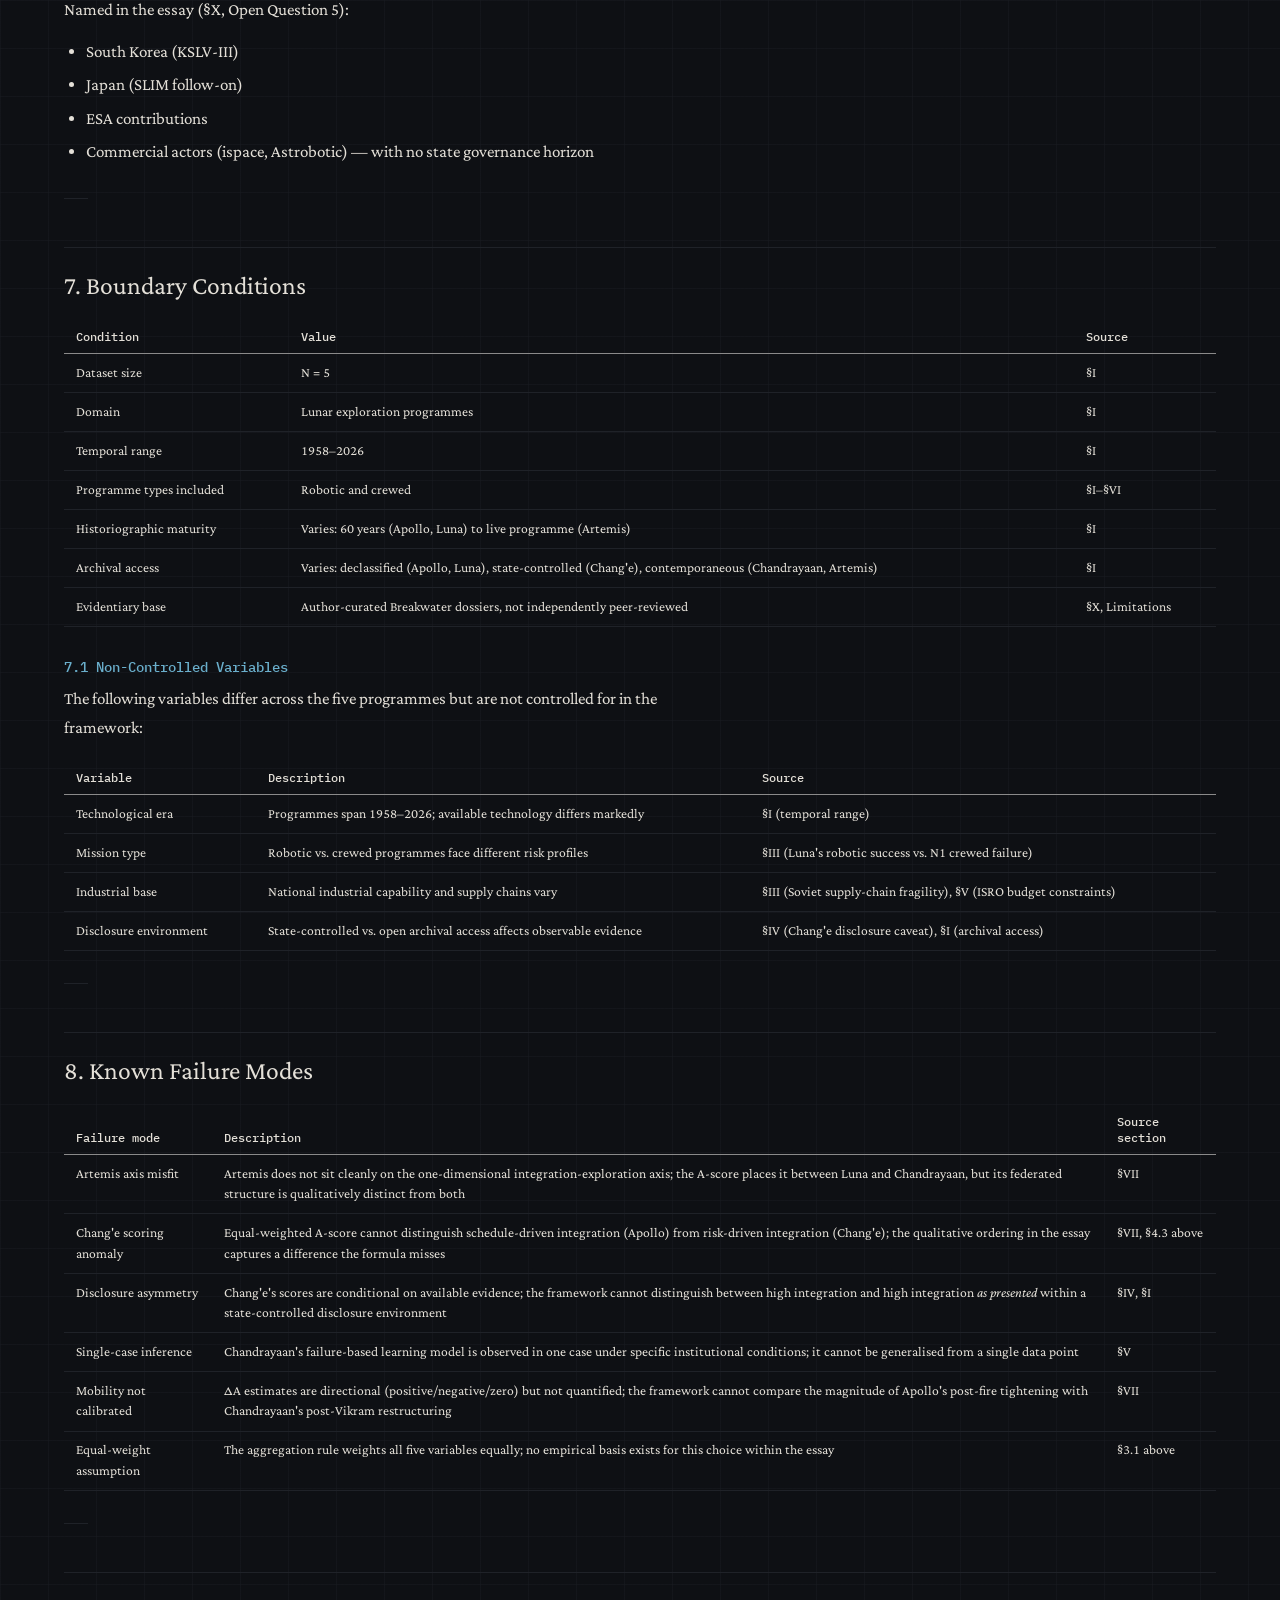
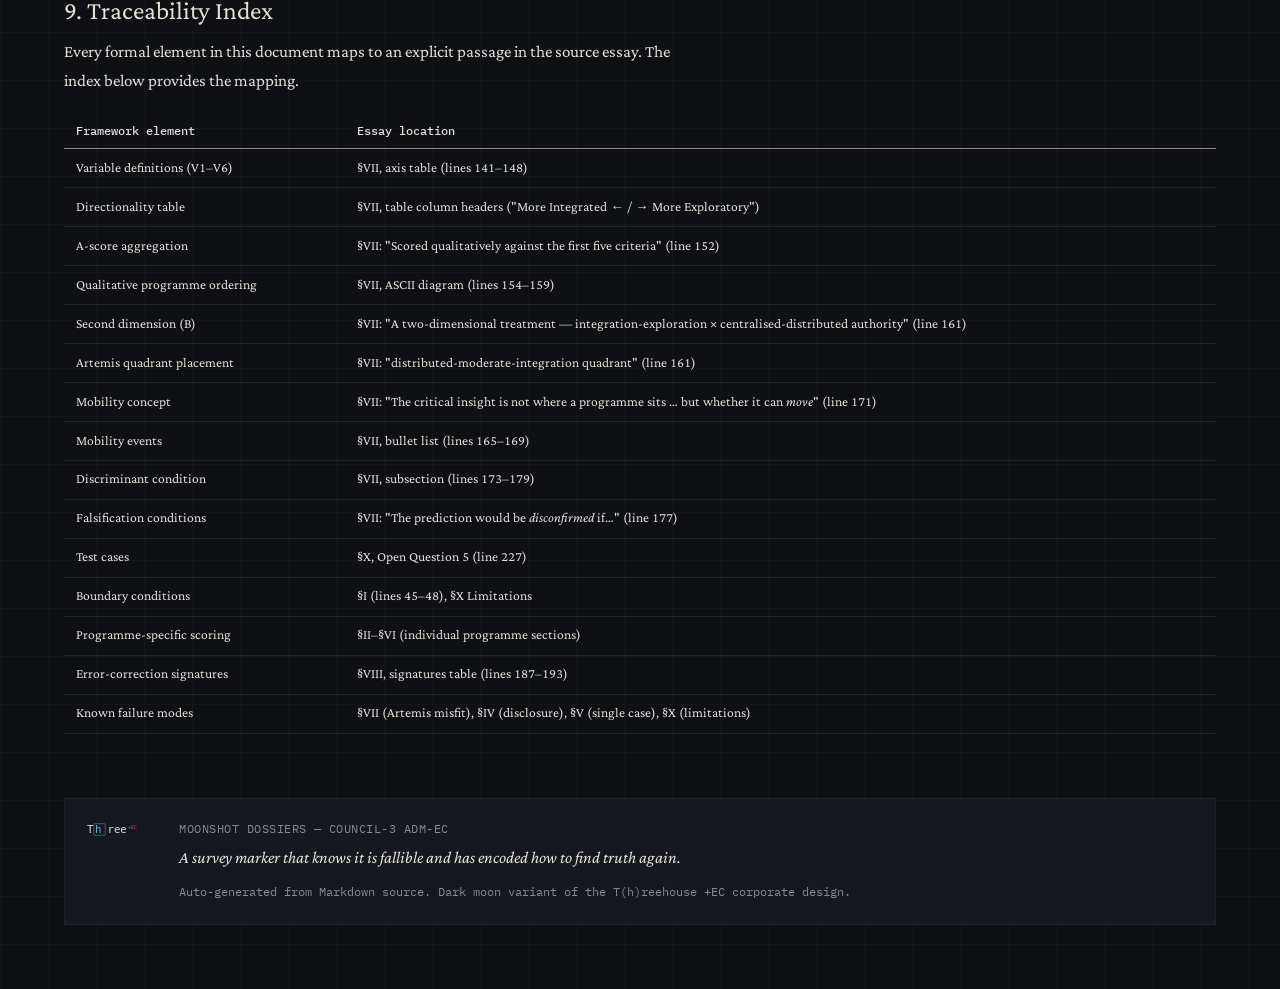
<file: docs/framework.html>
<!DOCTYPE html>
<html lang="en">
<head>
  <meta charset="UTF-8">
  <meta name="viewport" content="width=device-width, initial-scale=1.0">
  <title>Error-Correction Framework — Moonshot Dossiers</title>
  <link rel="icon" type="image/svg+xml" href="emblem-16.svg">
  <link rel="preconnect" href="https://fonts.googleapis.com">
  <link rel="preconnect" href="https://fonts.gstatic.com" crossorigin>
  <link rel="stylesheet" href="tokens.css">
  <style>
    :root {
      color-scheme: dark;
    }

    * {
      box-sizing: border-box;
    }

    html,
    body {
      margin: 0;
      min-height: 100%;
      background: var(--parchment);
      color: var(--ink);
    }

    body {
      font-family: var(--font-serif);
      font-size: 17px;
      line-height: 1.68;
      background-image:
        linear-gradient(to right, rgba(31, 34, 40, 0.35) 1px, transparent 1px),
        linear-gradient(to bottom, rgba(31, 34, 40, 0.35) 1px, transparent 1px);
      background-size: 3rem 3rem;
    }

    @media (max-width: 640px) {
      body {
        font-size: 16px;
      }
    }

    a {
      color: var(--sea);
      text-decoration-color: var(--grid);
    }

    a:hover {
      text-decoration-color: var(--sea);
    }

    a,
    button,
    [role="button"],
    input,
    select,
    textarea {
      min-height: var(--min-target-aa);
    }

    :focus-visible {
      outline: var(--focus-ring);
      outline-offset: var(--focus-offset);
    }

    @media (prefers-reduced-motion: no-preference) {
      html {
        scroll-behavior: smooth;
      }

      .reveal {
        opacity: 0;
        transform: translateY(1.1rem);
        animation: rise 720ms cubic-bezier(0.22, 1, 0.36, 1) forwards;
      }

      .reveal-delay-1 {
        animation-delay: 100ms;
      }

      .reveal-delay-2 {
        animation-delay: 200ms;
      }
    }

    @media (prefers-reduced-motion: reduce) {
      *,
      *::before,
      *::after {
        animation-duration: 0.01ms !important;
        animation-iteration-count: 1 !important;
        transition-duration: 0.01ms !important;
        scroll-behavior: auto !important;
      }
    }

    @keyframes rise {
      from {
        opacity: 0;
        transform: translateY(1.1rem);
      }

      to {
        opacity: 1;
        transform: translateY(0);
      }
    }

    .skip-link {
      position: absolute;
      top: -100%;
      left: 0;
      padding: 0.75rem 1.5rem;
      background: var(--ink);
      color: var(--parchment);
      font-family: var(--font-mono);
      font-size: 0.75rem;
      z-index: 1000;
    }

    .skip-link:focus {
      top: 0;
    }

    .site-shell {
      width: min(calc(100% - 3rem), 72rem);
      margin: 0 auto;
    }

    .site-header {
      position: sticky;
      top: 0;
      z-index: 20;
      backdrop-filter: blur(10px);
      background: rgba(14, 16, 20, 0.88);
      border-bottom: 1px solid var(--grid);
    }

    @media (prefers-reduced-motion: no-preference) {
      .site-header {
        transition: transform 220ms ease;
      }
    }

    .site-header.is-hidden {
      transform: translateY(calc(-100% - 1px));
    }

    .site-header__inner {
      width: min(calc(100% - 3rem), 72rem);
      margin: 0 auto;
      display: grid;
      grid-template-columns: auto 1fr auto;
      gap: 1rem;
      align-items: center;
      padding: 1rem 0;
    }

    .brand-lockup {
      display: inline-flex;
      align-items: center;
      gap: 0.6rem;
      min-height: 44px;
      text-decoration: none;
      color: inherit;
    }

    .brand-lockup img:first-child {
      width: 32px;
      height: 32px;
      flex: none;
    }

    .brand-lockup img:last-child {
      width: 7.05rem;
      height: auto;
      flex: none;
    }

    .site-nav {
      justify-self: end;
    }

    .site-nav__list {
      display: flex;
      gap: 0.5rem;
      list-style: none;
      margin: 0;
      padding: 0;
    }

    .site-nav a,
    .nav-toggle {
      display: inline-flex;
      align-items: center;
      justify-content: center;
      min-height: var(--min-target);
      padding: 0.5rem 0.9rem;
      font-family: var(--font-mono);
      font-size: 0.75rem;
      line-height: 1.3;
      color: var(--sea);
      text-decoration: none;
      border: 1px solid transparent;
      background: transparent;
    }

    .site-nav a:hover,
    .site-nav a:focus-visible,
    .nav-toggle:hover,
    .nav-toggle:focus-visible {
      border-color: var(--grid);
      background: rgba(22, 25, 32, 0.88);
    }

    .site-nav a[aria-current="page"] {
      color: var(--ink);
      border-color: var(--grid);
    }

    .nav-toggle {
      display: none;
      cursor: pointer;
      justify-self: end;
    }

    main {
      display: block;
      padding: 0 0 4rem;
    }

    /* --- Page header for sub-pages --- */

    .page-header {
      padding: 4rem 0 2rem;
    }

    .page-header .eyebrow {
      font-family: var(--font-mono);
      font-size: 0.75rem;
      line-height: 1.3;
      color: var(--sea);
      margin: 0 0 0.6rem;
    }

    .page-header h1 {
      margin: 0;
      font-family: var(--font-serif);
      font-size: clamp(2rem, 5vw, 3.2rem);
      line-height: 1.06;
      font-weight: 400;
      letter-spacing: -0.01em;
    }

    .page-header .page-meta {
      margin-top: 1rem;
      font-family: var(--font-mono);
      font-size: 0.75rem;
      line-height: 1.5;
      color: var(--stone);
    }

    .page-header .page-meta span + span::before {
      content: " · ";
    }

    /* --- Markdown content area --- */

    .md-content {
      padding-top: 1rem;
    }

    .md-content h1 {
      display: none; /* Title already in page-header */
    }

    .md-content h2 {
      font-family: var(--font-serif);
      font-size: 1.6rem;
      line-height: 1.12;
      font-weight: 400;
      margin: 3rem 0 0.8rem;
      padding-top: 1.5rem;
      border-top: 1px solid var(--grid);
    }

    .md-content h3 {
      font-family: var(--font-mono);
      font-size: 0.85rem;
      line-height: 1.3;
      font-weight: 500;
      color: var(--sea);
      margin: 2rem 0 0.5rem;
    }

    .md-content h4 {
      font-family: var(--font-mono);
      font-size: 0.75rem;
      line-height: 1.3;
      font-weight: 500;
      color: var(--stone);
      margin: 1.5rem 0 0.4rem;
      text-transform: uppercase;
      letter-spacing: 0.04em;
    }

    .md-content p {
      max-width: var(--measure);
      margin: 0 0 0.85rem;
    }

    .md-content ul,
    .md-content ol {
      max-width: var(--measure);
      padding-left: 1.4rem;
      margin: 0 0 0.85rem;
    }

    .md-content li {
      margin-bottom: 0.3rem;
    }

    .md-content li p {
      margin: 0;
    }

    .md-content strong {
      font-weight: 600;
    }

    .md-content em {
      font-style: italic;
    }

    .md-content code {
      font-family: var(--font-mono);
      font-size: 0.82em;
      background: var(--warm-white);
      border: 1px solid var(--grid);
      padding: 0.1em 0.35em;
      border-radius: 2px;
    }

    .md-content pre {
      background: var(--warm-white);
      border: 1px solid var(--grid);
      padding: 1rem;
      overflow-x: auto;
      margin: 0 0 1rem;
      font-family: var(--font-mono);
      font-size: 0.8rem;
      line-height: 1.5;
    }

    .md-content pre code {
      background: none;
      border: none;
      padding: 0;
    }

    .md-content blockquote {
      margin: 1.2rem 0;
      padding: 0.8rem 1.2rem;
      border-left: 3px solid var(--sea);
      background: rgba(22, 25, 32, 0.92);
      font-style: italic;
    }

    .md-content blockquote p {
      margin: 0;
    }

    .md-content hr {
      width: 1.5rem;
      height: 1px;
      margin: 2rem 0 1.2rem;
      border: 0;
      background: var(--grid);
    }

    /* --- Tables in markdown --- */

    .md-content table {
      width: 100%;
      border-collapse: collapse;
      border-spacing: 0;
      font-variant-numeric: tabular-nums;
      margin: 1.2rem 0;
    }

    .md-content thead th {
      font-family: var(--font-mono);
      font-weight: 500;
      font-size: 0.75rem;
      line-height: 1.3;
      color: var(--ink);
      text-align: left;
      padding: 0.55rem 0.75rem;
      border-bottom: 1px solid var(--stone);
      vertical-align: bottom;
    }

    .md-content tbody td {
      font-family: var(--font-serif);
      font-size: 0.85rem;
      line-height: 1.5;
      color: var(--ink);
      padding: 0.55rem 0.75rem;
      border-bottom: 1px solid var(--grid);
      vertical-align: top;
    }

    @media (hover: hover) {
      .md-content tbody tr:hover {
        background: var(--warm-white);
      }
    }

    /* --- Task list checkboxes --- */

    .md-content input[type="checkbox"] {
      margin-right: 0.4rem;
      accent-color: var(--sea);
    }

    /* --- Colophon --- */

    .colophon {
      margin-top: 4rem;
      padding: 1.4rem;
      background: rgba(22, 25, 32, 0.92);
      border: 1px solid var(--grid);
      display: grid;
      grid-template-columns: auto 1fr;
      gap: 1rem;
      align-items: start;
    }

    .colophon img {
      width: 4.75rem;
      height: auto;
    }

    .colophon p {
      margin: 0;
    }

    .colophon .status {
      font-family: var(--font-mono);
      font-size: 0.75rem;
      line-height: 1.3;
      letter-spacing: 0.04em;
      text-transform: uppercase;
      color: var(--stone);
    }

    .colophon .maxim {
      margin-top: 0.45rem;
      font-style: italic;
    }

    .colophon .meta {
      margin-top: 0.7rem;
      font-family: var(--font-mono);
      font-size: 0.75rem;
      line-height: 1.5;
      color: var(--stone);
    }

    @media (max-width: 640px) {
      .site-shell,
      .site-header__inner {
        width: min(calc(100% - 2.5rem), 72rem);
      }

      .site-header__inner {
        padding: 0.7rem 0;
        grid-template-columns: auto auto;
      }

      .site-nav {
        grid-column: 1 / -1;
        justify-self: stretch;
      }

      .site-nav[data-open="false"] {
        display: none;
      }

      .site-nav__list {
        flex-direction: column;
        gap: 0.35rem;
        padding-top: 0.4rem;
      }

      .site-nav a {
        justify-content: flex-start;
      }

      .nav-toggle {
        display: inline-flex;
      }

      .page-header {
        padding-top: 2.5rem;
      }

      .colophon {
        grid-template-columns: 1fr;
      }
    }
  </style>
</head>
<body>
  <a href="#content" class="skip-link">Skip to content</a>
  <header class="site-header">
    <div class="site-header__inner">
      <a class="brand-lockup" href="index.html" aria-label="Moonshot Dossiers home">
        <img src="emblem-64.svg" alt="T(h)reehouse +EC emblem">
        <img src="wordmark-full.svg" alt="T[h]ree +EC wordmark">
      </a>
      <button
        class="nav-toggle"
        type="button"
        aria-expanded="false"
        aria-controls="site-nav"
        aria-label="Toggle navigation"
      >
        Menu
      </button>
      <nav class="site-nav" id="site-nav" aria-label="Primary" data-open="true">
        <ul class="site-nav__list">
          <li><a href="index.html">Home</a></li>
          <li><a href="apollo.html">Apollo</a></li>
          <li><a href="artemis.html">Artemis</a></li>
          <li><a href="artemis-review.html">Artemis II Review</a></li>
          <li><a href="luna.html">Luna</a></li>
          <li><a href="change.html">Chang'e</a></li>
          <li><a href="chandrayaan.html">Chandrayaan</a></li>
          <li><a href="five-paths.html">Essay</a></li>
          <li><a href="framework.html">Framework</a></li>
        </ul>
      </nav>
    </div>
  </header>

  <main id="content">
    <div class="site-shell">
      <div class="page-header reveal">
        <p class="eyebrow">Coastline Candidate · Formalised Framework</p>
        <h1>Error-Correction Framework</h1>
        <div class="page-meta">
          <span>Integration–Exploration Axis · Lunar Programmes</span>
        </div>
      </div>

      <article class="md-content reveal reveal-delay-1">
<h1
id="error-correction-architecture-framework--lunar-exploration-programmes">Error-Correction
Architecture Framework — Lunar Exploration Programmes</h1>
<p><strong>Document:</strong>
<code>frameworks/error-correction-lunar.md</code><br />
<strong>Epistemic Layer:</strong> Handbook<br />
<strong>Version:</strong> v1.0.1<br />
<strong>Date:</strong> 2026-04-05<br />
<strong>Source:</strong> <code>essays/two-returns.md</code> v1.4.0<br />
<strong>Status:</strong> EXTRACTED — operational handbook; no new
claims. Coastline promotion pending external validation.</p>
<h2 id="endorsement-marker">Endorsement Marker</h2>
<p>Operational handbook for applying the constructs of "Five Paths to
the Moon." Compiled by the author from primary and secondary sources.
Promotion to Coastline candidate requires successful application to at
least one programme not in the original dataset. This document
introduces no new claims, evidence, or programmes. All formal elements
trace to explicit passages in the source essay.</p>
<hr />
<h2 id="1-purpose">1. Purpose</h2>
<p>This document extracts the implicit analytical structure of <em>Five
Paths to the Moon</em> (v1.4.0) and stabilises it as a minimally formal,
testable framework. Its function is to make the essay's constructs
reproducible: an independent reader should be able to score a lunar
exploration programme using only the definitions below, without
reference to the essay's narrative.</p>
<p>The framework does not optimise, extend, or improve the essay's
argument. It formalises what is already there.</p>
<hr />
<h2 id="2-variable-definitions">2. Variable Definitions</h2>
<p>Six variables are extracted from the essay's Section VII axis table.
The first five compose the primary integration-exploration axis; the
sixth (governance horizon) is treated as an independent predictor
variable.</p>
<h3 id="21-variable-extraction-table">2.1 Variable Extraction Table</h3>
<table>
<thead>
<tr>
<th>Variable ID</th>
<th>Name</th>
<th>Definition</th>
<th>Domain</th>
<th>Scoring rule</th>
<th>Source</th>
</tr>
</thead>
<tbody>
<tr>
<td>V1</td>
<td>Central authority</td>
<td>Degree of directive control exercised by a single programme office
over all programme elements</td>
<td>Ordinal: low / medium / high</td>
<td><strong>High:</strong> single office with directive power over all
contractors and centres. <strong>Medium:</strong> single office with
oversight but shared authority (e.g., contract gates without directive
power). <strong>Low:</strong> multiple autonomous actors with
independent design authority.</td>
<td>§VII table, row 1</td>
</tr>
<tr>
<td>V2</td>
<td>Configuration control</td>
<td>Formality of change-management processes governing engineering
modifications</td>
<td>Ordinal: low / medium / high</td>
<td><strong>High:</strong> formal change boards, interface control
documents, gate reviews. <strong>Medium:</strong> documented processes
but not universally applied. <strong>Low:</strong> informal or
absent.</td>
<td>§VII table, row 2</td>
</tr>
<tr>
<td>V3</td>
<td>Architecture conservatism</td>
<td>Degree to which the programme flies proven systems versus unproven
architectures</td>
<td>Ordinal: low / medium / high</td>
<td><strong>High:</strong> fly proven systems; extend incrementally from
demonstrated capability. <strong>Medium:</strong> mix of proven
subsystems and novel integration. <strong>Low:</strong> fly unproven
architectures or capabilities not yet demonstrated.</td>
<td>§VII table, row 3</td>
</tr>
<tr>
<td>V4</td>
<td>Mission-loss tolerance</td>
<td>Organisational acceptance of mission failure as an expected
outcome</td>
<td>Ordinal: low / medium / high</td>
<td><strong>High (more exploratory):</strong> failures are expected data
points; programme continues without systemic review.
<strong>Medium:</strong> failures trigger review but do not halt
programme. <strong>Low (more integrated):</strong> every failure
triggers systemic review and architectural reassessment.</td>
<td>§VII table, row 4</td>
</tr>
<tr>
<td>V5</td>
<td>External dependency</td>
<td>Degree of reliance on actors outside the primary programme
authority</td>
<td>Ordinal: low / medium / high</td>
<td><strong>High (more exploratory):</strong> heavily dependent on
external partners for critical-path elements. <strong>Medium:</strong>
some external partners but primary authority retains most critical-path
control. <strong>Low (more integrated):</strong> vertically integrated;
few external partners.</td>
<td>§VII table, row 5</td>
</tr>
<tr>
<td>V6</td>
<td>Governance horizon</td>
<td>Political or temporal constraint on programme duration</td>
<td>Categorical: short / long / distributed</td>
<td><strong>Short:</strong> fixed deadline or single political
authoriser with electoral or propaganda time pressure.
<strong>Long:</strong> multi-decade programme without acute external
deadline. <strong>Distributed:</strong> no single authoriser; timeline
set by market or partner convergence.</td>
<td>§VII table, row 6</td>
</tr>
</tbody>
</table>
<h3 id="22-directionality">2.2 Directionality</h3>
<p>For variables V1–V5, the integration-exploration polarity is:</p>
<table>
<thead>
<tr>
<th>Variable</th>
<th>Higher value →</th>
<th>Lower value →</th>
</tr>
</thead>
<tbody>
<tr>
<td>V1 (Central authority)</td>
<td>More integrated</td>
<td>More exploratory</td>
</tr>
<tr>
<td>V2 (Configuration control)</td>
<td>More integrated</td>
<td>More exploratory</td>
</tr>
<tr>
<td>V3 (Architecture conservatism)</td>
<td>More integrated</td>
<td>More exploratory</td>
</tr>
<tr>
<td>V4 (Mission-loss tolerance)</td>
<td>More exploratory</td>
<td>More integrated</td>
</tr>
<tr>
<td>V5 (External dependency)</td>
<td>More exploratory</td>
<td>More integrated</td>
</tr>
</tbody>
</table>
<p>Note: V4 and V5 are <em>inverted</em> relative to V1–V3. Higher
mission-loss tolerance and higher external dependency indicate more
exploratory architecture.</p>
<hr />
<h2 id="3-axis-construction">3. Axis Construction</h2>
<h3 id="31-primary-axis-integrationexploration-a">3.1 Primary Axis:
Integration–Exploration (A)</h3>
<p>The integration-exploration score A is defined as:</p>
<pre><code>A = (V1_i + V2_i + V3_i + V4_e + V5_e) / 5</code></pre>
<p>Where:</p>
<ul>
<li><code>V1_i, V2_i, V3_i</code> are scored on the integration scale:
high = 3, medium = 2, low = 1</li>
<li><code>V4_e, V5_e</code> are scored on the exploration scale: high =
3, medium = 2, low = 1</li>
</ul>
<p>Lower A-scores indicate more integrated architectures; higher
A-scores indicate more exploratory architectures.</p>
<p><strong>Aggregation assumption:</strong> Equal weighting across all
five variables. The essay does not specify differential weighting; equal
weight is therefore the default. This is an assumption, not a finding —
future work could test whether some variables are more predictive than
others.</p>
<p><strong>Source:</strong> §VII: "Scored qualitatively against the
first five criteria"</p>
<h3 id="32-second-dimension-authority-distribution-b">3.2 Second
Dimension: Authority Distribution (B)</h3>
<p>The essay explicitly names a candidate second dimension:</p>
<blockquote>
<p>"A two-dimensional treatment — integration-exploration ×
centralised-distributed authority — would place Artemis in the
distributed-moderate-integration quadrant" (§VII)</p>
</blockquote>
<p>This is sufficiently supported to define:</p>
<pre><code>B = (V1_d + V5_d) / 2</code></pre>
<p>Where:</p>
<ul>
<li><code>V1_d</code> is scored on the distribution scale: high
(distributed) = 3, medium = 2, low (centralised) = 1</li>
<li><code>V5_d</code> uses the same scale as V5_e (external dependency
already measures distribution)</li>
</ul>
<p>Lower B-scores indicate centralised authority; higher B-scores
indicate distributed authority.</p>
<p><strong>Justification:</strong> The essay states that Artemis "does
not sit cleanly on this single axis" and proposes the two-dimensional
treatment as a resolution (§VII). Variables V1 and V5 are the two
dimensions the essay identifies as placing Artemis differently from the
primary axis.</p>
<p><strong>Limitation:</strong> V5 appears in both the A-score and the
B-score. The two dimensions are therefore not fully independent;
programmes with high external dependency will score as more exploratory
on A and more distributed on B simultaneously. A fully orthogonal second
dimension would require a variable not shared with A.</p>
<hr />
<h2 id="4-programme-scoring-table">4. Programme Scoring Table</h2>
<p>All scores are assigned using only essay-supported evidence. Ordinal
bins: low (1), medium (2), high (3).</p>
<h3 id="41-primary-axis-variables-v1v5">4.1 Primary Axis Variables
(V1–V5)</h3>
<table>
<thead>
<tr>
<th>Programme</th>
<th>V1 Central authority</th>
<th>V2 Config. control</th>
<th>V3 Arch. conservatism</th>
<th>V4 Mission-loss tolerance</th>
<th>V5 External dependency</th>
<th>Source</th>
</tr>
</thead>
<tbody>
<tr>
<td><strong>Apollo</strong></td>
<td>high (3)</td>
<td>high (3)</td>
<td>high (3)</td>
<td>low (1)</td>
<td>low (1)</td>
<td>§II: "five-box management structure," "configuration control boards
gated every engineering change," "all-up testing philosophy" within
proven Saturn/CSM/LM systems, post-failure systemic reviews (Apollo 1,
13), vertically integrated NASA-contractor hierarchy</td>
</tr>
<tr>
<td><strong>Luna</strong></td>
<td>low (1)</td>
<td>low (1)</td>
<td>low (1)</td>
<td>high (3)</td>
<td>low (1)</td>
<td>§III: "multiple competing design bureaux," "informal or absent"
config. control implied by BIUS-L substitution, unproven N1
architecture, 31% success rate with "each failure was a data point,"
bureaux were internal to Soviet state</td>
</tr>
<tr>
<td><strong>Chang'e</strong></td>
<td>high (3)</td>
<td>high (3)</td>
<td>high (3)</td>
<td>low (1)</td>
<td>low (1)</td>
<td>§IV: "no phase is attempted before the prior phase succeeds" (gated
authority), backup-to-primary redesign pattern (formal change
management), "fly proven systems; extend incrementally" (phased
validation), 6/6 record implies low tolerance, vertically integrated
state programme</td>
</tr>
<tr>
<td><strong>Chandrayaan</strong></td>
<td>medium (2)</td>
<td>medium (2)</td>
<td>medium (2)</td>
<td>medium (2)</td>
<td>low (1)</td>
<td>§V: single agency (ISRO) but with design-for-cost constraints
limiting directive scope, failure-based redesign implies moderate
formality, mix of proven and adapted systems (LDV added), Vikram crash
accepted as learning event but triggered systemic redesign, minimal
external partners</td>
</tr>
<tr>
<td><strong>Artemis</strong></td>
<td>medium (2)</td>
<td>medium (2)</td>
<td>low (1)</td>
<td>medium (2)</td>
<td>high (3)</td>
<td>§VI: "formal NASA oversight, design reviews, contract gates" but no
directive power over partners, moderate config. control across federated
boundary, orbital propellant transfer "unproven" (novel architecture),
schedule slips accepted without programme cancellation, "heavily
dependent on external actors" (SpaceX, Blue Origin, Axiom, ESA)</td>
</tr>
</tbody>
</table>
<h3 id="42-a-score-calculation">4.2 A-Score Calculation</h3>
<p>V4 and V5 are inverted before aggregation: V4_i = 4 − V4_exploration,
V5_i = 4 − V5_exploration. This aligns all five variables on the
integration scale (higher = more integrated).</p>
<table>
<thead>
<tr>
<th>Programme</th>
<th>V1_i</th>
<th>V2_i</th>
<th>V3_i</th>
<th>V4_i (inverted)</th>
<th>V5_i (inverted)</th>
<th>A-score</th>
<th>Position</th>
</tr>
</thead>
<tbody>
<tr>
<td><strong>Apollo</strong></td>
<td>3</td>
<td>3</td>
<td>3</td>
<td>3</td>
<td>3</td>
<td><strong>3.0</strong></td>
<td>Most integrated</td>
</tr>
<tr>
<td><strong>Chang'e</strong></td>
<td>3</td>
<td>3</td>
<td>3</td>
<td>3</td>
<td>3</td>
<td><strong>3.0</strong></td>
<td>Most integrated (tied)</td>
</tr>
<tr>
<td><strong>Chandrayaan</strong></td>
<td>2</td>
<td>2</td>
<td>2</td>
<td>2</td>
<td>3</td>
<td><strong>2.2</strong></td>
<td>Middle</td>
</tr>
<tr>
<td><strong>Artemis</strong></td>
<td>2</td>
<td>2</td>
<td>1</td>
<td>2</td>
<td>1</td>
<td><strong>1.6</strong></td>
<td>Mixed — see §4.4</td>
</tr>
<tr>
<td><strong>Luna</strong></td>
<td>1</td>
<td>1</td>
<td>1</td>
<td>1</td>
<td>3</td>
<td><strong>1.4</strong></td>
<td>Most exploratory</td>
</tr>
</tbody>
</table>
<p>A-score range: 1.0 (maximally exploratory) to 3.0 (maximally
integrated).</p>
<h3 id="43-ordering-validation">4.3 Ordering Validation</h3>
<p>The essay's qualitative ordering (§VII) is:</p>
<pre><code>← MORE INTEGRATED                                    MORE EXPLORATORY →
   Apollo        Chang&#39;e        Chandrayaan       Luna</code></pre>
<p>The A-scores produce: Apollo/Chang'e (3.0) &gt; Chandrayaan (2.2)
&gt; Luna (1.4), with Artemis (1.6) between Luna and Chandrayaan.</p>
<p>Apollo and Chang'e tie. The essay places Apollo slightly more
integrated than Chang'e but does not provide criteria to distinguish
them at this resolution. The tie is consistent with the essay's
observation that "the most integrated programmes (Apollo, Chang'e) have
the highest mission success rates" (§VII), which groups them.</p>
<h3 id="44-artemis-placement">4.4 Artemis Placement</h3>
<p>Artemis scores 1.6 on the primary axis — between Luna and
Chandrayaan. This diverges from the essay's treatment, which excludes
Artemis from the linear ordering because it "does not sit cleanly on
this single axis" (§VII). The divergence confirms the essay's own claim:
the one-dimensional A-score cannot capture Artemis's structure. The
second dimension (B) is required.</p>
<h3 id="45-b-score-calculation-authority-distribution">4.5 B-Score
Calculation (Authority Distribution)</h3>
<table>
<thead>
<tr>
<th>Programme</th>
<th>V1_d (distribution)</th>
<th>V5_d (external dep.)</th>
<th>B-score</th>
<th>Quadrant</th>
</tr>
</thead>
<tbody>
<tr>
<td><strong>Apollo</strong></td>
<td>1 (centralised)</td>
<td>1 (low)</td>
<td><strong>1.0</strong></td>
<td>Centralised-integrated</td>
</tr>
<tr>
<td><strong>Chang'e</strong></td>
<td>1 (centralised)</td>
<td>1 (low)</td>
<td><strong>1.0</strong></td>
<td>Centralised-integrated</td>
</tr>
<tr>
<td><strong>Chandrayaan</strong></td>
<td>2 (moderate)</td>
<td>1 (low)</td>
<td><strong>1.5</strong></td>
<td>Moderate-centralised</td>
</tr>
<tr>
<td><strong>Luna</strong></td>
<td>3 (distributed)</td>
<td>1 (low)</td>
<td><strong>2.0</strong></td>
<td>Distributed-exploratory</td>
</tr>
<tr>
<td><strong>Artemis</strong></td>
<td>2 (moderate)</td>
<td>3 (high)</td>
<td><strong>2.5</strong></td>
<td>Distributed-moderate</td>
</tr>
</tbody>
</table>
<p>Artemis's B-score (2.5) is the highest, placing it in the
distributed-moderate quadrant — matching the essay's prediction: "A
two-dimensional treatment … would place Artemis in the
distributed-moderate-integration quadrant" (§VII).</p>
<h3 id="46-two-dimensional-map">4.6 Two-Dimensional Map</h3>
<pre><code>           B (Authority Distribution)
           3 ┌─────────────────────────────┐
             │                             │
  Distributed│         Luna (1.4, 2.0)     │
             │              Artemis (1.6,  │
           2 │                       2.5)  │
             │                             │
    Moderate │     Chandrayaan (2.2, 1.5)  │
             │                             │
           1 │  Apollo (3.0, 1.0)          │
  Centralised│  Chang&#39;e (3.0, 1.0)         │
             └─────────────────────────────┘
             1          2          3
             ← Integrated    Exploratory →
                      A (Primary Axis)</code></pre>
<h3 id="47-governance-horizon-v6">4.7 Governance Horizon (V6)</h3>
<table>
<thead>
<tr>
<th>Programme</th>
<th>V6</th>
<th>Classification</th>
<th>Source</th>
</tr>
</thead>
<tbody>
<tr>
<td><strong>Apollo</strong></td>
<td>Short</td>
<td>Fixed deadline (before decade's end), single political authoriser
(President/Congress)</td>
<td>§II: "Kennedy's deadline created a fixed political horizon of
roughly eight years"</td>
</tr>
<tr>
<td><strong>Luna</strong></td>
<td>Short</td>
<td>Propaganda-driven, competitive-first imperative</td>
<td>§III: "Khrushchev's management-by-rivalry rewarded firsts —
propaganda value — over reliability"</td>
</tr>
<tr>
<td><strong>Chang'e</strong></td>
<td>Long</td>
<td>Multi-decade programme, no election-cycle pressure</td>
<td>§IV: "single-party long-horizon governance that eliminates
election-cycle pressure"</td>
</tr>
<tr>
<td><strong>Chandrayaan</strong></td>
<td>Long</td>
<td>Democratic but not deadline-driven; budget-constrained rather than
time-constrained</td>
<td>§V: no fixed deadline mentioned; constraint is fiscal, not
temporal</td>
</tr>
<tr>
<td><strong>Artemis</strong></td>
<td>Distributed</td>
<td>No single authoriser; timeline set by partner convergence</td>
<td>§VI: "the programme's schedule is determined by the slowest
critical-path element"</td>
</tr>
</tbody>
</table>
<hr />
<h2 id="5-mobility-concept">5. Mobility Concept</h2>
<h3 id="51-definition">5.1 Definition</h3>
<p>The essay's central insight is not static axis position but capacity
for movement:</p>
<blockquote>
<p>"The critical insight is not where a programme sits on the axis at
any given moment, but whether it can <em>move</em> along the axis when
its current position proves wrong." (§VII)</p>
</blockquote>
<p><strong>Mobility (M)</strong> is defined as:</p>
<pre><code>M = ΔA after a regime-significant failure event</code></pre>
<p>Where ΔA is the change in A-score between the pre-failure and
post-failure architectural state of the programme.</p>
<h3 id="52-observed-mobility-events">5.2 Observed Mobility Events</h3>
<table>
<thead>
<tr>
<th>Programme</th>
<th>Failure event</th>
<th>Direction</th>
<th>ΔA estimate</th>
<th>Source</th>
</tr>
</thead>
<tbody>
<tr>
<td><strong>Apollo</strong></td>
<td>Apollo 1 fire (1967)</td>
<td>Toward integration (+)</td>
<td>Positive (tightened: independent verification, materials control,
contractor oversight reform)</td>
<td>§II, §VII</td>
</tr>
<tr>
<td><strong>Apollo</strong></td>
<td>Apollo 13 (1970)</td>
<td>Toward integration (+)</td>
<td>Positive (faster, more focused — "organisation learning how to
learn")</td>
<td>§II</td>
</tr>
<tr>
<td><strong>Chandrayaan</strong></td>
<td>Vikram crash (2019)</td>
<td>Toward integration (+)</td>
<td>Positive (failure-based design, additional sensors, expanded
margins)</td>
<td>§V, §VII</td>
</tr>
<tr>
<td><strong>Artemis</strong></td>
<td>Gateway cancellation (2026)</td>
<td>Away from integration (−)</td>
<td>Negative (simplification, not tightening)</td>
<td>§VI, §VII</td>
</tr>
<tr>
<td><strong>Luna/N1</strong></td>
<td>N1 test failures (1969–72)</td>
<td>None (failed to move)</td>
<td>Zero — "the Soviet programme <em>failed to move</em> toward
integration for the N1, and the programme died"</td>
<td>§III, §VII</td>
</tr>
</tbody>
</table>
<h3 id="53-mobility-types">5.3 Mobility Types</h3>
<p>The essay distinguishes two forms of adaptive movement:</p>
<table>
<thead>
<tr>
<th>Type</th>
<th>Description</th>
<th>Example</th>
<th>Source</th>
</tr>
</thead>
<tbody>
<tr>
<td><strong>Tightening</strong></td>
<td>Moving toward integration in response to failure (adding controls,
verification, oversight)</td>
<td>Apollo post-fire, Chandrayaan post-Vikram</td>
<td>§VII</td>
</tr>
<tr>
<td><strong>Simplification</strong></td>
<td>Moving away from integration by removing architectural elements</td>
<td>Artemis Gateway cancellation</td>
<td>§VII</td>
</tr>
</tbody>
</table>
<p>The essay notes that Artemis has demonstrated simplification but
"whether the programme can also tighten when required remains untested"
(§VII). A complete mobility assessment requires observation of both
types.</p>
<hr />
<h2 id="6-discriminant-condition-falsifiability">6. Discriminant
Condition (Falsifiability)</h2>
<h3 id="61-hypothesis-statement">6.1 Hypothesis Statement</h3>
<p>Extracted from §VII (Discriminant condition):</p>
<blockquote>
<p>Programmes operating under shorter political horizons cluster at the
extremes of the integration-exploration axis; programmes with longer or
less constrained horizons occupy the middle range.</p>
</blockquote>
<p>Formalised:</p>
<pre><code>If V6 = short → A tends toward extremes (A ≥ 2.8 or A ≤ 1.4)
If V6 = long  → A tends toward intermediate values (1.6 ≤ A ≤ 2.6)</code></pre>
<h3 id="62-current-evidence">6.2 Current Evidence</h3>
<table>
<thead>
<tr>
<th>Programme</th>
<th>V6</th>
<th>A-score</th>
<th>Prediction</th>
<th>Observed</th>
</tr>
</thead>
<tbody>
<tr>
<td>Apollo</td>
<td>Short</td>
<td>3.0</td>
<td>Extreme</td>
<td>Extreme (integrated) — <strong>consistent</strong></td>
</tr>
<tr>
<td>Luna</td>
<td>Short</td>
<td>1.4</td>
<td>Extreme</td>
<td>Extreme (exploratory) — <strong>consistent</strong></td>
</tr>
<tr>
<td>Chang'e</td>
<td>Long</td>
<td>3.0</td>
<td>Intermediate</td>
<td>Extreme (integrated) — <strong>inconsistent</strong></td>
</tr>
<tr>
<td>Chandrayaan</td>
<td>Long</td>
<td>2.2</td>
<td>Intermediate</td>
<td>Intermediate — <strong>consistent</strong></td>
</tr>
<tr>
<td>Artemis</td>
<td>Distributed</td>
<td>1.6</td>
<td>(no prediction)</td>
<td>—</td>
</tr>
</tbody>
</table>
<h3 id="63-scoring-anomaly-change">6.3 Scoring Anomaly: Chang'e</h3>
<p>Chang'e scores 3.0 (maximally integrated) on the A-score, placing it
at the extreme — which is <em>inconsistent</em> with the
governance-horizon prediction. However, the essay places Chang'e in the
middle of its qualitative ordering, between Apollo and Chandrayaan
(§VII). This discrepancy arises because the equal-weighted scoring
formula cannot distinguish between Apollo's integration (driven by
schedule pressure) and Chang'e's integration (driven by risk
minimisation under long horizons). The essay's qualitative ordering
captures a difference — Chang'e's integration is <em>patient</em> rather
than <em>urgent</em> — that the current variable set does not
measure.</p>
<p>This is a known limitation of the framework's resolution. A seventh
variable — <strong>integration urgency</strong> (schedule-driven vs.
risk-driven) — would resolve it but is not explicitly defined in the
essay and therefore cannot be introduced here. The anomaly is flagged
for future work.</p>
<p>The governance-horizon hypothesis therefore has one inconsistent case
out of four testable cases (Artemis excluded). The hypothesis is not
merely untested against new data — it is already under strain from
within its own dataset. This does not invalidate the heuristic but
limits the confidence with which it can be proposed as a candidate
prediction.</p>
<h3 id="64-falsification-conditions">6.4 Falsification Conditions</h3>
<p>The prediction would be <strong>disconfirmed</strong> by either:</p>
<ol type="1">
<li>A programme with a short, fixed political horizon that adopted and
sustained a phased-validation architecture (middle of the axis) without
collapsing toward one extreme under schedule pressure.</li>
<li>A long-horizon programme that exhibited extreme integration or
extreme exploration without evident schedule pressure.</li>
</ol>
<p><strong>Source:</strong> §VII, discriminant condition subsection.</p>
<h3 id="65-candidate-test-cases">6.5 Candidate Test Cases</h3>
<p>Named in the essay (§X, Open Question 5):</p>
<ul>
<li>South Korea (KSLV-III)</li>
<li>Japan (SLIM follow-on)</li>
<li>ESA contributions</li>
<li>Commercial actors (ispace, Astrobotic) — with no state governance
horizon</li>
</ul>
<hr />
<h2 id="7-boundary-conditions">7. Boundary Conditions</h2>
<table>
<thead>
<tr>
<th>Condition</th>
<th>Value</th>
<th>Source</th>
</tr>
</thead>
<tbody>
<tr>
<td>Dataset size</td>
<td>N = 5</td>
<td>§I</td>
</tr>
<tr>
<td>Domain</td>
<td>Lunar exploration programmes</td>
<td>§I</td>
</tr>
<tr>
<td>Temporal range</td>
<td>1958–2026</td>
<td>§I</td>
</tr>
<tr>
<td>Programme types included</td>
<td>Robotic and crewed</td>
<td>§I–§VI</td>
</tr>
<tr>
<td>Historiographic maturity</td>
<td>Varies: 60 years (Apollo, Luna) to live programme (Artemis)</td>
<td>§I</td>
</tr>
<tr>
<td>Archival access</td>
<td>Varies: declassified (Apollo, Luna), state-controlled (Chang'e),
contemporaneous (Chandrayaan, Artemis)</td>
<td>§I</td>
</tr>
<tr>
<td>Evidentiary base</td>
<td>Author-curated Breakwater dossiers, not independently
peer-reviewed</td>
<td>§X, Limitations</td>
</tr>
</tbody>
</table>
<h3 id="71-non-controlled-variables">7.1 Non-Controlled Variables</h3>
<p>The following variables differ across the five programmes but are not
controlled for in the framework:</p>
<table>
<thead>
<tr>
<th>Variable</th>
<th>Description</th>
<th>Source</th>
</tr>
</thead>
<tbody>
<tr>
<td>Technological era</td>
<td>Programmes span 1958–2026; available technology differs
markedly</td>
<td>§I (temporal range)</td>
</tr>
<tr>
<td>Mission type</td>
<td>Robotic vs. crewed programmes face different risk profiles</td>
<td>§III (Luna's robotic success vs. N1 crewed failure)</td>
</tr>
<tr>
<td>Industrial base</td>
<td>National industrial capability and supply chains vary</td>
<td>§III (Soviet supply-chain fragility), §V (ISRO budget
constraints)</td>
</tr>
<tr>
<td>Disclosure environment</td>
<td>State-controlled vs. open archival access affects observable
evidence</td>
<td>§IV (Chang'e disclosure caveat), §I (archival access)</td>
</tr>
</tbody>
</table>
<hr />
<h2 id="8-known-failure-modes">8. Known Failure Modes</h2>
<table>
<thead>
<tr>
<th>Failure mode</th>
<th>Description</th>
<th>Source section</th>
</tr>
</thead>
<tbody>
<tr>
<td>Artemis axis misfit</td>
<td>Artemis does not sit cleanly on the one-dimensional
integration-exploration axis; the A-score places it between Luna and
Chandrayaan, but its federated structure is qualitatively distinct from
both</td>
<td>§VII</td>
</tr>
<tr>
<td>Chang'e scoring anomaly</td>
<td>Equal-weighted A-score cannot distinguish schedule-driven
integration (Apollo) from risk-driven integration (Chang'e); the
qualitative ordering in the essay captures a difference the formula
misses</td>
<td>§VII, §4.3 above</td>
</tr>
<tr>
<td>Disclosure asymmetry</td>
<td>Chang'e's scores are conditional on available evidence; the
framework cannot distinguish between high integration and high
integration <em>as presented</em> within a state-controlled disclosure
environment</td>
<td>§IV, §I</td>
</tr>
<tr>
<td>Single-case inference</td>
<td>Chandrayaan's failure-based learning model is observed in one case
under specific institutional conditions; it cannot be generalised from a
single data point</td>
<td>§V</td>
</tr>
<tr>
<td>Mobility not calibrated</td>
<td>ΔA estimates are directional (positive/negative/zero) but not
quantified; the framework cannot compare the magnitude of Apollo's
post-fire tightening with Chandrayaan's post-Vikram restructuring</td>
<td>§VII</td>
</tr>
<tr>
<td>Equal-weight assumption</td>
<td>The aggregation rule weights all five variables equally; no
empirical basis exists for this choice within the essay</td>
<td>§3.1 above</td>
</tr>
</tbody>
</table>
<hr />
<h2 id="9-traceability-index">9. Traceability Index</h2>
<p>Every formal element in this document maps to an explicit passage in
the source essay. The index below provides the mapping.</p>
<table>
<thead>
<tr>
<th>Framework element</th>
<th>Essay location</th>
</tr>
</thead>
<tbody>
<tr>
<td>Variable definitions (V1–V6)</td>
<td>§VII, axis table (lines 141–148)</td>
</tr>
<tr>
<td>Directionality table</td>
<td>§VII, table column headers ("More Integrated ← / → More
Exploratory")</td>
</tr>
<tr>
<td>A-score aggregation</td>
<td>§VII: "Scored qualitatively against the first five criteria" (line
152)</td>
</tr>
<tr>
<td>Qualitative programme ordering</td>
<td>§VII, ASCII diagram (lines 154–159)</td>
</tr>
<tr>
<td>Second dimension (B)</td>
<td>§VII: "A two-dimensional treatment — integration-exploration ×
centralised-distributed authority" (line 161)</td>
</tr>
<tr>
<td>Artemis quadrant placement</td>
<td>§VII: "distributed-moderate-integration quadrant" (line 161)</td>
</tr>
<tr>
<td>Mobility concept</td>
<td>§VII: "The critical insight is not where a programme sits … but
whether it can <em>move</em>" (line 171)</td>
</tr>
<tr>
<td>Mobility events</td>
<td>§VII, bullet list (lines 165–169)</td>
</tr>
<tr>
<td>Discriminant condition</td>
<td>§VII, subsection (lines 173–179)</td>
</tr>
<tr>
<td>Falsification conditions</td>
<td>§VII: "The prediction would be <em>disconfirmed</em> if…" (line
177)</td>
</tr>
<tr>
<td>Test cases</td>
<td>§X, Open Question 5 (line 227)</td>
</tr>
<tr>
<td>Boundary conditions</td>
<td>§I (lines 45–48), §X Limitations</td>
</tr>
<tr>
<td>Programme-specific scoring</td>
<td>§II–§VI (individual programme sections)</td>
</tr>
<tr>
<td>Error-correction signatures</td>
<td>§VIII, signatures table (lines 187–193)</td>
</tr>
<tr>
<td>Known failure modes</td>
<td>§VII (Artemis misfit), §IV (disclosure), §V (single case), §X
(limitations)</td>
</tr>
</tbody>
</table>
      </article>

      <footer class="colophon reveal reveal-delay-2">
        <img src="wordmark-full.svg" alt="T[h]ree +EC wordmark">
        <div>
          <p class="status">Moonshot Dossiers — Council-3 ADM-EC</p>
          <p class="maxim">A survey marker that knows it is fallible and has encoded how to find truth again.</p>
          <p class="meta">
            Auto-generated from Markdown source. Dark moon variant of the T(h)reehouse +EC corporate design.
          </p>
        </div>
      </footer>
    </div>
  </main>

  <script>
    const header = document.querySelector(".site-header");
    const toggle = document.querySelector(".nav-toggle");
    const nav = document.querySelector("#site-nav");
    const mobileQuery = window.matchMedia("(max-width: 640px)");
    let lastScrollY = window.scrollY;

    const syncNavState = () => {
      const mobile = mobileQuery.matches;
      const expanded = toggle.getAttribute("aria-expanded") === "true";
      if (!mobile) {
        nav.dataset.open = "true";
        header.classList.remove("is-hidden");
        return;
      }
      nav.dataset.open = expanded ? "true" : "false";
      if (expanded) header.classList.remove("is-hidden");
    };

    toggle.addEventListener("click", () => {
      const expanded = toggle.getAttribute("aria-expanded") === "true";
      toggle.setAttribute("aria-expanded", String(!expanded));
      syncNavState();
    });

    const revealHeader = () => header.classList.remove("is-hidden");
    nav.addEventListener("focusin", revealHeader);
    toggle.addEventListener("focus", revealHeader);

    window.addEventListener("scroll", () => {
      if (!mobileQuery.matches) { lastScrollY = window.scrollY; return; }
      const expanded = toggle.getAttribute("aria-expanded") === "true";
      const currentScrollY = window.scrollY;
      if (expanded || currentScrollY <= 8 || currentScrollY < lastScrollY) {
        header.classList.remove("is-hidden");
      } else if (currentScrollY > lastScrollY + 8) {
        header.classList.add("is-hidden");
      }
      lastScrollY = currentScrollY;
    }, { passive: true });

    window.addEventListener("resize", syncNavState);
    syncNavState();
  </script>
</body>
</html>
</file>
<file: docs/tokens.css>
/*
 * Moonshot Dossiers — Design Tokens (Dark Moon Variant)
 * Derived from: T(h)reehouse +EC corporate-design/assets/tokens.css
 * Variant: Dark / lunar inversion
 * Licence: MIT
 *
 * Permission is hereby granted, free of charge, to any person obtaining
 * a copy of this software and associated documentation files, to deal
 * in the Software without restriction, including without limitation the
 * rights to use, copy, modify, merge, publish, distribute, sublicense,
 * and/or sell copies of the Software, subject to the following condition:
 *
 * The above copyright notice and this permission notice shall be
 * included in all copies or substantial portions of the Software.
 *
 * THE SOFTWARE IS PROVIDED "AS IS", WITHOUT WARRANTY OF ANY KIND.
 */

@import url('https://fonts.googleapis.com/css2?family=IBM+Plex+Mono:wght@300;400;500;600&family=Crimson+Pro:ital,wght@0,300;0,400;0,600;1,300;1,400&display=swap');

:root {
  /* Primary palette — lunar inversion */
  --ink: #e4e0d8;
  --sea: #6aafcc;
  --signal: #d4584b;

  /* Secondary palette */
  --stone: #8a8a8a;
  --parchment: #0e1014;
  --grid: #1f2228;
  --warm-white: #161920;

  /* Typography */
  --font-mono: 'IBM Plex Mono', monospace;
  --font-serif: 'Crimson Pro', Georgia, serif;

  /* Layout */
  --measure: 38rem;
  --gutter: 1.5rem;

  /* Accessibility */
  --focus-ring: 2px solid var(--sea);
  --focus-offset: 2px;
  --min-target: 2.75rem;
  --min-target-aa: 1.5rem;
}
</file>
